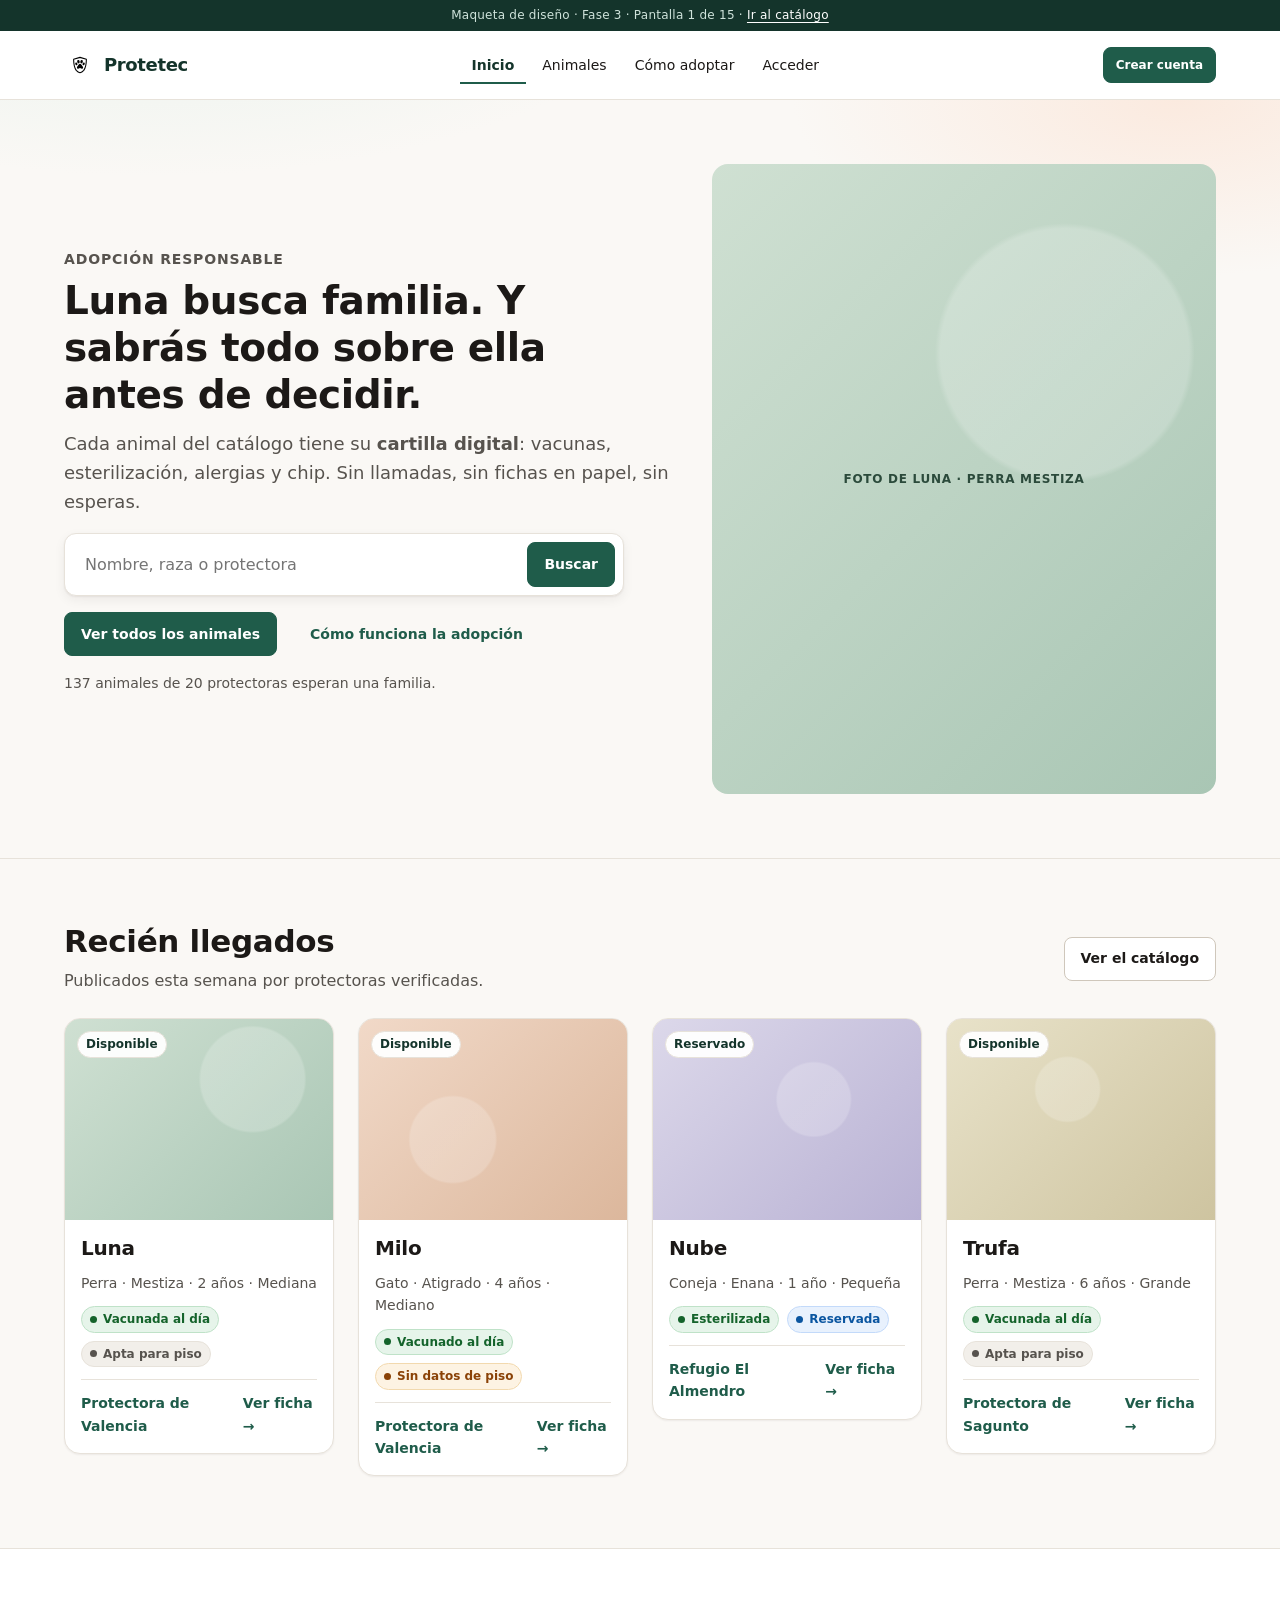
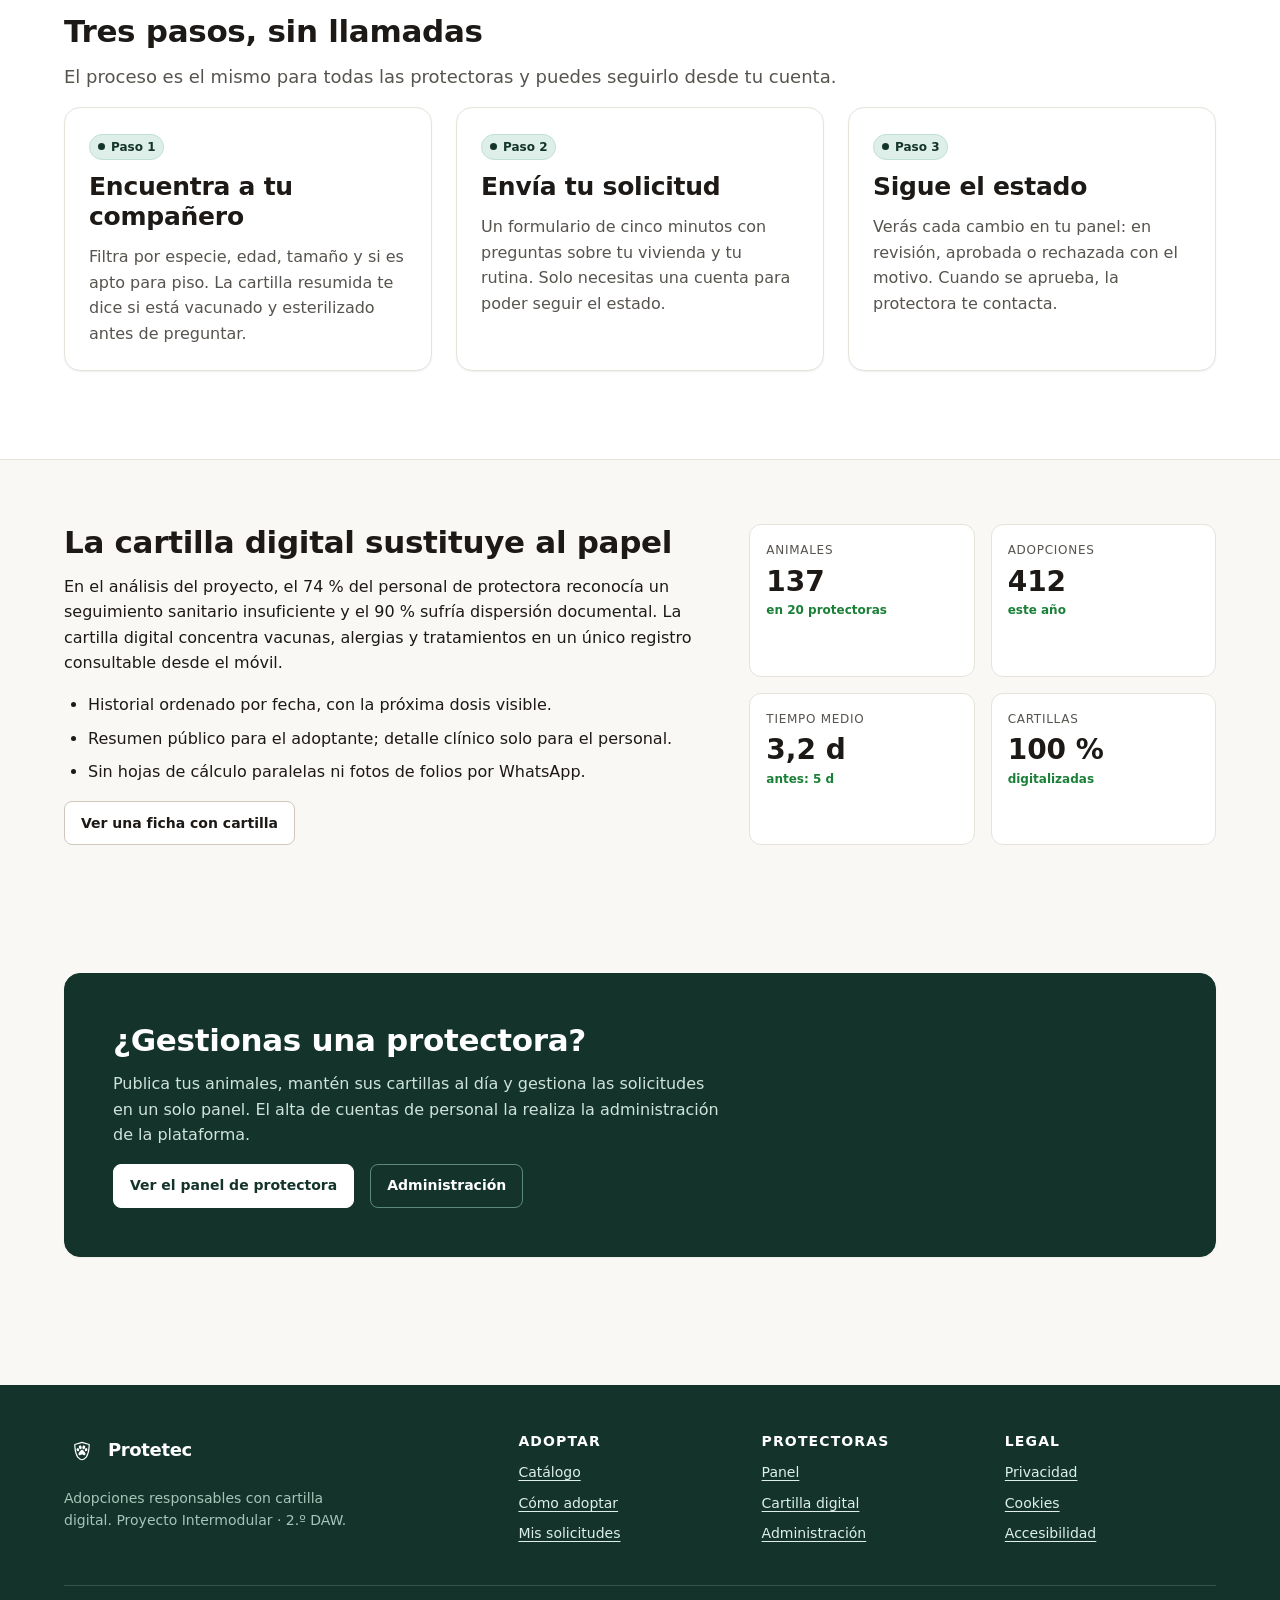
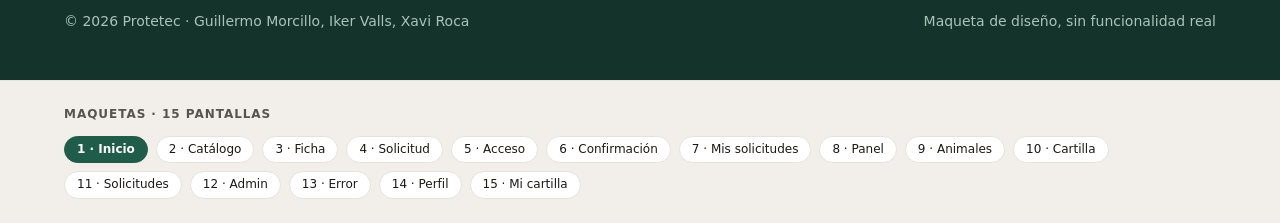
<file: docs/fase-3-diseno/mockups/index.html>
<!DOCTYPE html>
<html lang="es">
<head>
  <meta charset="utf-8">
  <meta name="viewport" content="width=device-width, initial-scale=1">
  <title>Protetec · Adopta con toda la información</title>
  <meta name="description" content="Catálogo de animales en adopción con cartilla digital. Encuentra a tu compañero y sigue el estado de tu solicitud sin llamadas.">
  <link rel="stylesheet" href="assets/estilos.css">
  <link rel="icon" href="assets/logo-protetec-negro.svg" type="image/svg+xml">
</head>
<body>
  <a class="skip-link" href="#contenido">Saltar al contenido</a>
  <div class="mock-banner">Maqueta de diseño · Fase 3 · Pantalla 1 de 15 · <a href="catalogo.html">Ir al catálogo</a></div>

  <header class="site-header">
    <div class="container site-header__inner">
      <a class="brand" href="index.html"><img class="brand__mark" src="assets/logo-protetec-negro.svg" alt="" width="32" height="32">Protetec</a>
      <nav class="nav" aria-label="Navegación principal">
        <a href="index.html" aria-current="page">Inicio</a>
        <a href="catalogo.html">Animales</a>
        <a href="#como-funciona">Cómo adoptar</a>
        <a href="acceso.html">Acceder</a>
      </nav>
      <div class="header-actions">
        <a class="btn btn--primary btn--sm" href="acceso.html">Crear cuenta</a>
        <button class="nav-toggle" data-nav-toggle aria-expanded="false" aria-controls="menu-movil">Menú</button>
      </div>
    </div>
    <div class="container">
      <nav id="menu-movil" class="mobile-nav" data-mobile-nav data-open="false" aria-label="Navegación móvil">
        <a href="index.html" aria-current="page">Inicio</a>
        <a href="catalogo.html">Animales</a>
        <a href="#como-funciona">Cómo adoptar</a>
        <a href="acceso.html">Acceder</a>
      </nav>
    </div>
  </header>

  <main id="contenido">
    <!-- Portada -->
    <section class="hero">
      <div class="container hero__grid">
        <div>
          <p class="small muted" style="margin-bottom:8px;font-weight:600;letter-spacing:.06em;text-transform:uppercase">Adopción responsable</p>
          <h1 class="hero__title">Luna busca familia. Y sabrás todo sobre ella antes de decidir.</h1>
          <p class="lead">Cada animal del catálogo tiene su <strong>cartilla digital</strong>: vacunas, esterilización, alergias y chip. Sin llamadas, sin fichas en papel, sin esperas.</p>
          <form class="searchbar" role="search" aria-label="Buscar animales" action="catalogo.html" method="get">
            <label class="visually-hidden" for="q">Buscar por nombre, raza o protectora</label>
            <input class="input" id="q" name="q" type="search" placeholder="Nombre, raza o protectora">
            <button class="btn btn--primary" type="submit">Buscar</button>
          </form>
          <div class="row mt-4">
            <a class="btn btn--primary" href="catalogo.html">Ver todos los animales</a>
            <a class="btn btn--ghost" href="#como-funciona">Cómo funciona la adopción</a>
          </div>
          <p class="small muted mt-4">137 animales de 20 protectoras esperan una familia.</p>
        </div>
        <div>
          <div class="photo photo--a photo--hero" role="img" aria-label="Luna, perra mestiza de pelo claro, sentada en el jardín de la protectora">
            Foto de Luna · perra mestiza
          </div>
        </div>
      </div>
    </section>

    <!-- Destacados -->
    <section class="section container">
      <div class="row row--between mb-5">
        <div>
          <h2 class="mb-0">Recién llegados</h2>
          <p class="muted mb-0 mt-2">Publicados esta semana por protectoras verificadas.</p>
        </div>
        <a class="btn" href="catalogo.html">Ver el catálogo</a>
      </div>

      <ul class="card-grid" style="list-style:none;padding:0;margin:0">
        <li>
          <a class="animal-card" href="ficha.html">
            <div class="animal-card__media">
              <div class="photo photo--a photo--card" role="img" aria-label="Luna, perra mestiza de pelo claro, sentada en el jardín"></div>
              <span class="animal-card__badge">Disponible</span>
            </div>
            <div class="animal-card__body">
              <h3 class="animal-card__title">Luna</h3>
              <p class="animal-card__meta mb-0">Perra · Mestiza · 2 años · Mediana</p>
              <div class="row" style="gap:8px">
                <span class="badge badge--ok">Vacunada al día</span>
                <span class="badge badge--neutral">Apta para piso</span>
              </div>
              <div class="animal-card__footer">
                <span>Protectora de Valencia</span>
                <span aria-hidden="true">Ver ficha →</span>
              </div>
            </div>
          </a>
        </li>
        <li>
          <a class="animal-card" href="ficha.html">
            <div class="animal-card__media">
              <div class="photo photo--b photo--card" role="img" aria-label="Milo, gato atigrado naranja, tumbado en un cojín"></div>
              <span class="animal-card__badge">Disponible</span>
            </div>
            <div class="animal-card__body">
              <h3 class="animal-card__title">Milo</h3>
              <p class="animal-card__meta mb-0">Gato · Atigrado · 4 años · Mediano</p>
              <div class="row" style="gap:8px">
                <span class="badge badge--ok">Vacunado al día</span>
                <span class="badge badge--warn">Sin datos de piso</span>
              </div>
              <div class="animal-card__footer">
                <span>Protectora de Valencia</span>
                <span aria-hidden="true">Ver ficha →</span>
              </div>
            </div>
          </a>
        </li>
        <li>
          <a class="animal-card" href="ficha.html">
            <div class="animal-card__media">
              <div class="photo photo--c photo--card" role="img" aria-label="Nube, coneja blanca de orejas largas, en el interior de la protectora"></div>
              <span class="animal-card__badge">Reservado</span>
            </div>
            <div class="animal-card__body">
              <h3 class="animal-card__title">Nube</h3>
              <p class="animal-card__meta mb-0">Coneja · Enana · 1 año · Pequeña</p>
              <div class="row" style="gap:8px">
                <span class="badge badge--ok">Esterilizada</span>
                <span class="badge badge--info">Reservada</span>
              </div>
              <div class="animal-card__footer">
                <span>Refugio El Almendro</span>
                <span aria-hidden="true">Ver ficha →</span>
              </div>
            </div>
          </a>
        </li>
        <li>
          <a class="animal-card" href="ficha.html">
            <div class="animal-card__media">
              <div class="photo photo--d photo--card" role="img" aria-label="Trufa, perra de raza indefinida de color canela, corriendo en el campo"></div>
              <span class="animal-card__badge">Disponible</span>
            </div>
            <div class="animal-card__body">
              <h3 class="animal-card__title">Trufa</h3>
              <p class="animal-card__meta mb-0">Perra · Mestiza · 6 años · Grande</p>
              <div class="row" style="gap:8px">
                <span class="badge badge--ok">Vacunada al día</span>
                <span class="badge badge--neutral">Apta para piso</span>
              </div>
              <div class="animal-card__footer">
                <span>Protectora de Sagunto</span>
                <span aria-hidden="true">Ver ficha →</span>
              </div>
            </div>
          </a>
        </li>
      </ul>
    </section>

    <!-- Cómo funciona -->
    <section class="section" id="como-funciona" style="background:var(--surface);border-block:1px solid var(--border)">
      <div class="container">
        <h2>Tres pasos, sin llamadas</h2>
        <p class="lead">El proceso es el mismo para todas las protectoras y puedes seguirlo desde tu cuenta.</p>
        <ol class="card-grid--3 card-grid" style="list-style:none;padding:0;counter-reset:paso">
          <li class="card"><div class="card__body">
            <p class="badge badge--brand" style="margin-bottom:12px">Paso 1</p>
            <h3>Encuentra a tu compañero</h3>
            <p class="muted mb-0">Filtra por especie, edad, tamaño y si es apto para piso. La cartilla resumida te dice si está vacunado y esterilizado antes de preguntar.</p>
          </div></li>
          <li class="card"><div class="card__body">
            <p class="badge badge--brand" style="margin-bottom:12px">Paso 2</p>
            <h3>Envía tu solicitud</h3>
            <p class="muted mb-0">Un formulario de cinco minutos con preguntas sobre tu vivienda y tu rutina. Solo necesitas una cuenta para poder seguir el estado.</p>
          </div></li>
          <li class="card"><div class="card__body">
            <p class="badge badge--brand" style="margin-bottom:12px">Paso 3</p>
            <h3>Sigue el estado</h3>
            <p class="muted mb-0">Verás cada cambio en tu panel: en revisión, aprobada o rechazada con el motivo. Cuando se aprueba, la protectora te contacta.</p>
          </div></li>
        </ol>
      </div>
    </section>

    <!-- Cifras -->
    <section class="section container">
      <div class="split split--2">
        <div>
          <h2>La cartilla digital sustituye al papel</h2>
          <p>En el análisis del proyecto, el 74 % del personal de protectora reconocía un seguimiento sanitario insuficiente y el 90 % sufría dispersión documental. La cartilla digital concentra vacunas, alergias y tratamientos en un único registro consultable desde el móvil.</p>
          <ul>
            <li>Historial ordenado por fecha, con la próxima dosis visible.</li>
            <li>Resumen público para el adoptante; detalle clínico solo para el personal.</li>
            <li>Sin hojas de cálculo paralelas ni fotos de folios por WhatsApp.</li>
          </ul>
          <a class="btn" href="ficha.html">Ver una ficha con cartilla</a>
        </div>
        <div class="stat-grid" style="grid-template-columns:1fr 1fr">
          <div class="stat"><p class="stat__label">Animales</p><p class="stat__value">137</p><p class="stat__delta">en 20 protectoras</p></div>
          <div class="stat"><p class="stat__label">Adopciones</p><p class="stat__value">412</p><p class="stat__delta">este año</p></div>
          <div class="stat"><p class="stat__label">Tiempo medio</p><p class="stat__value">3,2 d</p><p class="stat__delta">antes: 5 d</p></div>
          <div class="stat"><p class="stat__label">Cartillas</p><p class="stat__value">100 %</p><p class="stat__delta">digitalizadas</p></div>
        </div>
      </div>
    </section>

    <section class="section container">
      <div class="card" style="background:var(--primary-900);border-color:var(--primary-900);color:#fff">
        <div class="card__body" style="padding:var(--s-7)">
          <h2 style="color:#fff">¿Gestionas una protectora?</h2>
          <p style="color:#cfe3db;max-width:60ch">Publica tus animales, mantén sus cartillas al día y gestiona las solicitudes en un solo panel. El alta de cuentas de personal la realiza la administración de la plataforma.</p>
          <div class="row">
            <a class="btn" href="panel.html" style="background:#fff;border-color:#fff;color:var(--primary-900)">Ver el panel de protectora</a>
            <a class="btn" href="admin.html" style="background:transparent;border-color:#5c8a7a;color:#fff">Administración</a>
          </div>
        </div>
      </div>
    </section>
  </main>

  <footer class="site-footer">
    <div class="container">
      <div class="footer-grid">
        <div>
          <a class="brand" href="index.html" style="color:#fff"><img class="brand__mark" src="assets/logo-protetec-blanco.svg" alt="" width="32" height="32">Protetec</a>
          <p class="mt-3" style="color:#a8c4b9;max-width:32ch">Adopciones responsables con cartilla digital. Proyecto Intermodular · 2.º DAW.</p>
        </div>
        <div>
          <h4>Adoptar</h4>
          <ul>
            <li><a href="catalogo.html">Catálogo</a></li>
            <li><a href="#como-funciona">Cómo adoptar</a></li>
            <li><a href="mis-solicitudes.html">Mis solicitudes</a></li>
          </ul>
        </div>
        <div>
          <h4>Protectoras</h4>
          <ul>
            <li><a href="panel.html">Panel</a></li>
            <li><a href="cartilla.html">Cartilla digital</a></li>
            <li><a href="admin.html">Administración</a></li>
          </ul>
        </div>
        <div>
          <h4>Legal</h4>
          <ul>
            <li><a href="error.html">Privacidad</a></li>
            <li><a href="error.html">Cookies</a></li>
            <li><a href="error.html">Accesibilidad</a></li>
          </ul>
        </div>
      </div>
      <div class="footer-note">
        <span>© 2026 Protetec · Guillermo Morcillo, Iker Valls, Xavi Roca</span>
        <span>Maqueta de diseño, sin funcionalidad real</span>
      </div>
    </div>
  </footer>

  <nav class="mock-index" aria-label="Índice de maquetas de la fase 3">
    <div class="container">
      <p class="mock-index__title">Maquetas · 15 pantallas</p>
      <div class="chip-row" style="margin:0">
        <a class="chip" href="index.html" aria-current="page">1 · Inicio</a>
        <a class="chip" href="catalogo.html">2 · Catálogo</a>
        <a class="chip" href="ficha.html">3 · Ficha</a>
        <a class="chip" href="solicitud.html">4 · Solicitud</a>
        <a class="chip" href="acceso.html">5 · Acceso</a>
        <a class="chip" href="confirmacion.html">6 · Confirmación</a>
        <a class="chip" href="mis-solicitudes.html">7 · Mis solicitudes</a>
        <a class="chip" href="panel.html">8 · Panel</a>
        <a class="chip" href="panel-animales.html">9 · Animales</a>
        <a class="chip" href="cartilla.html">10 · Cartilla</a>
        <a class="chip" href="panel-solicitudes.html">11 · Solicitudes</a>
        <a class="chip" href="admin.html">12 · Admin</a>
        <a class="chip" href="error.html">13 · Error</a>
        <a class="chip" href="perfil.html">14 · Perfil</a>
        <a class="chip" href="mi-cartilla.html">15 · Mi cartilla</a>
      </div>
    </div>
  </nav>

  <script src="assets/app.js"></script>
</body>
</html>
</file>
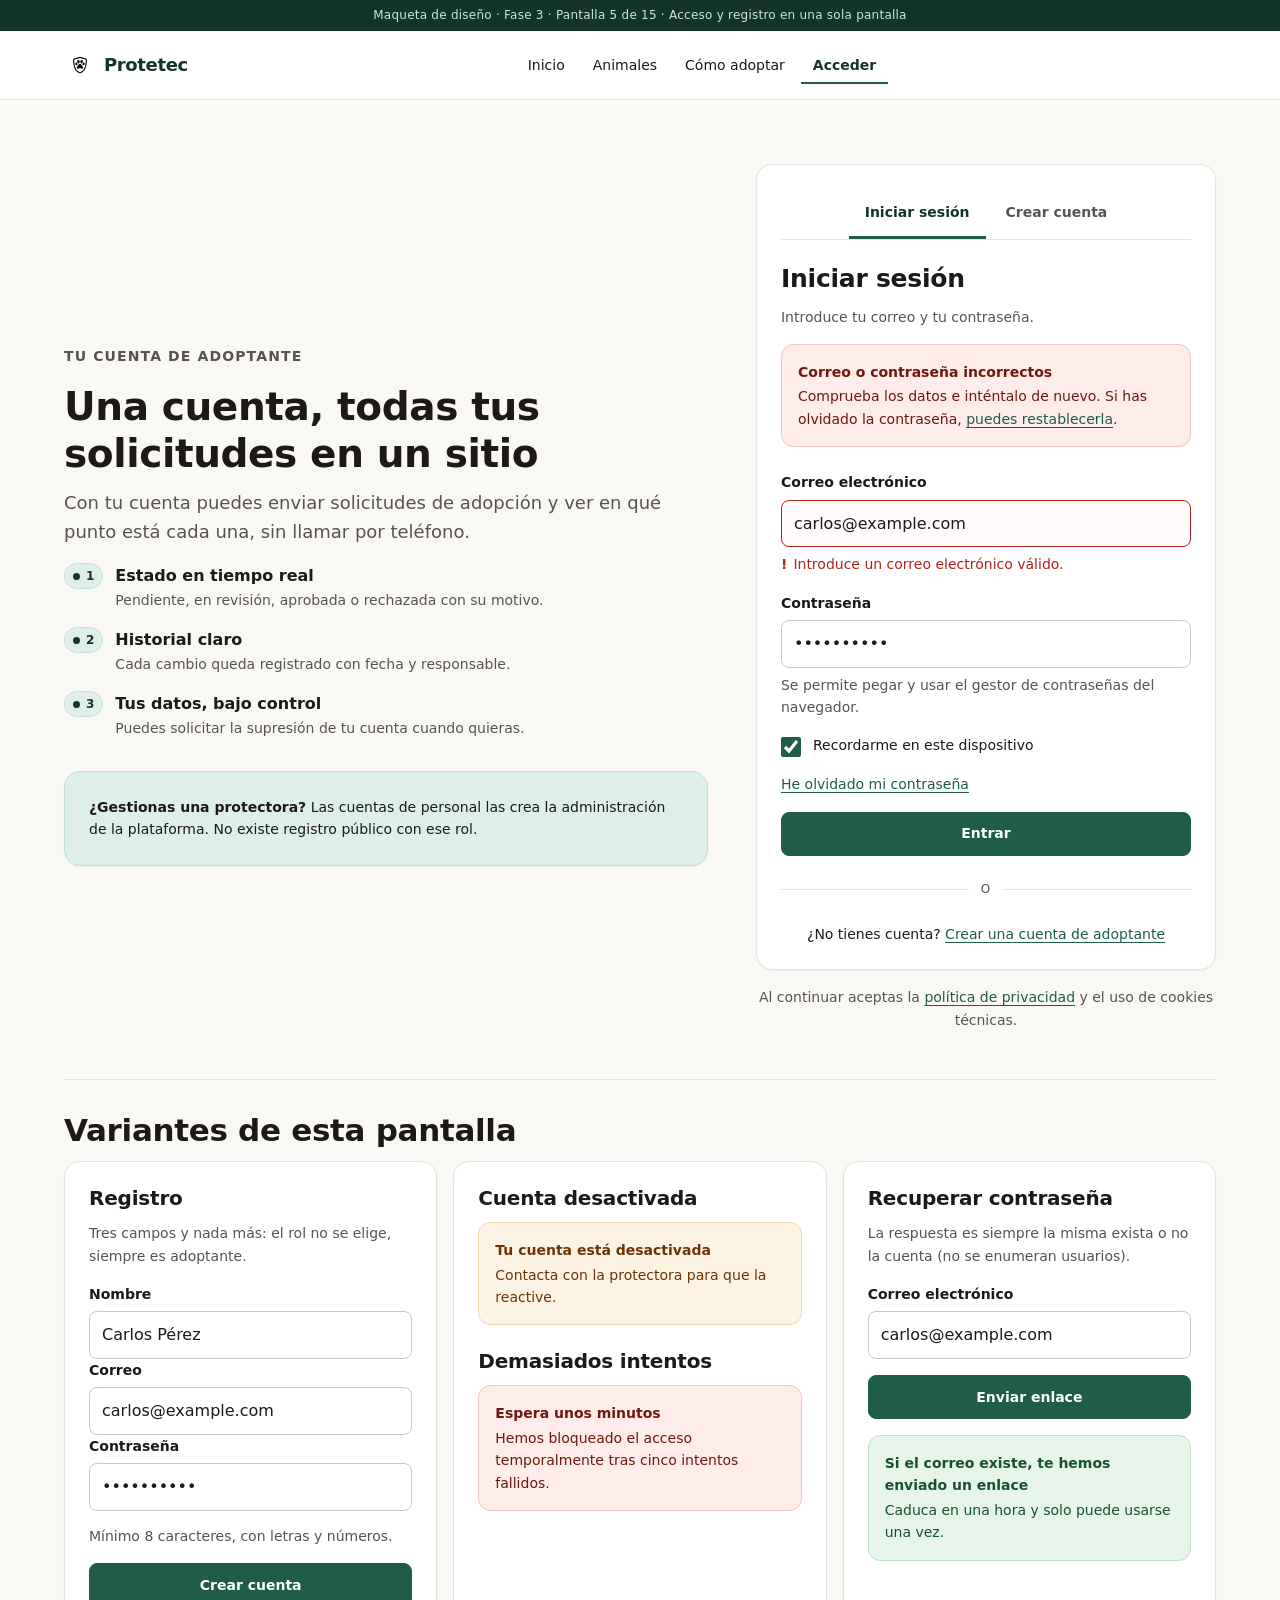
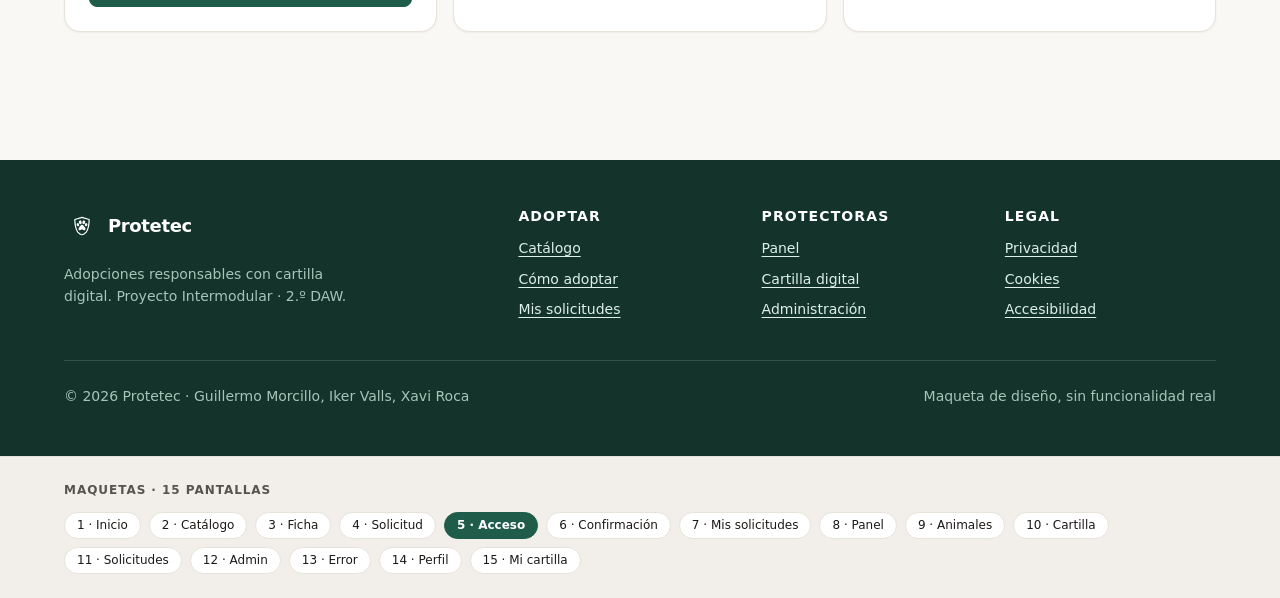
<file: docs/fase-3-diseno/mockups/acceso.html>
<!DOCTYPE html>
<html lang="es">
<head>
  <meta charset="utf-8">
  <meta name="viewport" content="width=device-width, initial-scale=1">
  <title>Acceder · Protetec</title>
  <meta name="description" content="Inicia sesión o crea tu cuenta de adoptante en Protetec.">
  <link rel="stylesheet" href="assets/estilos.css">
  <link rel="icon" href="assets/logo-protetec-negro.svg" type="image/svg+xml">
</head>
<body>
  <a class="skip-link" href="#contenido">Saltar al contenido</a>
  <div class="mock-banner">Maqueta de diseño · Fase 3 · Pantalla 5 de 15 · Acceso y registro en una sola pantalla</div>

  <header class="site-header">
    <div class="container site-header__inner">
      <a class="brand" href="index.html"><img class="brand__mark" src="assets/logo-protetec-negro.svg" alt="" width="32" height="32">Protetec</a>
      <nav class="nav" aria-label="Navegación principal">
        <a href="index.html">Inicio</a>
        <a href="catalogo.html">Animales</a>
        <a href="index.html#como-funciona">Cómo adoptar</a>
        <a href="acceso.html" aria-current="page">Acceder</a>
      </nav>
      <div class="header-actions">
        <button class="nav-toggle" data-nav-toggle aria-expanded="false" aria-controls="menu-movil">Menú</button>
      </div>
    </div>
    <div class="container">
      <nav id="menu-movil" class="mobile-nav" data-mobile-nav data-open="false" aria-label="Navegación móvil">
        <a href="index.html">Inicio</a>
        <a href="catalogo.html">Animales</a>
        <a href="index.html#como-funciona">Cómo adoptar</a>
        <a href="acceso.html" aria-current="page">Acceder</a>
      </nav>
    </div>
  </header>

  <main id="contenido" class="section">
    <div class="container">
      <div class="split split--2" style="align-items:center;gap:var(--s-7)">
        <!-- Panel informativo -->
        <div>
          <p class="small muted" style="text-transform:uppercase;letter-spacing:.08em;font-weight:700">Tu cuenta de adoptante</p>
          <h1>Una cuenta, todas tus solicitudes en un sitio</h1>
          <p class="lead">Con tu cuenta puedes enviar solicitudes de adopción y ver en qué punto está cada una, sin llamar por teléfono.</p>

          <ul style="list-style:none;padding:0;margin:0 0 var(--s-6)">
            <li class="row" style="gap:var(--s-3);align-items:flex-start;margin-bottom:var(--s-4)">
              <span class="badge badge--brand" aria-hidden="true">1</span>
              <div><strong>Estado en tiempo real</strong><p class="small muted mb-0">Pendiente, en revisión, aprobada o rechazada con su motivo.</p></div>
            </li>
            <li class="row" style="gap:var(--s-3);align-items:flex-start;margin-bottom:var(--s-4)">
              <span class="badge badge--brand" aria-hidden="true">2</span>
              <div><strong>Historial claro</strong><p class="small muted mb-0">Cada cambio queda registrado con fecha y responsable.</p></div>
            </li>
            <li class="row" style="gap:var(--s-3);align-items:flex-start">
              <span class="badge badge--brand" aria-hidden="true">3</span>
              <div><strong>Tus datos, bajo control</strong><p class="small muted mb-0">Puedes solicitar la supresión de tu cuenta cuando quieras.</p></div>
            </li>
          </ul>

          <div class="card" style="background:var(--primary-100);border-color:#bfe0d5">
            <div class="card__body">
              <p class="small mb-0"><strong>¿Gestionas una protectora?</strong> Las cuentas de personal las crea la administración de la plataforma. No existe registro público con ese rol.</p>
            </div>
          </div>
        </div>

        <!-- Formulario -->
        <div>
          <div class="card">
            <div class="card__body">
              <div class="tabs" role="tablist" aria-label="Acceso o registro" style="justify-content:center">
                <a href="#acceder" role="tab" aria-current="page">Iniciar sesión</a>
                <a href="#registro" role="tab">Crear cuenta</a>
              </div>

              <h2 style="font-size:var(--fs-h3)">Iniciar sesión</h2>
              <p class="small muted">Introduce tu correo y tu contraseña.</p>

              <div class="alert alert--error" role="alert">
                <div>
                  <strong>Correo o contraseña incorrectos</strong>
                  Comprueba los datos e inténtalo de nuevo. Si has olvidado la contraseña, <a href="#recuperar">puedes restablecerla</a>.
                </div>
              </div>

              <form data-demo-form novalidate>
                <div class="field">
                  <label class="label" for="email">Correo electrónico</label>
                  <input class="input" id="email" name="email" type="email" inputmode="email" autocomplete="email"
                         value="carlos@example.com" aria-invalid="true" aria-describedby="email-error">
                  <p class="error-msg" id="email-error">Introduce un correo electrónico válido.</p>
                </div>

                <div class="field">
                  <label class="label" for="password">Contraseña</label>
                  <input class="input" id="password" name="password" type="password" autocomplete="current-password" value="adopta2026">
                  <p class="hint">Se permite pegar y usar el gestor de contraseñas del navegador.</p>
                </div>

                <div class="row row--between mb-4">
                  <label class="check"><input type="checkbox" checked> <span>Recordarme en este dispositivo</span></label>
                  <a class="small" href="#recuperar">He olvidado mi contraseña</a>
                </div>

                <button class="btn btn--primary btn--block" type="submit" data-submit>Entrar</button>

                <div class="alert alert--success mt-4" data-form-status hidden tabindex="-1">
                  <div><strong>Simulación de acceso correcto</strong>En la aplicación real se abriría “Mis solicitudes”. <a href="mis-solicitudes.html">Ver esa pantalla</a>.</div>
                </div>
              </form>

              <div class="divider-label">o</div>

              <p class="small text-center mb-0">¿No tienes cuenta? <a href="#registro">Crear una cuenta de adoptante</a></p>
            </div>
          </div>

          <p class="small muted text-center mt-4">Al continuar aceptas la <a href="error.html">política de privacidad</a> y el uso de cookies técnicas.</p>
        </div>
      </div>

      <!-- Estados y variantes -->
      <hr>
      <h2>Variantes de esta pantalla</h2>
      <div class="demo-grid">
        <div class="card"><div class="card__body">
          <h3 style="font-size:var(--fs-h4)">Registro</h3>
          <p class="small muted mb-3">Tres campos y nada más: el rol no se elige, siempre es adoptante.</p>
          <label class="label" for="r-nombre">Nombre</label>
          <input class="input mb-3" id="r-nombre" value="Carlos Pérez">
          <label class="label" for="r-email">Correo</label>
          <input class="input mb-3" id="r-email" type="email" value="carlos@example.com">
          <label class="label" for="r-pass">Contraseña</label>
          <input class="input mb-2" id="r-pass" type="password" value="Adopta2026" aria-describedby="r-pass-hint">
          <p class="hint" id="r-pass-hint">Mínimo 8 caracteres, con letras y números.</p>
          <button class="btn btn--primary btn--block mt-4" type="button">Crear cuenta</button>
        </div></div>

        <div class="card"><div class="card__body">
          <h3 style="font-size:var(--fs-h4)">Cuenta desactivada</h3>
          <div class="alert alert--warn"><div><strong>Tu cuenta está desactivada</strong>Contacta con la protectora para que la reactive.</div></div>
          <h3 style="font-size:var(--fs-h4)" class="mt-4">Demasiados intentos</h3>
          <div class="alert alert--error mb-0"><div><strong>Espera unos minutos</strong>Hemos bloqueado el acceso temporalmente tras cinco intentos fallidos.</div></div>
        </div></div>

        <div class="card"><div class="card__body">
          <h3 style="font-size:var(--fs-h4)">Recuperar contraseña</h3>
          <p class="small muted mb-3">La respuesta es siempre la misma exista o no la cuenta (no se enumeran usuarios).</p>
          <label class="label" for="rec-email">Correo electrónico</label>
          <input class="input mb-4" id="rec-email" type="email" value="carlos@example.com">
          <button class="btn btn--primary btn--block" type="button">Enviar enlace</button>
          <div class="alert alert--success mt-4 mb-0"><div><strong>Si el correo existe, te hemos enviado un enlace</strong>Caduca en una hora y solo puede usarse una vez.</div></div>
        </div></div>
      </div>
    </div>
  </main>

  <footer class="site-footer">
    <div class="container">
      <div class="footer-grid">
        <div>
          <a class="brand" href="index.html" style="color:#fff"><img class="brand__mark" src="assets/logo-protetec-blanco.svg" alt="" width="32" height="32">Protetec</a>
          <p class="mt-3" style="color:#a8c4b9;max-width:32ch">Adopciones responsables con cartilla digital. Proyecto Intermodular · 2.º DAW.</p>
        </div>
        <div><h4>Adoptar</h4><ul><li><a href="catalogo.html">Catálogo</a></li><li><a href="index.html#como-funciona">Cómo adoptar</a></li><li><a href="mis-solicitudes.html">Mis solicitudes</a></li></ul></div>
        <div><h4>Protectoras</h4><ul><li><a href="panel.html">Panel</a></li><li><a href="cartilla.html">Cartilla digital</a></li><li><a href="admin.html">Administración</a></li></ul></div>
        <div><h4>Legal</h4><ul><li><a href="error.html">Privacidad</a></li><li><a href="error.html">Cookies</a></li><li><a href="error.html">Accesibilidad</a></li></ul></div>
      </div>
      <div class="footer-note">
        <span>© 2026 Protetec · Guillermo Morcillo, Iker Valls, Xavi Roca</span>
        <span>Maqueta de diseño, sin funcionalidad real</span>
      </div>
    </div>
  </footer>

  <nav class="mock-index" aria-label="Índice de maquetas de la fase 3">
    <div class="container">
      <p class="mock-index__title">Maquetas · 15 pantallas</p>
      <div class="chip-row" style="margin:0">
        <a class="chip" href="index.html">1 · Inicio</a>
        <a class="chip" href="catalogo.html">2 · Catálogo</a>
        <a class="chip" href="ficha.html">3 · Ficha</a>
        <a class="chip" href="solicitud.html">4 · Solicitud</a>
        <a class="chip" href="acceso.html" aria-current="page">5 · Acceso</a>
        <a class="chip" href="confirmacion.html">6 · Confirmación</a>
        <a class="chip" href="mis-solicitudes.html">7 · Mis solicitudes</a>
        <a class="chip" href="panel.html">8 · Panel</a>
        <a class="chip" href="panel-animales.html">9 · Animales</a>
        <a class="chip" href="cartilla.html">10 · Cartilla</a>
        <a class="chip" href="panel-solicitudes.html">11 · Solicitudes</a>
        <a class="chip" href="admin.html">12 · Admin</a>
        <a class="chip" href="error.html">13 · Error</a>
        <a class="chip" href="perfil.html">14 · Perfil</a>
        <a class="chip" href="mi-cartilla.html">15 · Mi cartilla</a>
      </div>
    </div>
  </nav>

  <script src="assets/app.js"></script>
</body>
</html>
</file>
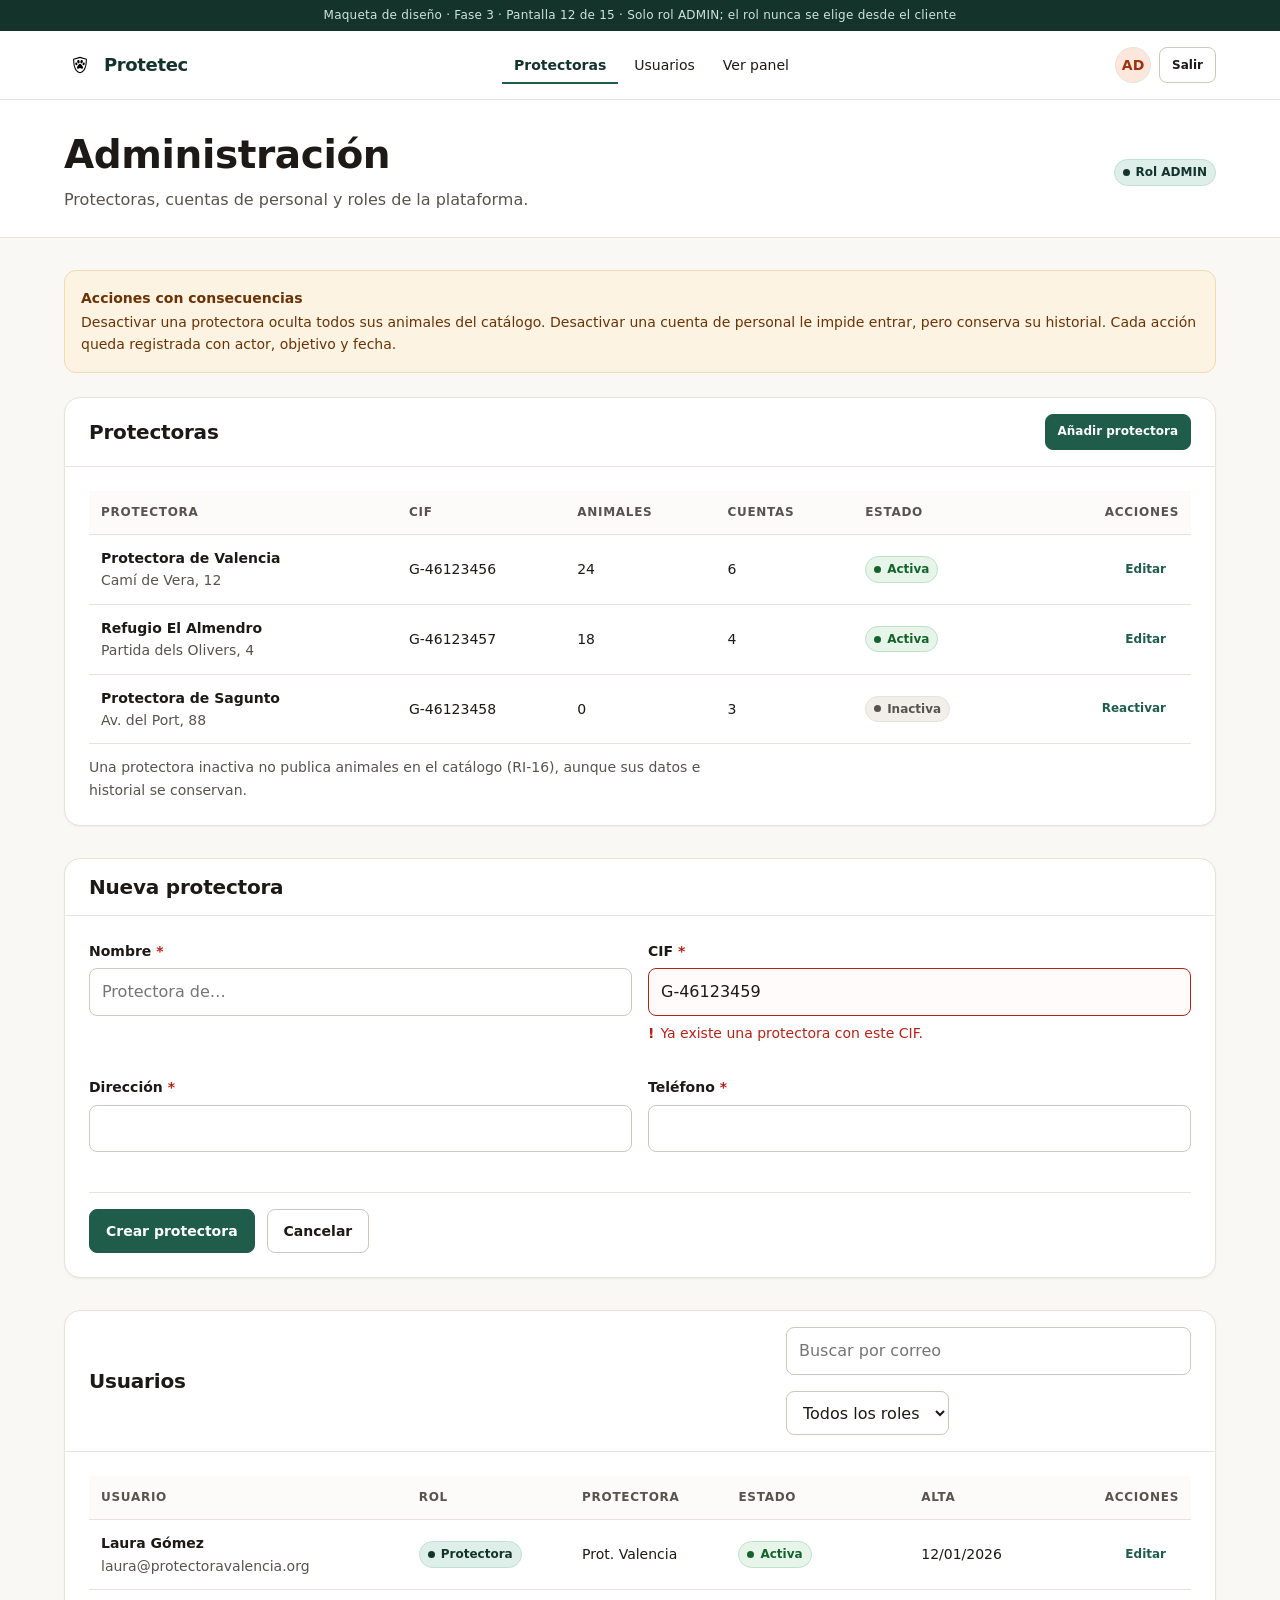
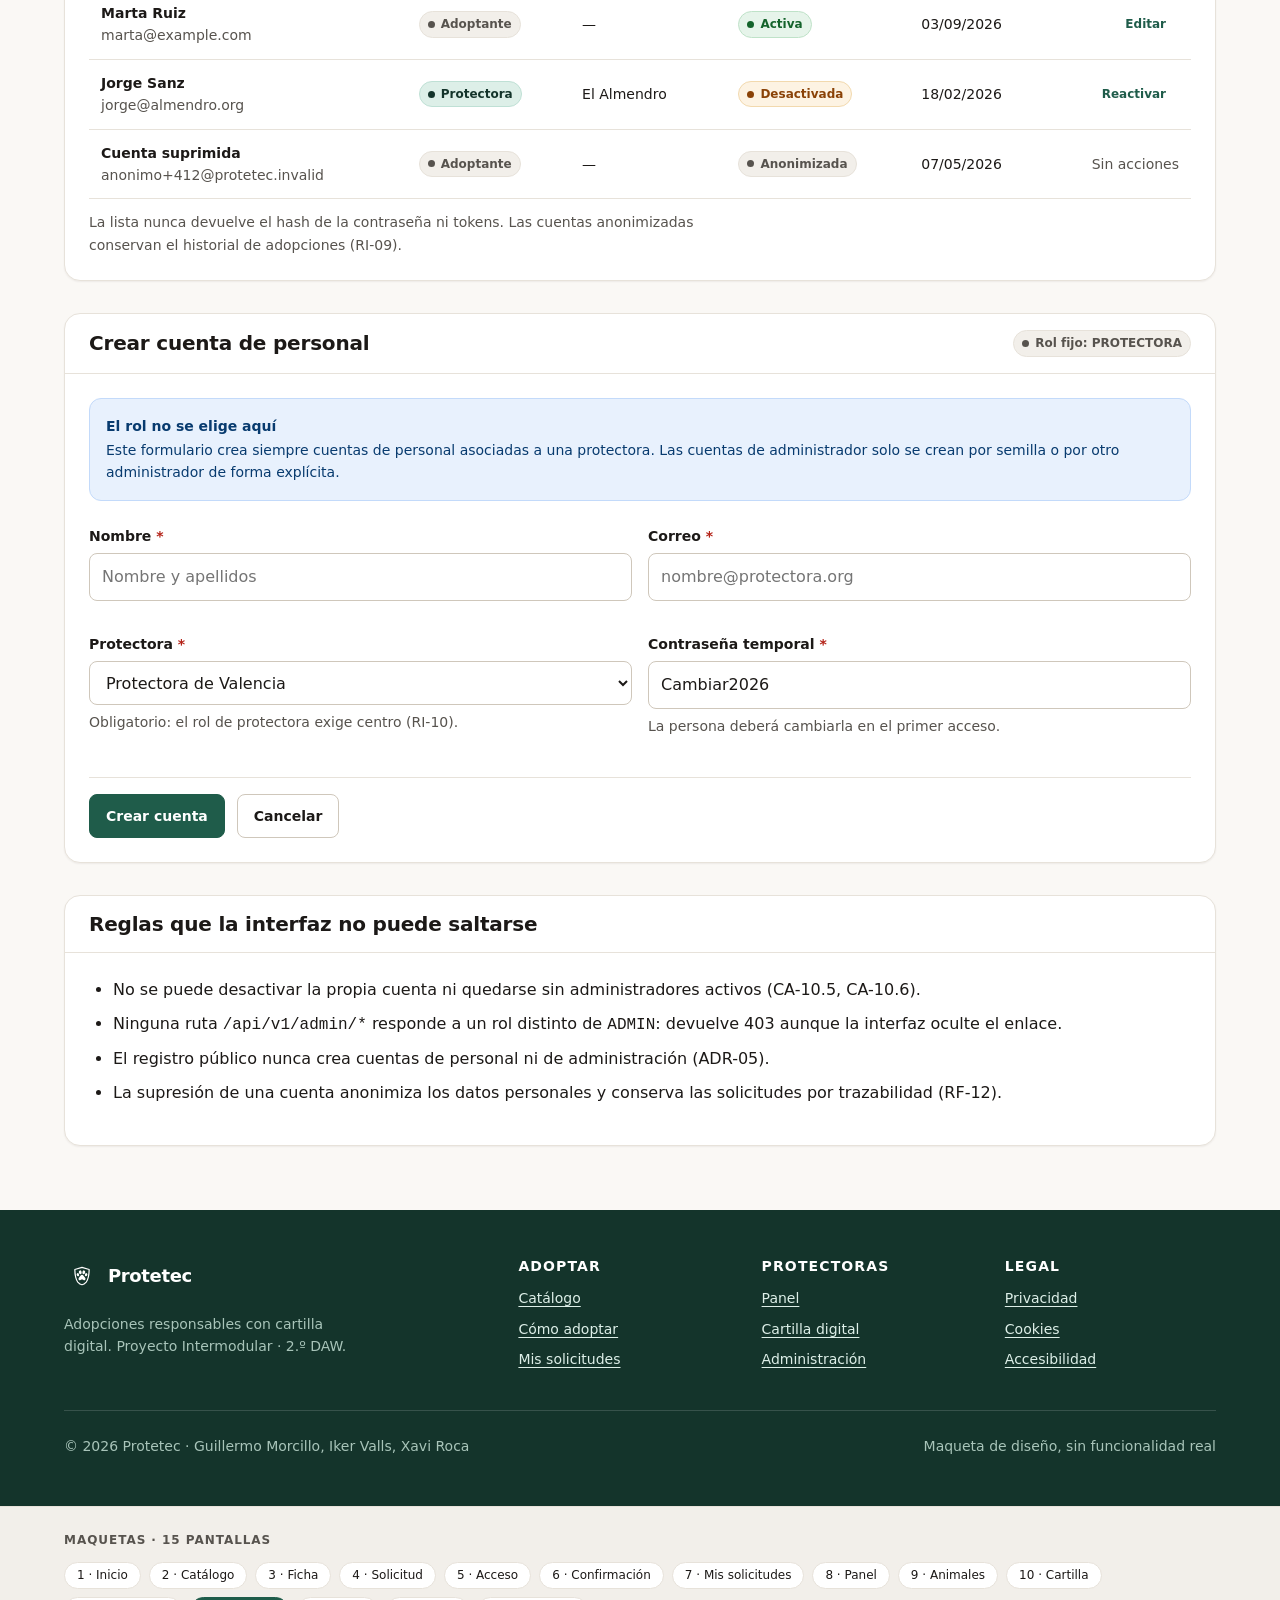
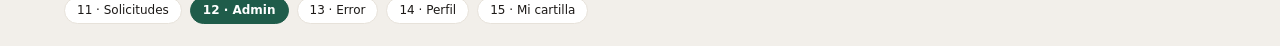
<file: docs/fase-3-diseno/mockups/admin.html>
<!DOCTYPE html>
<html lang="es">
<head>
  <meta charset="utf-8">
  <meta name="viewport" content="width=device-width, initial-scale=1">
  <title>Administración · Protetec</title>
  <meta name="description" content="Administración de protectoras y cuentas de la plataforma.">
  <link rel="stylesheet" href="assets/estilos.css">
  <link rel="icon" href="assets/logo-protetec-negro.svg" type="image/svg+xml">
</head>
<body>
  <a class="skip-link" href="#contenido">Saltar al contenido</a>
  <div class="mock-banner">Maqueta de diseño · Fase 3 · Pantalla 12 de 15 · Solo rol ADMIN; el rol nunca se elige desde el cliente</div>

  <header class="site-header">
    <div class="container site-header__inner">
      <a class="brand" href="index.html"><img class="brand__mark" src="assets/logo-protetec-negro.svg" alt="" width="32" height="32">Protetec</a>
      <nav class="nav" aria-label="Navegación de administración">
        <a href="admin.html" aria-current="page">Protectoras</a>
        <a href="admin.html#usuarios">Usuarios</a>
        <a href="panel.html">Ver panel</a>
      </nav>
      <div class="header-actions">
        <span class="avatar" aria-hidden="true" style="background:var(--accent-100);color:var(--accent-700)">AD</span>
        <a class="btn btn--sm" href="acceso.html">Salir</a>
        <button class="nav-toggle" data-nav-toggle aria-expanded="false" aria-controls="menu-movil">Menú</button>
      </div>
    </div>
    <div class="container">
      <nav id="menu-movil" class="mobile-nav" data-mobile-nav data-open="false" aria-label="Navegación móvil de administración">
        <a href="admin.html" aria-current="page">Protectoras</a>
        <a href="admin.html#usuarios">Usuarios</a>
        <a href="panel.html">Ver panel</a>
        <a href="acceso.html">Salir</a>
      </nav>
    </div>
  </header>

  <main id="contenido">
    <div class="page-head">
      <div class="container">
        <div class="row row--between">
          <div>
            <h1>Administración</h1>
            <p>Protectoras, cuentas de personal y roles de la plataforma.</p>
          </div>
          <span class="badge badge--brand">Rol ADMIN</span>
        </div>
      </div>
    </div>

    <div class="container">
      <div class="alert alert--warn">
        <div>
          <strong>Acciones con consecuencias</strong>
          Desactivar una protectora oculta todos sus animales del catálogo. Desactivar una cuenta de personal le impide entrar, pero conserva su historial. Cada acción queda registrada con actor, objetivo y fecha.
        </div>
      </div>

      <!-- Protectoras -->
      <section class="card mb-6" aria-labelledby="titulo-protectoras">
        <div class="card__header">
          <h2 id="titulo-protectoras">Protectoras</h2>
          <button class="btn btn--sm btn--primary" type="button">Añadir protectora</button>
        </div>
        <div class="card__body">
          <div class="table-wrap">
            <table class="table table--stack">
              <caption class="visually-hidden">Protectoras registradas en la plataforma</caption>
              <thead>
                <tr><th scope="col">Protectora</th><th scope="col">CIF</th><th scope="col">Animales</th><th scope="col">Cuentas</th><th scope="col">Estado</th><th scope="col" class="actions">Acciones</th></tr>
              </thead>
              <tbody>
                <tr>
                  <td data-label="Protectora"><span style="font-weight:600">Protectora de Valencia</span><br><span class="small muted">Camí de Vera, 12</span></td>
                  <td data-label="CIF">G-46123456</td>
                  <td data-label="Animales" class="num">24</td>
                  <td data-label="Cuentas" class="num">6</td>
                  <td data-label="Estado"><span class="badge badge--ok">Activa</span></td>
                  <td data-label="Acciones" class="actions"><button class="btn btn--sm btn--ghost" type="button">Editar</button></td>
                </tr>
                <tr>
                  <td data-label="Protectora"><span style="font-weight:600">Refugio El Almendro</span><br><span class="small muted">Partida dels Olivers, 4</span></td>
                  <td data-label="CIF">G-46123457</td>
                  <td data-label="Animales" class="num">18</td>
                  <td data-label="Cuentas" class="num">4</td>
                  <td data-label="Estado"><span class="badge badge--ok">Activa</span></td>
                  <td data-label="Acciones" class="actions"><button class="btn btn--sm btn--ghost" type="button">Editar</button></td>
                </tr>
                <tr>
                  <td data-label="Protectora"><span style="font-weight:600">Protectora de Sagunto</span><br><span class="small muted">Av. del Port, 88</span></td>
                  <td data-label="CIF">G-46123458</td>
                  <td data-label="Animales" class="num">0</td>
                  <td data-label="Cuentas" class="num">3</td>
                  <td data-label="Estado"><span class="badge badge--neutral">Inactiva</span></td>
                  <td data-label="Acciones" class="actions"><button class="btn btn--sm btn--ghost" type="button">Reactivar</button></td>
                </tr>
              </tbody>
            </table>
          </div>
          <p class="small muted mt-3 mb-0">Una protectora inactiva no publica animales en el catálogo (RI-16), aunque sus datos e historial se conservan.</p>
        </div>
      </section>

      <!-- Alta de protectora -->
      <section class="card mb-6" aria-labelledby="titulo-nueva-protectora">
        <div class="card__header"><h2 id="titulo-nueva-protectora">Nueva protectora</h2></div>
        <div class="card__body">
          <form data-demo-form novalidate>
            <div class="form-grid form-grid--2">
              <div class="field">
                <label class="label" for="p-nombre">Nombre <span class="req" aria-hidden="true">*</span></label>
                <input class="input" id="p-nombre" placeholder="Protectora de…">
              </div>
              <div class="field">
                <label class="label" for="p-cif">CIF <span class="req" aria-hidden="true">*</span></label>
                <input class="input" id="p-cif" value="G-46123459" aria-invalid="true" aria-describedby="cif-error">
                <p class="error-msg" id="cif-error">Ya existe una protectora con este CIF.</p>
              </div>
              <div class="field">
                <label class="label" for="p-dir">Dirección <span class="req" aria-hidden="true">*</span></label>
                <input class="input" id="p-dir">
              </div>
              <div class="field">
                <label class="label" for="p-tel">Teléfono <span class="req" aria-hidden="true">*</span></label>
                <input class="input" id="p-tel" type="tel" inputmode="tel">
              </div>
            </div>
            <div class="form-actions">
              <button class="btn btn--primary" type="submit" data-submit>Crear protectora</button>
              <button class="btn" type="button">Cancelar</button>
            </div>
            <div class="alert alert--success mt-5" data-form-status hidden tabindex="-1">
              <div><strong>Simulación: protectora creada</strong>Podrás asignarle cuentas de personal a continuación.</div>
            </div>
          </form>
        </div>
      </section>

      <!-- Usuarios -->
      <section class="card mb-6" id="usuarios" aria-labelledby="titulo-usuarios">
        <div class="card__header">
          <h2 id="titulo-usuarios">Usuarios</h2>
          <div class="row">
            <input class="input" type="search" placeholder="Buscar por correo" aria-label="Buscar usuario por correo" style="min-width:220px">
            <select class="select" aria-label="Filtrar por rol" style="width:auto">
              <option>Todos los roles</option>
              <option>Administrador</option>
              <option>Protectora</option>
              <option>Adoptante</option>
            </select>
          </div>
        </div>
        <div class="card__body">
          <div class="table-wrap">
            <table class="table table--stack">
              <caption class="visually-hidden">Cuentas de usuario de la plataforma</caption>
              <thead>
                <tr><th scope="col">Usuario</th><th scope="col">Rol</th><th scope="col">Protectora</th><th scope="col">Estado</th><th scope="col">Alta</th><th scope="col" class="actions">Acciones</th></tr>
              </thead>
              <tbody>
                <tr>
                  <td data-label="Usuario"><span style="font-weight:600">Laura Gómez</span><br><span class="small muted">laura@protectoravalencia.org</span></td>
                  <td data-label="Rol"><span class="badge badge--brand">Protectora</span></td>
                  <td data-label="Protectora">Prot. Valencia</td>
                  <td data-label="Estado"><span class="badge badge--ok">Activa</span></td>
                  <td data-label="Alta" class="num">12/01/2026</td>
                  <td data-label="Acciones" class="actions"><button class="btn btn--sm btn--ghost" type="button">Editar</button></td>
                </tr>
                <tr>
                  <td data-label="Usuario"><span style="font-weight:600">Marta Ruiz</span><br><span class="small muted">marta@example.com</span></td>
                  <td data-label="Rol"><span class="badge badge--neutral">Adoptante</span></td>
                  <td data-label="Protectora">—</td>
                  <td data-label="Estado"><span class="badge badge--ok">Activa</span></td>
                  <td data-label="Alta" class="num">03/09/2026</td>
                  <td data-label="Acciones" class="actions"><button class="btn btn--sm btn--ghost" type="button">Editar</button></td>
                </tr>
                <tr>
                  <td data-label="Usuario"><span style="font-weight:600">Jorge Sanz</span><br><span class="small muted">jorge@almendro.org</span></td>
                  <td data-label="Rol"><span class="badge badge--brand">Protectora</span></td>
                  <td data-label="Protectora">El Almendro</td>
                  <td data-label="Estado"><span class="badge badge--warn">Desactivada</span></td>
                  <td data-label="Alta" class="num">18/02/2026</td>
                  <td data-label="Acciones" class="actions"><button class="btn btn--sm btn--ghost" type="button">Reactivar</button></td>
                </tr>
                <tr>
                  <td data-label="Usuario"><span style="font-weight:600">Cuenta suprimida</span><br><span class="small muted">anonimo+412@protetec.invalid</span></td>
                  <td data-label="Rol"><span class="badge badge--neutral">Adoptante</span></td>
                  <td data-label="Protectora">—</td>
                  <td data-label="Estado"><span class="badge badge--neutral">Anonimizada</span></td>
                  <td data-label="Alta" class="num">07/05/2026</td>
                  <td data-label="Acciones" class="actions"><span class="small muted">Sin acciones</span></td>
                </tr>
              </tbody>
            </table>
          </div>
          <p class="small muted mt-3 mb-0">La lista nunca devuelve el hash de la contraseña ni tokens. Las cuentas anonimizadas conservan el historial de adopciones (RI-09).</p>
        </div>
      </section>

      <!-- Alta de personal -->
      <section class="card mb-6" aria-labelledby="titulo-nuevo-usuario">
        <div class="card__header">
          <h2 id="titulo-nuevo-usuario">Crear cuenta de personal</h2>
          <span class="badge badge--neutral">Rol fijo: PROTECTORA</span>
        </div>
        <div class="card__body">
          <div class="alert alert--info">
            <div>
              <strong>El rol no se elige aquí</strong>
              Este formulario crea siempre cuentas de personal asociadas a una protectora. Las cuentas de administrador solo se crean por semilla o por otro administrador de forma explícita.
            </div>
          </div>
          <form data-demo-form novalidate>
            <div class="form-grid form-grid--2">
              <div class="field">
                <label class="label" for="u-nombre">Nombre <span class="req" aria-hidden="true">*</span></label>
                <input class="input" id="u-nombre" placeholder="Nombre y apellidos">
              </div>
              <div class="field">
                <label class="label" for="u-email">Correo <span class="req" aria-hidden="true">*</span></label>
                <input class="input" id="u-email" type="email" inputmode="email" placeholder="nombre@protectora.org">
              </div>
              <div class="field">
                <label class="label" for="u-prot">Protectora <span class="req" aria-hidden="true">*</span></label>
                <select class="select" id="u-prot" aria-describedby="u-prot-hint">
                  <option value="">Selecciona</option>
                  <option selected>Protectora de Valencia</option>
                  <option>Refugio El Almendro</option>
                </select>
                <p class="hint" id="u-prot-hint">Obligatorio: el rol de protectora exige centro (RI-10).</p>
              </div>
              <div class="field">
                <label class="label" for="u-pass">Contraseña temporal <span class="req" aria-hidden="true">*</span></label>
                <input class="input" id="u-pass" value="Cambiar2026">
                <p class="hint">La persona deberá cambiarla en el primer acceso.</p>
              </div>
            </div>
            <div class="form-actions">
              <button class="btn btn--primary" type="submit" data-submit>Crear cuenta</button>
              <button class="btn" type="button">Cancelar</button>
            </div>
            <div class="alert alert--success mt-5" data-form-status hidden tabindex="-1">
              <div><strong>Simulación: cuenta creada</strong>Se habría enviado la contraseña temporal por el cauce acordado con la protectora.</div>
            </div>
          </form>
        </div>
      </section>

      <!-- Reglas de la administración -->
      <section class="card" aria-labelledby="reglas-admin">
        <div class="card__header"><h2 id="reglas-admin">Reglas que la interfaz no puede saltarse</h2></div>
        <div class="card__body">
          <ul>
            <li>No se puede desactivar la propia cuenta ni quedarse sin administradores activos (CA-10.5, CA-10.6).</li>
            <li>Ninguna ruta <code>/api/v1/admin/*</code> responde a un rol distinto de <code>ADMIN</code>: devuelve 403 aunque la interfaz oculte el enlace.</li>
            <li>El registro público nunca crea cuentas de personal ni de administración (ADR-05).</li>
            <li>La supresión de una cuenta anonimiza los datos personales y conserva las solicitudes por trazabilidad (RF-12).</li>
          </ul>
        </div>
      </section>
    </div>
  </main>

  <footer class="site-footer">
    <div class="container">
      <div class="footer-grid">
        <div>
          <a class="brand" href="index.html" style="color:#fff"><img class="brand__mark" src="assets/logo-protetec-blanco.svg" alt="" width="32" height="32">Protetec</a>
          <p class="mt-3" style="color:#a8c4b9;max-width:32ch">Adopciones responsables con cartilla digital. Proyecto Intermodular · 2.º DAW.</p>
        </div>
        <div><h4>Adoptar</h4><ul><li><a href="catalogo.html">Catálogo</a></li><li><a href="index.html#como-funciona">Cómo adoptar</a></li><li><a href="mis-solicitudes.html">Mis solicitudes</a></li></ul></div>
        <div><h4>Protectoras</h4><ul><li><a href="panel.html">Panel</a></li><li><a href="cartilla.html">Cartilla digital</a></li><li><a href="admin.html">Administración</a></li></ul></div>
        <div><h4>Legal</h4><ul><li><a href="error.html">Privacidad</a></li><li><a href="error.html">Cookies</a></li><li><a href="error.html">Accesibilidad</a></li></ul></div>
      </div>
      <div class="footer-note">
        <span>© 2026 Protetec · Guillermo Morcillo, Iker Valls, Xavi Roca</span>
        <span>Maqueta de diseño, sin funcionalidad real</span>
      </div>
    </div>
  </footer>

  <nav class="mock-index" aria-label="Índice de maquetas de la fase 3">
    <div class="container">
      <p class="mock-index__title">Maquetas · 15 pantallas</p>
      <div class="chip-row" style="margin:0">
        <a class="chip" href="index.html">1 · Inicio</a>
        <a class="chip" href="catalogo.html">2 · Catálogo</a>
        <a class="chip" href="ficha.html">3 · Ficha</a>
        <a class="chip" href="solicitud.html">4 · Solicitud</a>
        <a class="chip" href="acceso.html">5 · Acceso</a>
        <a class="chip" href="confirmacion.html">6 · Confirmación</a>
        <a class="chip" href="mis-solicitudes.html">7 · Mis solicitudes</a>
        <a class="chip" href="panel.html">8 · Panel</a>
        <a class="chip" href="panel-animales.html">9 · Animales</a>
        <a class="chip" href="cartilla.html">10 · Cartilla</a>
        <a class="chip" href="panel-solicitudes.html">11 · Solicitudes</a>
        <a class="chip" href="admin.html" aria-current="page">12 · Admin</a>
        <a class="chip" href="error.html">13 · Error</a>
        <a class="chip" href="perfil.html">14 · Perfil</a>
        <a class="chip" href="mi-cartilla.html">15 · Mi cartilla</a>
      </div>
    </div>
  </nav>

  <script src="assets/app.js"></script>
</body>
</html>
</file>
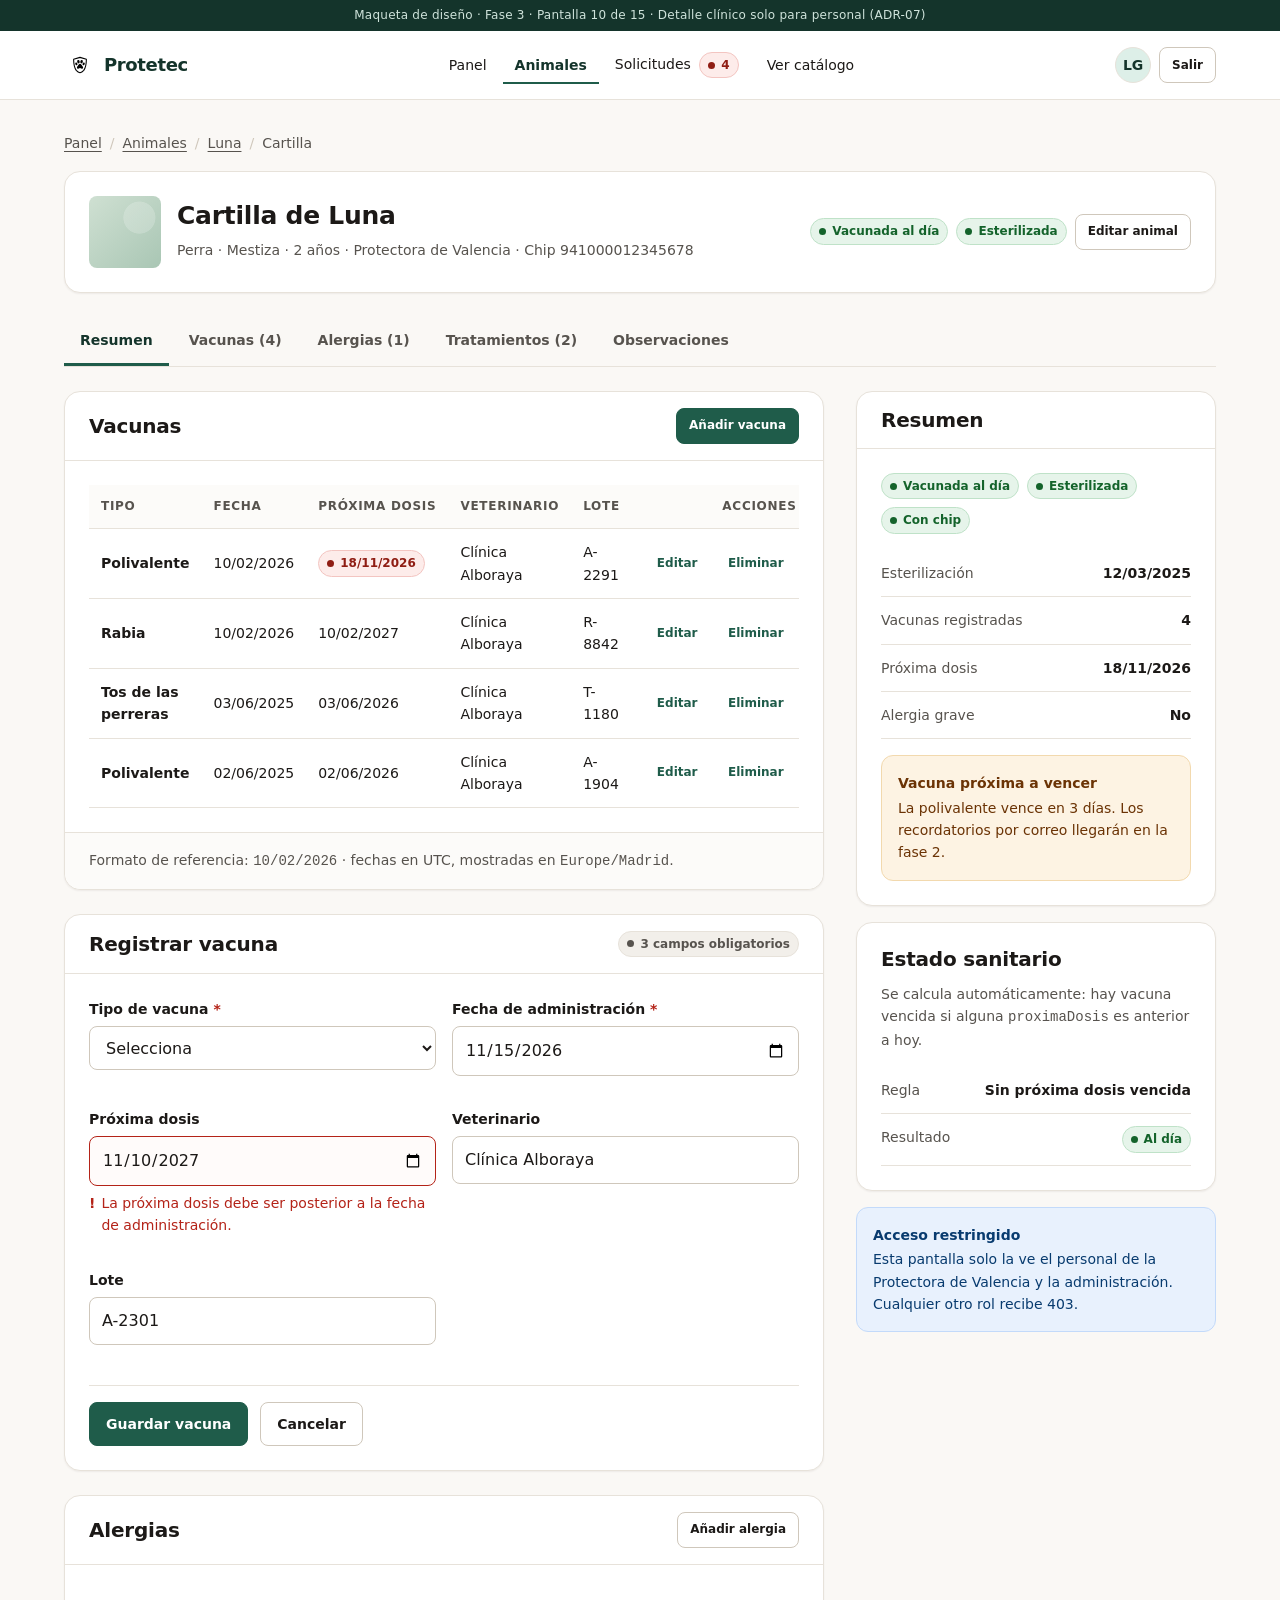
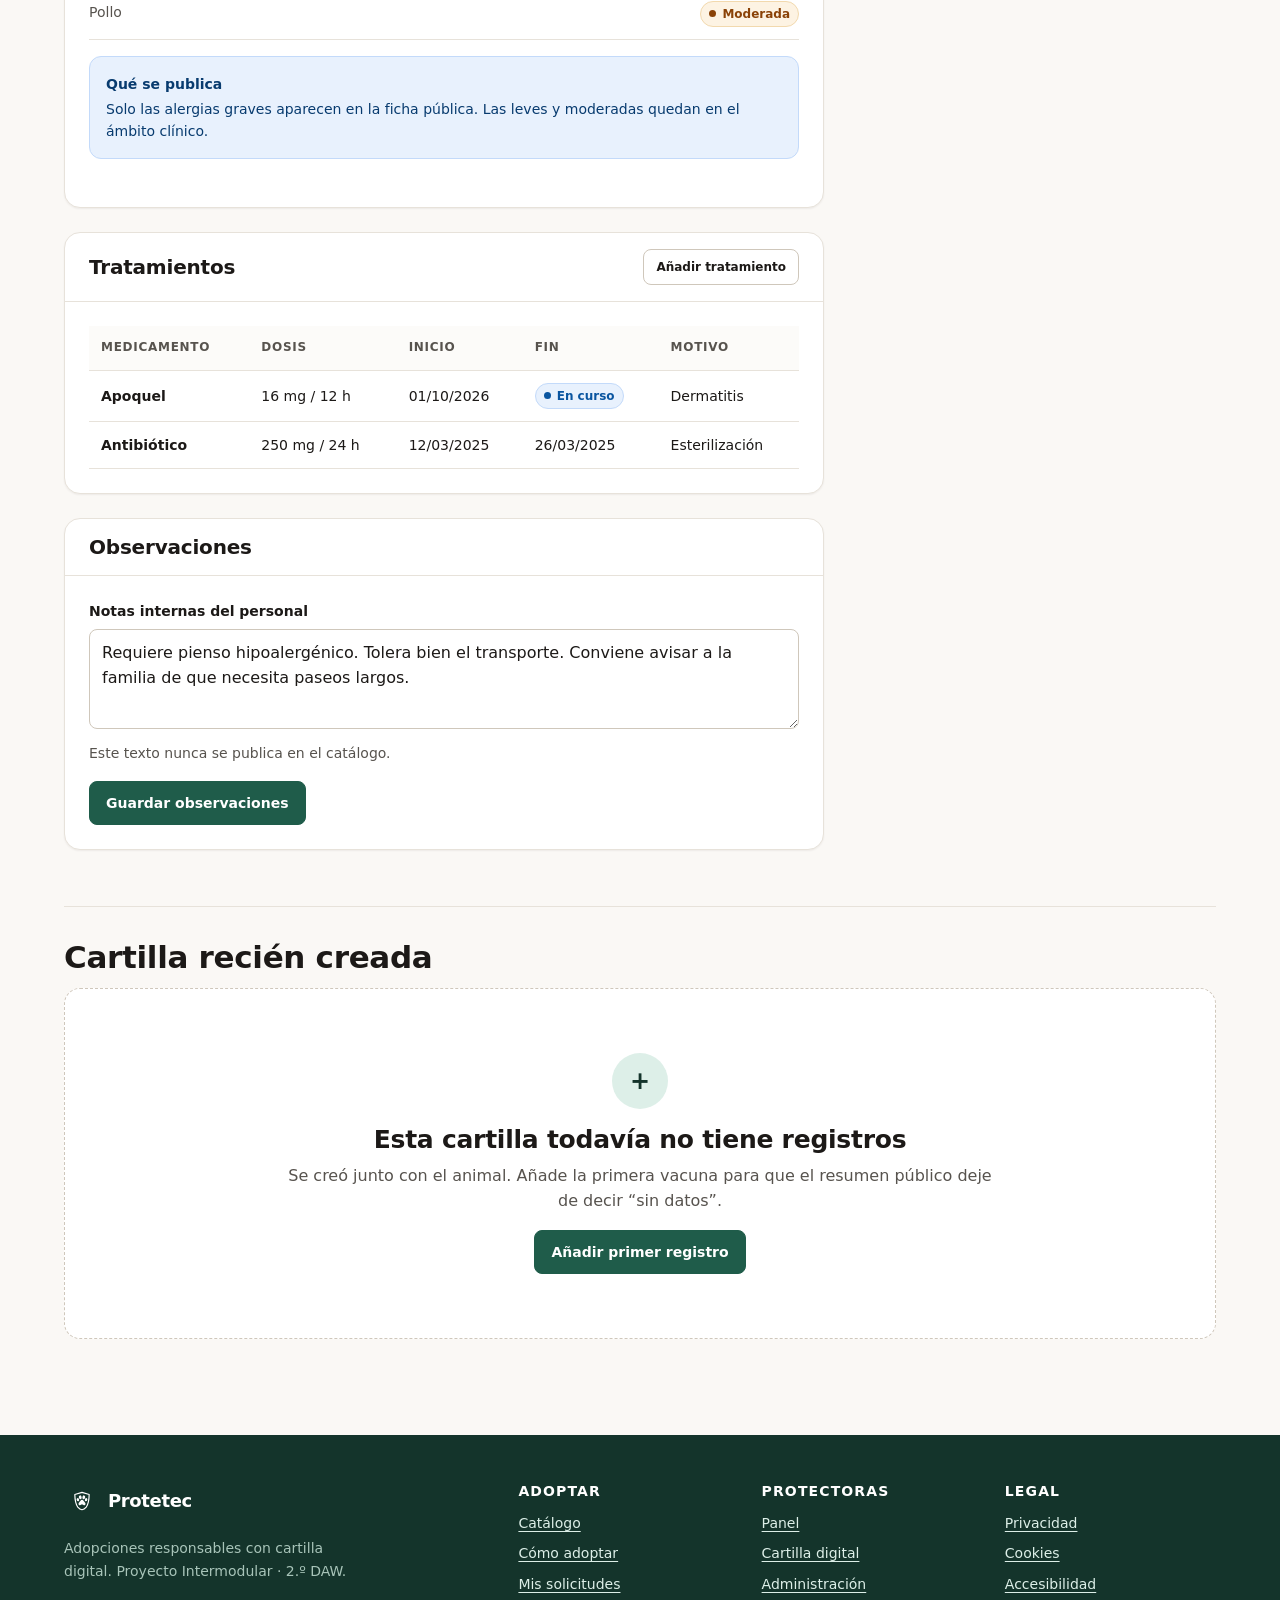
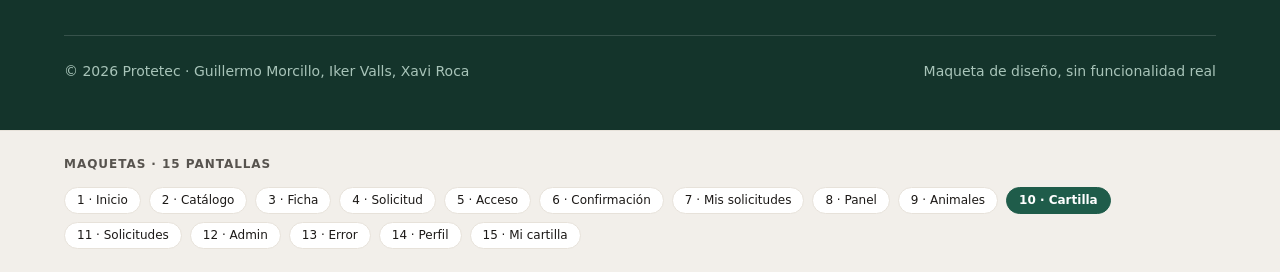
<file: docs/fase-3-diseno/mockups/cartilla.html>
<!DOCTYPE html>
<html lang="es">
<head>
  <meta charset="utf-8">
  <meta name="viewport" content="width=device-width, initial-scale=1">
  <title>Cartilla digital de Luna · Protetec</title>
  <meta name="description" content="Cartilla digital: vacunas, alergias y tratamientos.">
  <link rel="stylesheet" href="assets/estilos.css">
  <link rel="icon" href="assets/logo-protetec-negro.svg" type="image/svg+xml">
</head>
<body>
  <a class="skip-link" href="#contenido">Saltar al contenido</a>
  <div class="mock-banner">Maqueta de diseño · Fase 3 · Pantalla 10 de 15 · Detalle clínico solo para personal (ADR-07)</div>

  <header class="site-header">
    <div class="container site-header__inner">
      <a class="brand" href="index.html"><img class="brand__mark" src="assets/logo-protetec-negro.svg" alt="" width="32" height="32">Protetec</a>
      <nav class="nav" aria-label="Navegación del panel">
        <a href="panel.html">Panel</a>
        <a href="panel-animales.html" aria-current="page">Animales</a>
        <a href="panel-solicitudes.html">Solicitudes <span class="badge badge--danger" style="margin-left:4px">4</span></a>
        <a href="catalogo.html">Ver catálogo</a>
      </nav>
      <div class="header-actions">
        <span class="avatar" aria-hidden="true">LG</span>
        <a class="btn btn--sm" href="acceso.html">Salir</a>
        <button class="nav-toggle" data-nav-toggle aria-expanded="false" aria-controls="menu-movil">Menú</button>
      </div>
    </div>
    <div class="container">
      <nav id="menu-movil" class="mobile-nav" data-mobile-nav data-open="false" aria-label="Navegación móvil del panel">
        <a href="panel.html">Panel</a>
        <a href="panel-animales.html" aria-current="page">Animales</a>
        <a href="panel-solicitudes.html">Solicitudes (4)</a>
        <a href="catalogo.html">Ver catálogo</a>
        <a href="acceso.html">Salir</a>
      </nav>
    </div>
  </header>

  <main id="contenido" class="container section--tight section">
    <ol class="breadcrumb">
      <li><a href="panel.html">Panel</a></li>
      <li><a href="panel-animales.html">Animales</a></li>
      <li><a href="panel-animales.html">Luna</a></li>
      <li><span aria-current="page">Cartilla</span></li>
    </ol>

    <!-- Cabecera del animal -->
    <div class="card mb-5">
      <div class="card__body row" style="align-items:center;gap:var(--s-4)">
        <div class="photo photo--a photo--thumb" style="width:72px;height:72px" role="img" aria-label="Luna, perra mestiza de pelo claro"></div>
        <div style="flex:1;min-width:200px">
          <h1 class="mb-2" style="font-size:var(--fs-h3)">Cartilla de Luna</h1>
          <p class="small muted mb-0">Perra · Mestiza · 2 años · Protectora de Valencia · Chip 941000012345678</p>
        </div>
        <div class="row" style="gap:8px">
          <span class="badge badge--ok">Vacunada al día</span>
          <span class="badge badge--ok">Esterilizada</span>
          <a class="btn btn--sm" href="panel-animales.html">Editar animal</a>
        </div>
      </div>
    </div>

    <div class="tabs" role="tablist" aria-label="Secciones de la cartilla">
      <a href="#resumen" role="tab" aria-current="page">Resumen</a>
      <a href="#vacunas" role="tab">Vacunas (4)</a>
      <a href="#alergias" role="tab">Alergias (1)</a>
      <a href="#tratamientos" role="tab">Tratamientos (2)</a>
      <a href="#observaciones" role="tab">Observaciones</a>
    </div>

    <div class="split split--side">
      <div>
        <!-- Vacunas -->
        <section class="card mb-5" id="vacunas" aria-labelledby="titulo-vacunas">
          <div class="card__header">
            <h2 id="titulo-vacunas">Vacunas</h2>
            <button class="btn btn--sm btn--primary" type="button">Añadir vacuna</button>
          </div>
          <div class="card__body">
            <div class="table-wrap">
              <table class="table table--stack">
                <caption class="visually-hidden">Vacunas registradas, de más reciente a más antigua</caption>
                <thead>
                  <tr><th scope="col">Tipo</th><th scope="col">Fecha</th><th scope="col">Próxima dosis</th><th scope="col">Veterinario</th><th scope="col">Lote</th><th scope="col" class="actions">Acciones</th></tr>
                </thead>
                <tbody>
                  <tr>
                    <td data-label="Tipo"><span style="font-weight:600">Polivalente</span></td>
                    <td data-label="Fecha" class="num">10/02/2026</td>
                    <td data-label="Próxima dosis" class="num"><span class="badge badge--danger">18/11/2026</span></td>
                    <td data-label="Veterinario">Clínica Alboraya</td>
                    <td data-label="Lote">A-2291</td>
                    <td data-label="Acciones" class="actions">
                      <button class="btn btn--sm btn--ghost" type="button">Editar</button>
                      <button class="btn btn--sm btn--ghost" type="button" data-modal-open>Eliminar</button>
                    </td>
                  </tr>
                  <tr>
                    <td data-label="Tipo"><span style="font-weight:600">Rabia</span></td>
                    <td data-label="Fecha" class="num">10/02/2026</td>
                    <td data-label="Próxima dosis" class="num">10/02/2027</td>
                    <td data-label="Veterinario">Clínica Alboraya</td>
                    <td data-label="Lote">R-8842</td>
                    <td data-label="Acciones" class="actions">
                      <button class="btn btn--sm btn--ghost" type="button">Editar</button>
                      <button class="btn btn--sm btn--ghost" type="button" data-modal-open>Eliminar</button>
                    </td>
                  </tr>
                  <tr>
                    <td data-label="Tipo"><span style="font-weight:600">Tos de las perreras</span></td>
                    <td data-label="Fecha" class="num">03/06/2025</td>
                    <td data-label="Próxima dosis" class="num">03/06/2026</td>
                    <td data-label="Veterinario">Clínica Alboraya</td>
                    <td data-label="Lote">T-1180</td>
                    <td data-label="Acciones" class="actions">
                      <button class="btn btn--sm btn--ghost" type="button">Editar</button>
                      <button class="btn btn--sm btn--ghost" type="button" data-modal-open>Eliminar</button>
                    </td>
                  </tr>
                  <tr>
                    <td data-label="Tipo"><span style="font-weight:600">Polivalente</span></td>
                    <td data-label="Fecha" class="num">02/06/2025</td>
                    <td data-label="Próxima dosis" class="num">02/06/2026</td>
                    <td data-label="Veterinario">Clínica Alboraya</td>
                    <td data-label="Lote">A-1904</td>
                    <td data-label="Acciones" class="actions">
                      <button class="btn btn--sm btn--ghost" type="button">Editar</button>
                      <button class="btn btn--sm btn--ghost" type="button" data-modal-open>Eliminar</button>
                    </td>
                  </tr>
                </tbody>
              </table>
            </div>
          </div>
          <div class="card__footer">
            <p class="small muted mb-0">Formato de referencia: <code>10/02/2026</code> · fechas en UTC, mostradas en <code>Europe/Madrid</code>.</p>
          </div>
        </section>

        <!-- Formulario de vacuna -->
        <section class="card mb-5" aria-labelledby="titulo-nueva-vacuna">
          <div class="card__header">
            <h2 id="titulo-nueva-vacuna">Registrar vacuna</h2>
            <span class="badge badge--neutral">3 campos obligatorios</span>
          </div>
          <div class="card__body">
            <form data-demo-form novalidate>
              <div class="form-grid form-grid--2">
                <div class="field">
                  <label class="label" for="v-tipo">Tipo de vacuna <span class="req" aria-hidden="true">*</span></label>
                  <select class="select" id="v-tipo">
                    <option value="">Selecciona</option>
                    <option>Polivalente</option>
                    <option>Rabia</option>
                    <option>Tos de las perreras</option>
                    <option>Leishmania</option>
                  </select>
                </div>
                <div class="field">
                  <label class="label" for="v-fecha">Fecha de administración <span class="req" aria-hidden="true">*</span></label>
                  <input class="input" id="v-fecha" type="date" value="2026-11-15">
                </div>
                <div class="field">
                  <label class="label" for="v-proxima">Próxima dosis</label>
                  <input class="input" id="v-proxima" type="date" value="2027-11-10" aria-invalid="true" aria-describedby="proxima-error">
                  <p class="error-msg" id="proxima-error">La próxima dosis debe ser posterior a la fecha de administración.</p>
                </div>
                <div class="field">
                  <label class="label" for="v-vet">Veterinario</label>
                  <input class="input" id="v-vet" value="Clínica Alboraya">
                </div>
                <div class="field">
                  <label class="label" for="v-lote">Lote</label>
                  <input class="input" id="v-lote" value="A-2301">
                </div>
              </div>
              <div class="form-actions">
                <button class="btn btn--primary" type="submit" data-submit>Guardar vacuna</button>
                <button class="btn" type="button">Cancelar</button>
              </div>
              <div class="alert alert--success mt-5" data-form-status hidden tabindex="-1">
                <div><strong>Simulación: vacuna registrada</strong>Próxima dosis: 10/11/2027. El resumen público se actualizaría solo.</div>
              </div>
            </form>
          </div>
        </section>

        <!-- Alergias -->
        <section class="card mb-5" id="alergias" aria-labelledby="titulo-alergias">
          <div class="card__header">
            <h2 id="titulo-alergias">Alergias</h2>
            <button class="btn btn--sm" type="button">Añadir alergia</button>
          </div>
          <div class="card__body">
            <dl class="detail-list">
              <div><dt>Pollo</dt><dd><span class="badge badge--warn">Moderada</span></dd></div>
            </dl>
            <div class="alert alert--info mt-4">
              <div><strong>Qué se publica</strong>Solo las alergias graves aparecen en la ficha pública. Las leves y moderadas quedan en el ámbito clínico.</div>
            </div>
          </div>
        </section>

        <!-- Tratamientos -->
        <section class="card mb-5" id="tratamientos" aria-labelledby="titulo-tratamientos">
          <div class="card__header">
            <h2 id="titulo-tratamientos">Tratamientos</h2>
            <button class="btn btn--sm" type="button">Añadir tratamiento</button>
          </div>
          <div class="card__body">
            <div class="table-wrap">
              <table class="table table--stack">
                <thead><tr><th scope="col">Medicamento</th><th scope="col">Dosis</th><th scope="col">Inicio</th><th scope="col">Fin</th><th scope="col">Motivo</th></tr></thead>
                <tbody>
                  <tr>
                    <td data-label="Medicamento"><span style="font-weight:600">Apoquel</span></td>
                    <td data-label="Dosis">16 mg / 12 h</td>
                    <td data-label="Inicio" class="num">01/10/2026</td>
                    <td data-label="Fin" class="num"><span class="badge badge--info">En curso</span></td>
                    <td data-label="Motivo">Dermatitis</td>
                  </tr>
                  <tr>
                    <td data-label="Medicamento"><span style="font-weight:600">Antibiótico</span></td>
                    <td data-label="Dosis">250 mg / 24 h</td>
                    <td data-label="Inicio" class="num">12/03/2025</td>
                    <td data-label="Fin" class="num">26/03/2025</td>
                    <td data-label="Motivo">Esterilización</td>
                  </tr>
                </tbody>
              </table>
            </div>
          </div>
        </section>

        <!-- Observaciones -->
        <section class="card mb-5" id="observaciones" aria-labelledby="titulo-observaciones">
          <div class="card__header"><h2 id="titulo-observaciones">Observaciones</h2></div>
          <div class="card__body">
            <div class="field">
              <label class="label" for="obs">Notas internas del personal</label>
              <textarea class="textarea" id="obs" aria-describedby="obs-hint" style="min-height:100px">Requiere pienso hipoalergénico. Tolera bien el transporte. Conviene avisar a la familia de que necesita paseos largos.</textarea>
              <p class="hint" id="obs-hint">Este texto nunca se publica en el catálogo.</p>
            </div>
            <button class="btn btn--primary" type="button">Guardar observaciones</button>
          </div>
        </section>
      </div>

      <!-- Lateral -->
      <aside aria-labelledby="titulo-resumen-cartilla">
        <div class="card" id="resumen">
          <div class="card__header"><h2 id="titulo-resumen-cartilla" style="font-size:var(--fs-h4)">Resumen</h2></div>
          <div class="card__body">
            <div class="row" style="gap:8px">
              <span class="badge badge--ok">Vacunada al día</span>
              <span class="badge badge--ok">Esterilizada</span>
              <span class="badge badge--ok">Con chip</span>
            </div>
            <dl class="detail-list mt-4">
              <div><dt>Esterilización</dt><dd>12/03/2025</dd></div>
              <div><dt>Vacunas registradas</dt><dd>4</dd></div>
              <div><dt>Próxima dosis</dt><dd>18/11/2026</dd></div>
              <div><dt>Alergia grave</dt><dd>No</dd></div>
            </dl>
            <div class="alert alert--warn mt-4 mb-0">
              <div><strong>Vacuna próxima a vencer</strong>La polivalente vence en 3 días. Los recordatorios por correo llegarán en la fase 2.</div>
            </div>
          </div>
        </div>

        <div class="card mt-4">
          <div class="card__body">
            <h3 style="font-size:var(--fs-h4)">Estado sanitario</h3>
            <p class="small muted">Se calcula automáticamente: hay vacuna vencida si alguna <code>proximaDosis</code> es anterior a hoy.</p>
            <dl class="detail-list">
              <div><dt>Regla</dt><dd>Sin próxima dosis vencida</dd></div>
              <div><dt>Resultado</dt><dd><span class="badge badge--ok">Al día</span></dd></div>
            </dl>
          </div>
        </div>

        <div class="alert alert--info mt-4">
          <div><strong>Acceso restringido</strong>Esta pantalla solo la ve el personal de la Protectora de Valencia y la administración. Cualquier otro rol recibe 403.</div>
        </div>
      </aside>
    </div>

    <!-- Estado vacío de cartilla -->
    <hr>
    <h2>Cartilla recién creada</h2>
    <div class="empty">
      <div class="empty__icon" aria-hidden="true">+</div>
      <h3>Esta cartilla todavía no tiene registros</h3>
      <p>Se creó junto con el animal. Añade la primera vacuna para que el resumen público deje de decir “sin datos”.</p>
      <button class="btn btn--primary" type="button">Añadir primer registro</button>
    </div>
  </main>

  <!-- Modal de confirmación de borrado -->
  <div data-modal hidden style="position:fixed;inset:0;background:rgba(28,25,23,.5);display:grid;place-items:center;padding:16px;z-index:100">
    <div class="modal-demo" role="dialog" aria-modal="true" aria-labelledby="modal-titulo" aria-describedby="modal-desc">
      <h3 id="modal-titulo">¿Eliminar esta vacuna?</h3>
      <p id="modal-desc" class="small muted">Se borrará el registro de <strong>Polivalente · 10/02/2026</strong>. La acción queda registrada en el log y no se puede deshacer.</p>
      <div class="row row--end mt-5">
        <button class="btn" type="button" data-modal-close>Cancelar</button>
        <button class="btn btn--danger" type="button" data-modal-close>Eliminar vacuna</button>
      </div>
    </div>
  </div>

  <footer class="site-footer">
    <div class="container">
      <div class="footer-grid">
        <div>
          <a class="brand" href="index.html" style="color:#fff"><img class="brand__mark" src="assets/logo-protetec-blanco.svg" alt="" width="32" height="32">Protetec</a>
          <p class="mt-3" style="color:#a8c4b9;max-width:32ch">Adopciones responsables con cartilla digital. Proyecto Intermodular · 2.º DAW.</p>
        </div>
        <div><h4>Adoptar</h4><ul><li><a href="catalogo.html">Catálogo</a></li><li><a href="index.html#como-funciona">Cómo adoptar</a></li><li><a href="mis-solicitudes.html">Mis solicitudes</a></li></ul></div>
        <div><h4>Protectoras</h4><ul><li><a href="panel.html">Panel</a></li><li><a href="cartilla.html">Cartilla digital</a></li><li><a href="admin.html">Administración</a></li></ul></div>
        <div><h4>Legal</h4><ul><li><a href="error.html">Privacidad</a></li><li><a href="error.html">Cookies</a></li><li><a href="error.html">Accesibilidad</a></li></ul></div>
      </div>
      <div class="footer-note">
        <span>© 2026 Protetec · Guillermo Morcillo, Iker Valls, Xavi Roca</span>
        <span>Maqueta de diseño, sin funcionalidad real</span>
      </div>
    </div>
  </footer>

  <nav class="mock-index" aria-label="Índice de maquetas de la fase 3">
    <div class="container">
      <p class="mock-index__title">Maquetas · 15 pantallas</p>
      <div class="chip-row" style="margin:0">
        <a class="chip" href="index.html">1 · Inicio</a>
        <a class="chip" href="catalogo.html">2 · Catálogo</a>
        <a class="chip" href="ficha.html">3 · Ficha</a>
        <a class="chip" href="solicitud.html">4 · Solicitud</a>
        <a class="chip" href="acceso.html">5 · Acceso</a>
        <a class="chip" href="confirmacion.html">6 · Confirmación</a>
        <a class="chip" href="mis-solicitudes.html">7 · Mis solicitudes</a>
        <a class="chip" href="panel.html">8 · Panel</a>
        <a class="chip" href="panel-animales.html">9 · Animales</a>
        <a class="chip" href="cartilla.html" aria-current="page">10 · Cartilla</a>
        <a class="chip" href="panel-solicitudes.html">11 · Solicitudes</a>
        <a class="chip" href="admin.html">12 · Admin</a>
        <a class="chip" href="error.html">13 · Error</a>
        <a class="chip" href="perfil.html">14 · Perfil</a>
        <a class="chip" href="mi-cartilla.html">15 · Mi cartilla</a>
      </div>
    </div>
  </nav>

  <script src="assets/app.js"></script>
</body>
</html>
</file>
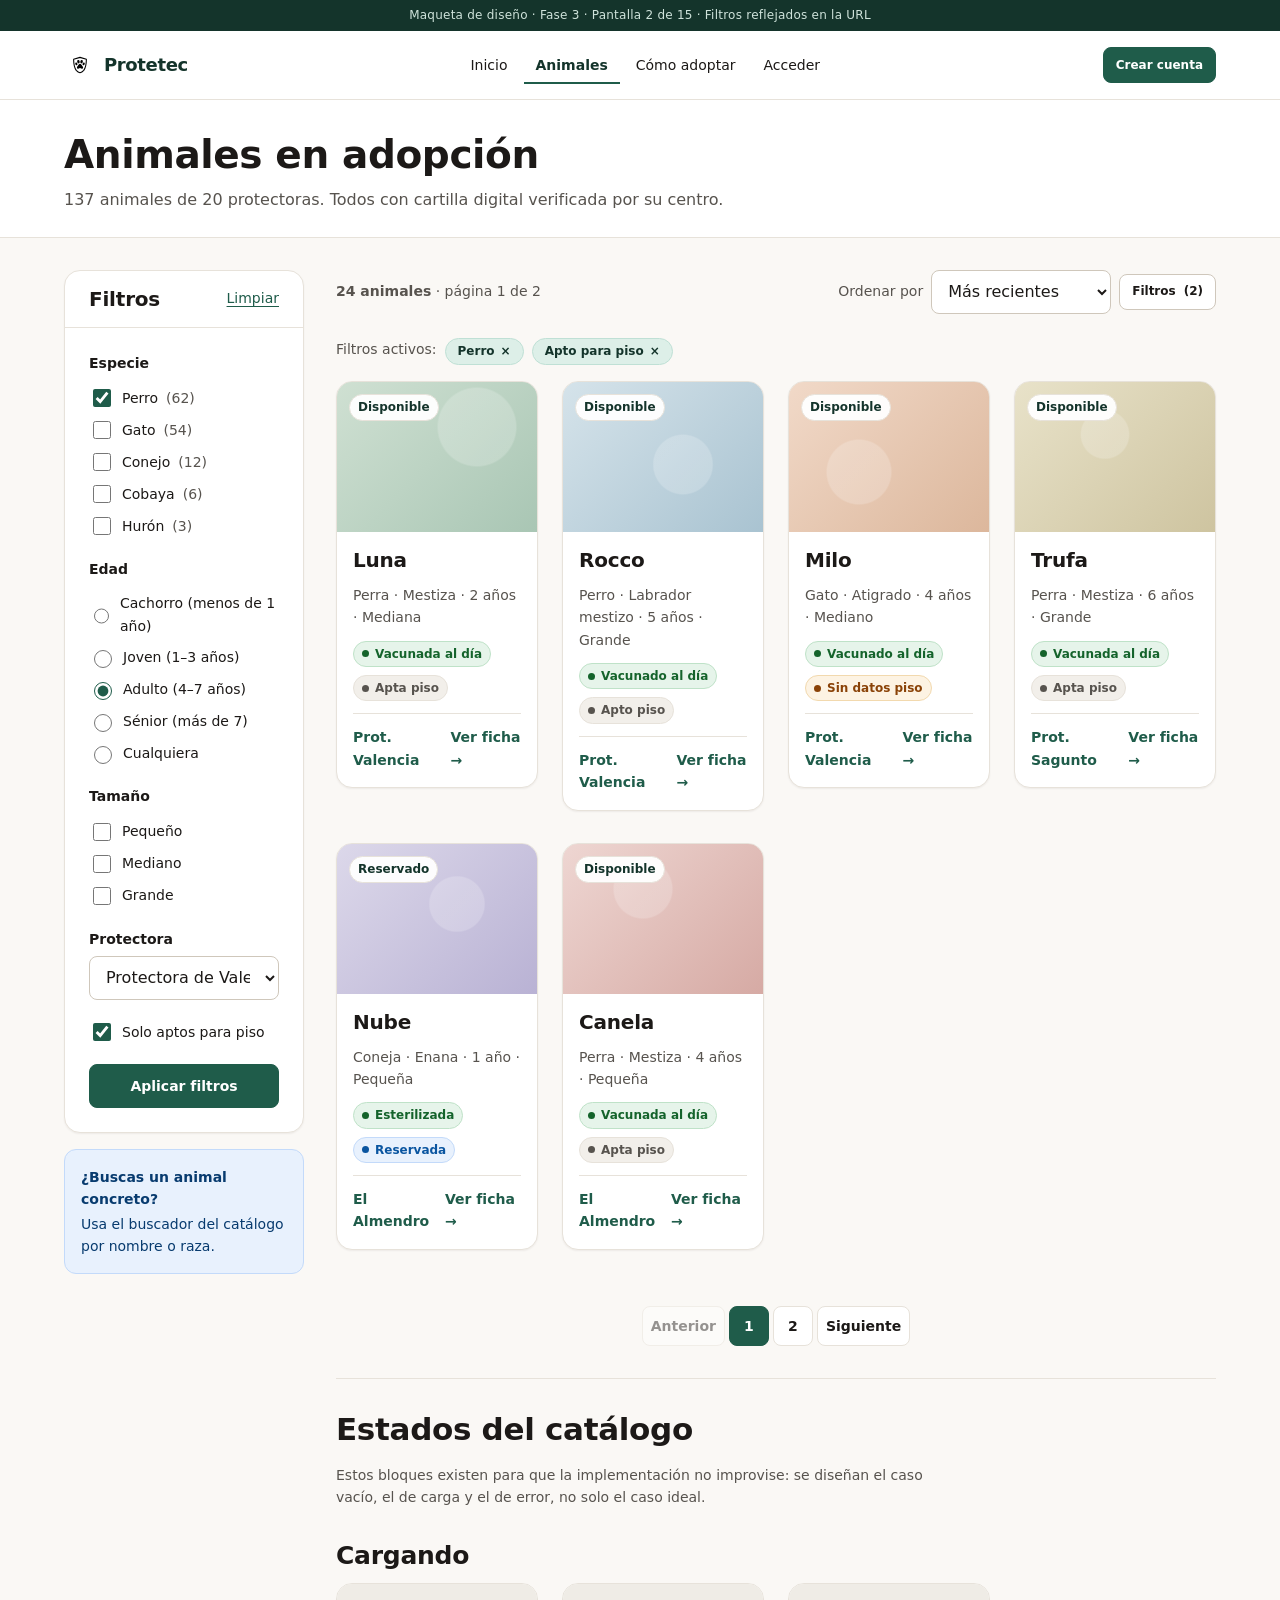
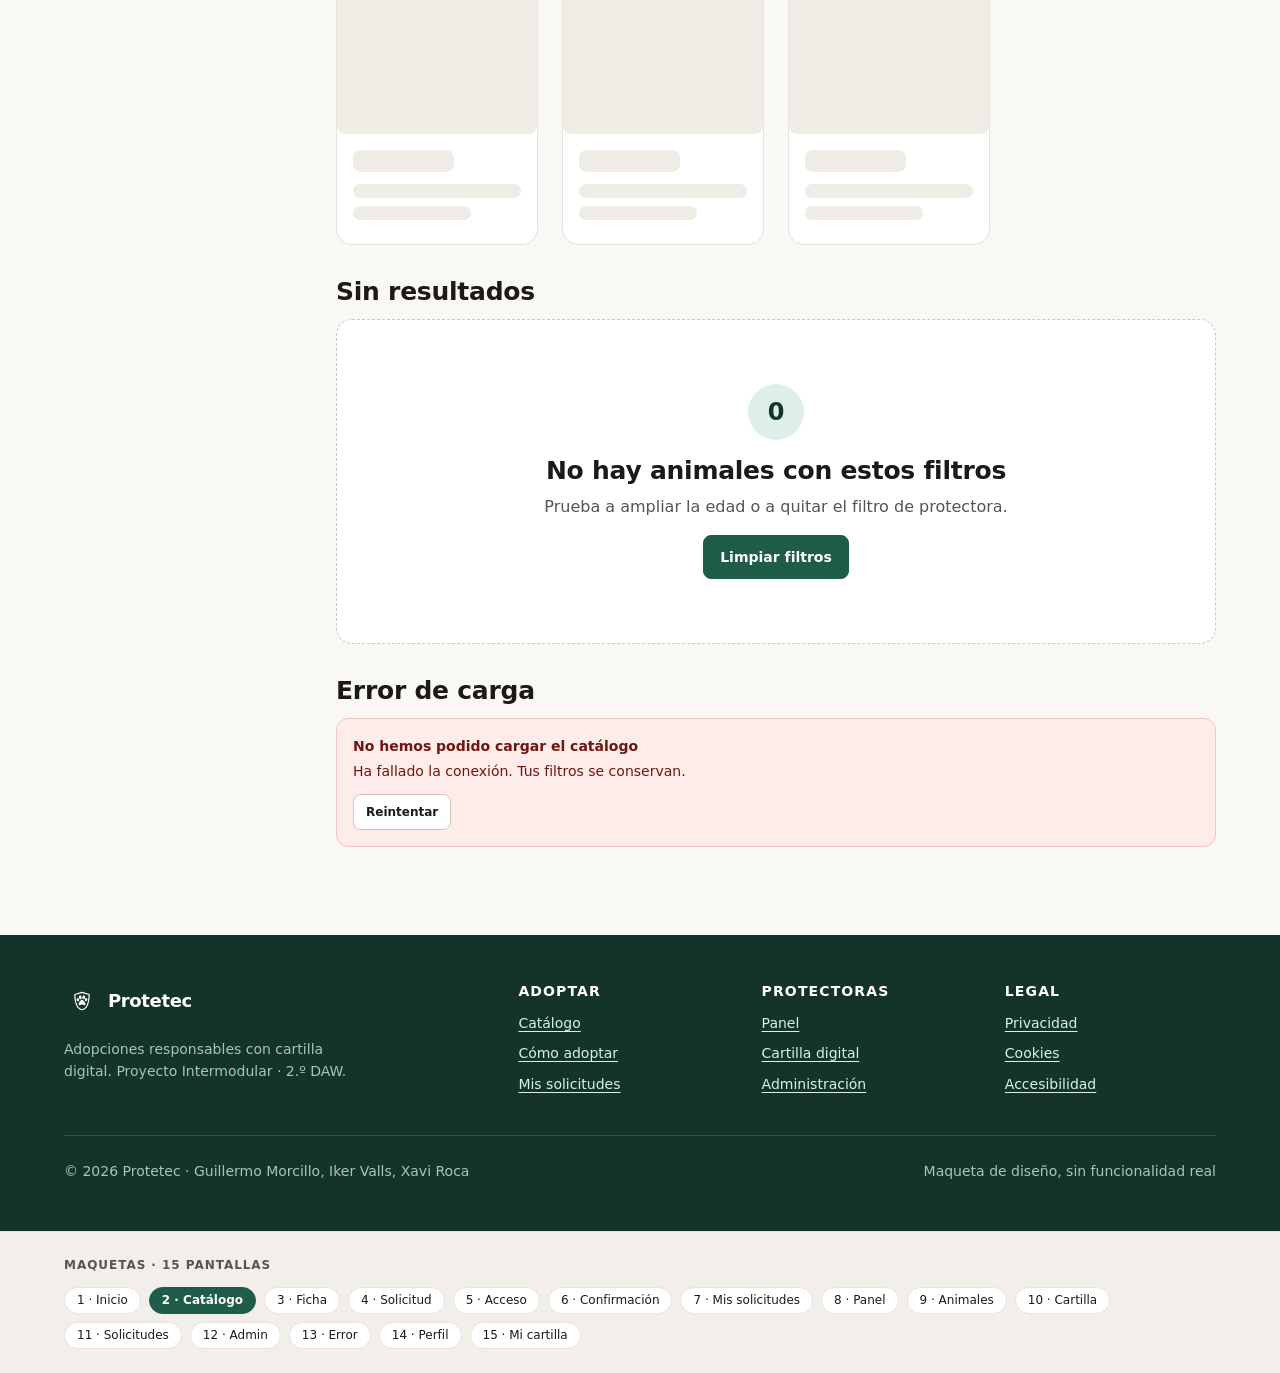
<file: docs/fase-3-diseno/mockups/catalogo.html>
<!DOCTYPE html>
<html lang="es">
<head>
  <meta charset="utf-8">
  <meta name="viewport" content="width=device-width, initial-scale=1">
  <title>Animales en adopción · Protetec</title>
  <meta name="description" content="Explora los animales en adopción y filtra por especie, edad, tamaño y protectora. Todos con cartilla digital.">
  <link rel="stylesheet" href="assets/estilos.css">
  <link rel="icon" href="assets/logo-protetec-negro.svg" type="image/svg+xml">
</head>
<body>
  <a class="skip-link" href="#contenido">Saltar al contenido</a>
  <div class="mock-banner">Maqueta de diseño · Fase 3 · Pantalla 2 de 15 · Filtros reflejados en la URL</div>

  <header class="site-header">
    <div class="container site-header__inner">
      <a class="brand" href="index.html"><img class="brand__mark" src="assets/logo-protetec-negro.svg" alt="" width="32" height="32">Protetec</a>
      <nav class="nav" aria-label="Navegación principal">
        <a href="index.html">Inicio</a>
        <a href="catalogo.html" aria-current="page">Animales</a>
        <a href="index.html#como-funciona">Cómo adoptar</a>
        <a href="acceso.html">Acceder</a>
      </nav>
      <div class="header-actions">
        <a class="btn btn--primary btn--sm" href="acceso.html">Crear cuenta</a>
        <button class="nav-toggle" data-nav-toggle aria-expanded="false" aria-controls="menu-movil">Menú</button>
      </div>
    </div>
    <div class="container">
      <nav id="menu-movil" class="mobile-nav" data-mobile-nav data-open="false" aria-label="Navegación móvil">
        <a href="index.html">Inicio</a>
        <a href="catalogo.html" aria-current="page">Animales</a>
        <a href="index.html#como-funciona">Cómo adoptar</a>
        <a href="acceso.html">Acceder</a>
      </nav>
    </div>
  </header>

  <main id="contenido">
    <div class="page-head">
      <div class="container">
        <h1>Animales en adopción</h1>
        <p>137 animales de 20 protectoras. Todos con cartilla digital verificada por su centro.</p>
      </div>
    </div>

    <div class="container">
      <div class="split split--panel">
        <!-- Filtros -->
        <aside aria-labelledby="titulo-filtros">
          <div class="card">
            <div class="card__header">
              <h2 id="titulo-filtros" style="font-size:var(--fs-h4)">Filtros</h2>
              <a class="small" href="catalogo.html">Limpiar</a>
            </div>
            <div class="card__body filters">
              <fieldset class="filter-group">
                <legend>Especie</legend>
                <label class="filter-option"><input type="checkbox" checked> Perro <span class="muted small">(62)</span></label>
                <label class="filter-option"><input type="checkbox"> Gato <span class="muted small">(54)</span></label>
                <label class="filter-option"><input type="checkbox"> Conejo <span class="muted small">(12)</span></label>
                <label class="filter-option"><input type="checkbox"> Cobaya <span class="muted small">(6)</span></label>
                <label class="filter-option"><input type="checkbox"> Hurón <span class="muted small">(3)</span></label>
              </fieldset>

              <fieldset class="filter-group">
                <legend>Edad</legend>
                <label class="filter-option"><input type="radio" name="edad"> Cachorro (menos de 1 año)</label>
                <label class="filter-option"><input type="radio" name="edad"> Joven (1–3 años)</label>
                <label class="filter-option"><input type="radio" name="edad" checked> Adulto (4–7 años)</label>
                <label class="filter-option"><input type="radio" name="edad"> Sénior (más de 7)</label>
                <label class="filter-option"><input type="radio" name="edad"> Cualquiera</label>
              </fieldset>

              <fieldset class="filter-group">
                <legend>Tamaño</legend>
                <label class="filter-option"><input type="checkbox"> Pequeño</label>
                <label class="filter-option"><input type="checkbox"> Mediano</label>
                <label class="filter-option"><input type="checkbox"> Grande</label>
              </fieldset>

              <div>
                <label class="label" for="protectora">Protectora</label>
                <select class="select" id="protectora">
                  <option>Todas las protectoras</option>
                  <option selected>Protectora de Valencia</option>
                  <option>Refugio El Almendro</option>
                  <option>Protectora de Sagunto</option>
                </select>
              </div>

              <label class="filter-option"><input type="checkbox" checked> Solo aptos para piso</label>

              <button class="btn btn--primary btn--block" type="button">Aplicar filtros</button>
            </div>
          </div>

          <div class="alert alert--info mt-4">
            <div><strong>¿Buscas un animal concreto?</strong> Usa el buscador del catálogo por nombre o raza.</div>
          </div>
        </aside>

        <!-- Resultados -->
        <section aria-labelledby="titulo-resultados">
          <h2 id="titulo-resultados" class="visually-hidden">Resultados</h2>

          <div class="toolbar">
            <p class="mb-0 small muted"><strong>24 animales</strong> · página 1 de 2</p>
            <div class="row" style="gap:8px">
              <label class="small muted" for="orden">Ordenar por</label>
              <select class="select" id="orden" style="width:auto;min-width:180px">
                <option selected>Más recientes</option>
                <option>Más antiguos</option>
                <option>Nombre (A–Z)</option>
              </select>
              <button class="btn btn--sm" type="button" aria-expanded="false">Filtros <span aria-hidden="true">(2)</span></button>
            </div>
          </div>

          <div class="chip-row">
            <span class="small muted">Filtros activos:</span>
            <a class="chip" href="catalogo.html">Perro <span aria-hidden="true">×</span><span class="visually-hidden">Quitar filtro especie</span></a>
            <a class="chip" href="catalogo.html">Apto para piso <span aria-hidden="true">×</span><span class="visually-hidden">Quitar filtro apto para piso</span></a>
          </div>

          <ul class="card-grid" style="list-style:none;padding:0;margin:0">
            <li>
              <a class="animal-card" href="ficha.html">
                <div class="animal-card__media">
                  <div class="photo photo--a photo--card" role="img" aria-label="Luna, perra mestiza de pelo claro, sentada en el jardín"></div>
                  <span class="animal-card__badge">Disponible</span>
                </div>
                <div class="animal-card__body">
                  <h3 class="animal-card__title">Luna</h3>
                  <p class="animal-card__meta mb-0">Perra · Mestiza · 2 años · Mediana</p>
                  <div class="row" style="gap:8px"><span class="badge badge--ok">Vacunada al día</span><span class="badge badge--neutral">Apta piso</span></div>
                  <div class="animal-card__footer"><span>Prot. Valencia</span><span aria-hidden="true">Ver ficha →</span></div>
                </div>
              </a>
            </li>
            <li>
              <a class="animal-card" href="ficha.html">
                <div class="animal-card__media">
                  <div class="photo photo--e photo--card" role="img" aria-label="Rocco, perro grande de pelaje negro, sentado en el patio"></div>
                  <span class="animal-card__badge">Disponible</span>
                </div>
                <div class="animal-card__body">
                  <h3 class="animal-card__title">Rocco</h3>
                  <p class="animal-card__meta mb-0">Perro · Labrador mestizo · 5 años · Grande</p>
                  <div class="row" style="gap:8px"><span class="badge badge--ok">Vacunado al día</span><span class="badge badge--neutral">Apto piso</span></div>
                  <div class="animal-card__footer"><span>Prot. Valencia</span><span aria-hidden="true">Ver ficha →</span></div>
                </div>
              </a>
            </li>
            <li>
              <a class="animal-card" href="ficha.html">
                <div class="animal-card__media">
                  <div class="photo photo--b photo--card" role="img" aria-label="Milo, gato atigrado naranja, tumbado en un cojín"></div>
                  <span class="animal-card__badge">Disponible</span>
                </div>
                <div class="animal-card__body">
                  <h3 class="animal-card__title">Milo</h3>
                  <p class="animal-card__meta mb-0">Gato · Atigrado · 4 años · Mediano</p>
                  <div class="row" style="gap:8px"><span class="badge badge--ok">Vacunado al día</span><span class="badge badge--warn">Sin datos piso</span></div>
                  <div class="animal-card__footer"><span>Prot. Valencia</span><span aria-hidden="true">Ver ficha →</span></div>
                </div>
              </a>
            </li>
            <li>
              <a class="animal-card" href="ficha.html">
                <div class="animal-card__media">
                  <div class="photo photo--d photo--card" role="img" aria-label="Trufa, perra de color canela, corriendo en el campo"></div>
                  <span class="animal-card__badge">Disponible</span>
                </div>
                <div class="animal-card__body">
                  <h3 class="animal-card__title">Trufa</h3>
                  <p class="animal-card__meta mb-0">Perra · Mestiza · 6 años · Grande</p>
                  <div class="row" style="gap:8px"><span class="badge badge--ok">Vacunada al día</span><span class="badge badge--neutral">Apta piso</span></div>
                  <div class="animal-card__footer"><span>Prot. Sagunto</span><span aria-hidden="true">Ver ficha →</span></div>
                </div>
              </a>
            </li>
            <li>
              <a class="animal-card" href="ficha.html">
                <div class="animal-card__media">
                  <div class="photo photo--c photo--card" role="img" aria-label="Nube, coneja blanca de orejas largas, en el interior de la protectora"></div>
                  <span class="animal-card__badge">Reservado</span>
                </div>
                <div class="animal-card__body">
                  <h3 class="animal-card__title">Nube</h3>
                  <p class="animal-card__meta mb-0">Coneja · Enana · 1 año · Pequeña</p>
                  <div class="row" style="gap:8px"><span class="badge badge--ok">Esterilizada</span><span class="badge badge--info">Reservada</span></div>
                  <div class="animal-card__footer"><span>El Almendro</span><span aria-hidden="true">Ver ficha →</span></div>
                </div>
              </a>
            </li>
            <li>
              <a class="animal-card" href="ficha.html">
                <div class="animal-card__media">
                  <div class="photo photo--f photo--card" role="img" aria-label="Canela, perra pequeña de color marrón, en brazos de una voluntaria"></div>
                  <span class="animal-card__badge">Disponible</span>
                </div>
                <div class="animal-card__body">
                  <h3 class="animal-card__title">Canela</h3>
                  <p class="animal-card__meta mb-0">Perra · Mestiza · 4 años · Pequeña</p>
                  <div class="row" style="gap:8px"><span class="badge badge--ok">Vacunada al día</span><span class="badge badge--neutral">Apta piso</span></div>
                  <div class="animal-card__footer"><span>El Almendro</span><span aria-hidden="true">Ver ficha →</span></div>
                </div>
              </a>
            </li>
          </ul>

          <nav class="pagination" aria-label="Paginación del catálogo">
            <span class="is-disabled" aria-disabled="true">Anterior</span>
            <a href="catalogo.html" aria-current="page">1</a>
            <a href="catalogo.html">2</a>
            <a href="catalogo.html">Siguiente</a>
          </nav>

          <!-- Estados del componente: documentación viva -->
          <hr>
          <h2 class="mb-4">Estados del catálogo</h2>
          <p class="small muted">Estos bloques existen para que la implementación no improvise: se diseñan el caso vacío, el de carga y el de error, no solo el caso ideal.</p>

          <h3 class="mt-6">Cargando</h3>
          <div class="card-grid" aria-hidden="true">
            <div class="skeleton-card"><div class="skeleton skeleton--media"></div><div class="skeleton-card__body"><div class="skeleton skeleton--title"></div><div class="skeleton skeleton--text"></div><div class="skeleton skeleton--text" style="width:70%"></div></div></div>
            <div class="skeleton-card"><div class="skeleton skeleton--media"></div><div class="skeleton-card__body"><div class="skeleton skeleton--title"></div><div class="skeleton skeleton--text"></div><div class="skeleton skeleton--text" style="width:70%"></div></div></div>
            <div class="skeleton-card"><div class="skeleton skeleton--media"></div><div class="skeleton-card__body"><div class="skeleton skeleton--title"></div><div class="skeleton skeleton--text"></div><div class="skeleton skeleton--text" style="width:70%"></div></div></div>
          </div>
          <p class="visually-hidden" aria-live="polite">Cargando animales</p>

          <h3 class="mt-6">Sin resultados</h3>
          <div class="empty">
            <div class="empty__icon" aria-hidden="true">0</div>
            <h3>No hay animales con estos filtros</h3>
            <p>Prueba a ampliar la edad o a quitar el filtro de protectora.</p>
            <a class="btn btn--primary" href="catalogo.html">Limpiar filtros</a>
          </div>

          <h3 class="mt-6">Error de carga</h3>
          <div class="alert alert--error">
            <div>
              <strong>No hemos podido cargar el catálogo</strong>
              Ha fallado la conexión. Tus filtros se conservan.
              <div class="mt-3"><button class="btn btn--sm" type="button">Reintentar</button></div>
            </div>
          </div>
        </section>
      </div>
    </div>
  </main>

  <footer class="site-footer">
    <div class="container">
      <div class="footer-grid">
        <div>
          <a class="brand" href="index.html" style="color:#fff"><img class="brand__mark" src="assets/logo-protetec-blanco.svg" alt="" width="32" height="32">Protetec</a>
          <p class="mt-3" style="color:#a8c4b9;max-width:32ch">Adopciones responsables con cartilla digital. Proyecto Intermodular · 2.º DAW.</p>
        </div>
        <div><h4>Adoptar</h4><ul><li><a href="catalogo.html">Catálogo</a></li><li><a href="index.html#como-funciona">Cómo adoptar</a></li><li><a href="mis-solicitudes.html">Mis solicitudes</a></li></ul></div>
        <div><h4>Protectoras</h4><ul><li><a href="panel.html">Panel</a></li><li><a href="cartilla.html">Cartilla digital</a></li><li><a href="admin.html">Administración</a></li></ul></div>
        <div><h4>Legal</h4><ul><li><a href="error.html">Privacidad</a></li><li><a href="error.html">Cookies</a></li><li><a href="error.html">Accesibilidad</a></li></ul></div>
      </div>
      <div class="footer-note">
        <span>© 2026 Protetec · Guillermo Morcillo, Iker Valls, Xavi Roca</span>
        <span>Maqueta de diseño, sin funcionalidad real</span>
      </div>
    </div>
  </footer>

  <nav class="mock-index" aria-label="Índice de maquetas de la fase 3">
    <div class="container">
      <p class="mock-index__title">Maquetas · 15 pantallas</p>
      <div class="chip-row" style="margin:0">
        <a class="chip" href="index.html">1 · Inicio</a>
        <a class="chip" href="catalogo.html" aria-current="page">2 · Catálogo</a>
        <a class="chip" href="ficha.html">3 · Ficha</a>
        <a class="chip" href="solicitud.html">4 · Solicitud</a>
        <a class="chip" href="acceso.html">5 · Acceso</a>
        <a class="chip" href="confirmacion.html">6 · Confirmación</a>
        <a class="chip" href="mis-solicitudes.html">7 · Mis solicitudes</a>
        <a class="chip" href="panel.html">8 · Panel</a>
        <a class="chip" href="panel-animales.html">9 · Animales</a>
        <a class="chip" href="cartilla.html">10 · Cartilla</a>
        <a class="chip" href="panel-solicitudes.html">11 · Solicitudes</a>
        <a class="chip" href="admin.html">12 · Admin</a>
        <a class="chip" href="error.html">13 · Error</a>
        <a class="chip" href="perfil.html">14 · Perfil</a>
        <a class="chip" href="mi-cartilla.html">15 · Mi cartilla</a>
      </div>
    </div>
  </nav>

  <script src="assets/app.js"></script>
</body>
</html>
</file>
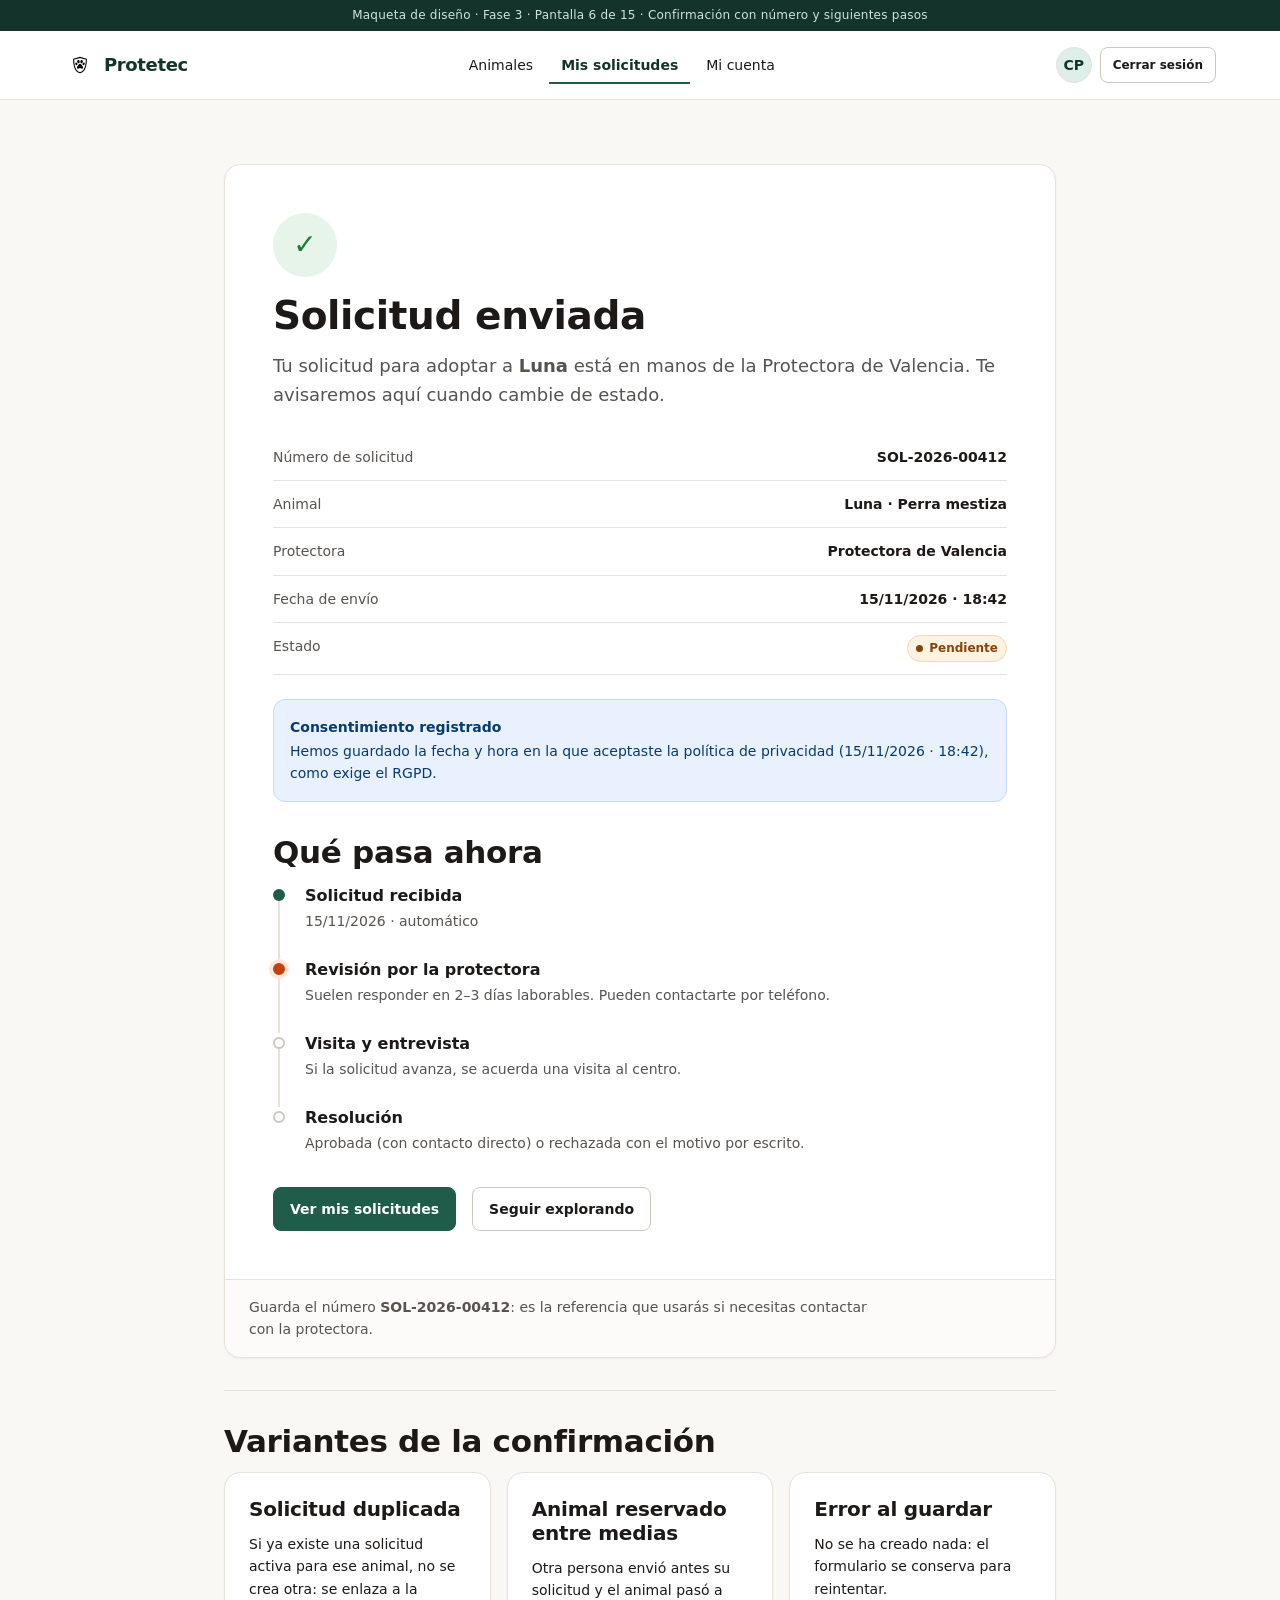
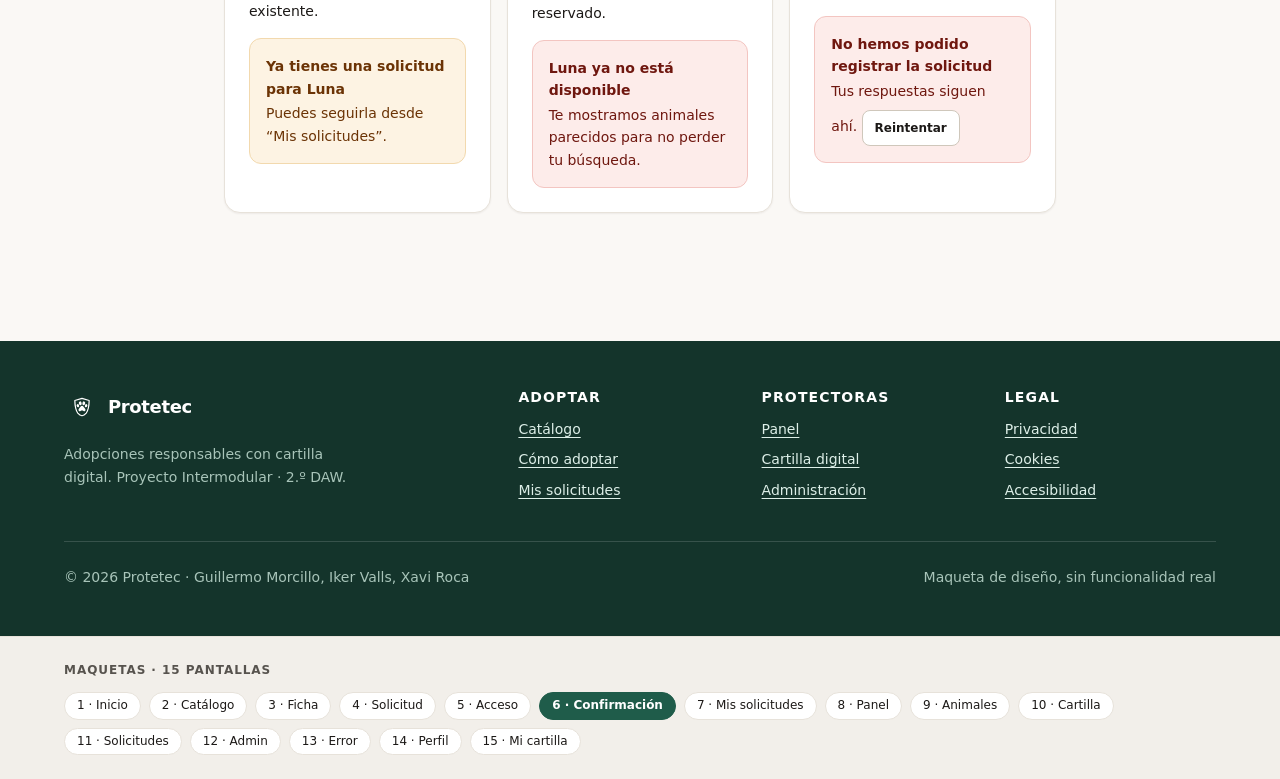
<file: docs/fase-3-diseno/mockups/confirmacion.html>
<!DOCTYPE html>
<html lang="es">
<head>
  <meta charset="utf-8">
  <meta name="viewport" content="width=device-width, initial-scale=1">
  <title>Solicitud enviada · Protetec</title>
  <meta name="description" content="Confirmación de la solicitud de adopción.">
  <link rel="stylesheet" href="assets/estilos.css">
  <link rel="icon" href="assets/logo-protetec-negro.svg" type="image/svg+xml">
</head>
<body>
  <a class="skip-link" href="#contenido">Saltar al contenido</a>
  <div class="mock-banner">Maqueta de diseño · Fase 3 · Pantalla 6 de 15 · Confirmación con número y siguientes pasos</div>

  <header class="site-header">
    <div class="container site-header__inner">
      <a class="brand" href="index.html"><img class="brand__mark" src="assets/logo-protetec-negro.svg" alt="" width="32" height="32">Protetec</a>
      <nav class="nav" aria-label="Navegación principal">
        <a href="catalogo.html">Animales</a>
        <a href="mis-solicitudes.html" aria-current="page">Mis solicitudes</a>
        <a href="perfil.html">Mi cuenta</a>
      </nav>
      <div class="header-actions">
        <span class="avatar" aria-hidden="true">CP</span>
        <a class="btn btn--sm" href="acceso.html">Cerrar sesión</a>
        <button class="nav-toggle" data-nav-toggle aria-expanded="false" aria-controls="menu-movil">Menú</button>
      </div>
    </div>
    <div class="container">
      <nav id="menu-movil" class="mobile-nav" data-mobile-nav data-open="false" aria-label="Navegación móvil">
        <a href="catalogo.html">Animales</a>
        <a href="mis-solicitudes.html" aria-current="page">Mis solicitudes</a>
        <a href="perfil.html">Mi cuenta</a>
        <a href="acceso.html">Cerrar sesión</a>
      </nav>
    </div>
  </header>

  <main id="contenido" class="section">
    <div class="container container--narrow">
      <div class="card">
        <div class="card__body" style="padding:var(--s-7)">
          <div style="width:64px;height:64px;border-radius:50%;background:var(--success-bg);color:var(--success);display:grid;place-items:center;font-size:1.75rem;font-weight:700;margin-bottom:var(--s-4)" aria-hidden="true">✓</div>
          <h1>Solicitud enviada</h1>
          <p class="lead">Tu solicitud para adoptar a <strong>Luna</strong> está en manos de la Protectora de Valencia. Te avisaremos aquí cuando cambie de estado.</p>

          <dl class="detail-list mt-5">
            <div><dt>Número de solicitud</dt><dd>SOL-2026-00412</dd></div>
            <div><dt>Animal</dt><dd>Luna · Perra mestiza</dd></div>
            <div><dt>Protectora</dt><dd>Protectora de Valencia</dd></div>
            <div><dt>Fecha de envío</dt><dd>15/11/2026 · 18:42</dd></div>
            <div><dt>Estado</dt><dd><span class="badge badge--warn">Pendiente</span></dd></div>
          </dl>

          <div class="alert alert--info mt-5">
            <div>
              <strong>Consentimiento registrado</strong>
              Hemos guardado la fecha y hora en la que aceptaste la política de privacidad (15/11/2026 · 18:42), como exige el RGPD.
            </div>
          </div>

          <h2 class="mt-6">Qué pasa ahora</h2>
          <ol class="timeline">
            <li data-state="done">
              <p class="timeline__title">Solicitud recibida</p>
              <p class="timeline__meta">15/11/2026 · automático</p>
            </li>
            <li data-state="current">
              <p class="timeline__title">Revisión por la protectora</p>
              <p class="timeline__meta">Suelen responder en 2–3 días laborables. Pueden contactarte por teléfono.</p>
            </li>
            <li>
              <p class="timeline__title">Visita y entrevista</p>
              <p class="timeline__meta">Si la solicitud avanza, se acuerda una visita al centro.</p>
            </li>
            <li>
              <p class="timeline__title">Resolución</p>
              <p class="timeline__meta">Aprobada (con contacto directo) o rechazada con el motivo por escrito.</p>
            </li>
          </ol>

          <div class="row mt-6">
            <a class="btn btn--primary" href="mis-solicitudes.html">Ver mis solicitudes</a>
            <a class="btn" href="catalogo.html">Seguir explorando</a>
          </div>
        </div>
        <div class="card__footer">
          <p class="small muted mb-0">Guarda el número <strong>SOL-2026-00412</strong>: es la referencia que usarás si necesitas contactar con la protectora.</p>
        </div>
      </div>

      <hr>
      <h2>Variantes de la confirmación</h2>
      <div class="demo-grid">
        <div class="card"><div class="card__body">
          <h3 style="font-size:var(--fs-h4)">Solicitud duplicada</h3>
          <p class="small mb-3">Si ya existe una solicitud activa para ese animal, no se crea otra: se enlaza a la existente.</p>
          <div class="alert alert--warn mb-0"><div><strong>Ya tienes una solicitud para Luna</strong>Puedes seguirla desde “Mis solicitudes”.</div></div>
        </div></div>
        <div class="card"><div class="card__body">
          <h3 style="font-size:var(--fs-h4)">Animal reservado entre medias</h3>
          <p class="small mb-3">Otra persona envió antes su solicitud y el animal pasó a reservado.</p>
          <div class="alert alert--error mb-0"><div><strong>Luna ya no está disponible</strong>Te mostramos animales parecidos para no perder tu búsqueda.</div></div>
        </div></div>
        <div class="card"><div class="card__body">
          <h3 style="font-size:var(--fs-h4)">Error al guardar</h3>
          <p class="small mb-3">No se ha creado nada: el formulario se conserva para reintentar.</p>
          <div class="alert alert--error mb-0"><div><strong>No hemos podido registrar la solicitud</strong>Tus respuestas siguen ahí. <button class="btn btn--sm mt-2" type="button">Reintentar</button></div></div>
        </div></div>
      </div>
    </div>
  </main>

  <footer class="site-footer">
    <div class="container">
      <div class="footer-grid">
        <div>
          <a class="brand" href="index.html" style="color:#fff"><img class="brand__mark" src="assets/logo-protetec-blanco.svg" alt="" width="32" height="32">Protetec</a>
          <p class="mt-3" style="color:#a8c4b9;max-width:32ch">Adopciones responsables con cartilla digital. Proyecto Intermodular · 2.º DAW.</p>
        </div>
        <div><h4>Adoptar</h4><ul><li><a href="catalogo.html">Catálogo</a></li><li><a href="index.html#como-funciona">Cómo adoptar</a></li><li><a href="mis-solicitudes.html">Mis solicitudes</a></li></ul></div>
        <div><h4>Protectoras</h4><ul><li><a href="panel.html">Panel</a></li><li><a href="cartilla.html">Cartilla digital</a></li><li><a href="admin.html">Administración</a></li></ul></div>
        <div><h4>Legal</h4><ul><li><a href="error.html">Privacidad</a></li><li><a href="error.html">Cookies</a></li><li><a href="error.html">Accesibilidad</a></li></ul></div>
      </div>
      <div class="footer-note">
        <span>© 2026 Protetec · Guillermo Morcillo, Iker Valls, Xavi Roca</span>
        <span>Maqueta de diseño, sin funcionalidad real</span>
      </div>
    </div>
  </footer>

  <nav class="mock-index" aria-label="Índice de maquetas de la fase 3">
    <div class="container">
      <p class="mock-index__title">Maquetas · 15 pantallas</p>
      <div class="chip-row" style="margin:0">
        <a class="chip" href="index.html">1 · Inicio</a>
        <a class="chip" href="catalogo.html">2 · Catálogo</a>
        <a class="chip" href="ficha.html">3 · Ficha</a>
        <a class="chip" href="solicitud.html">4 · Solicitud</a>
        <a class="chip" href="acceso.html">5 · Acceso</a>
        <a class="chip" href="confirmacion.html" aria-current="page">6 · Confirmación</a>
        <a class="chip" href="mis-solicitudes.html">7 · Mis solicitudes</a>
        <a class="chip" href="panel.html">8 · Panel</a>
        <a class="chip" href="panel-animales.html">9 · Animales</a>
        <a class="chip" href="cartilla.html">10 · Cartilla</a>
        <a class="chip" href="panel-solicitudes.html">11 · Solicitudes</a>
        <a class="chip" href="admin.html">12 · Admin</a>
        <a class="chip" href="error.html">13 · Error</a>
        <a class="chip" href="perfil.html">14 · Perfil</a>
        <a class="chip" href="mi-cartilla.html">15 · Mi cartilla</a>
      </div>
    </div>
  </nav>

  <script src="assets/app.js"></script>
</body>
</html>
</file>
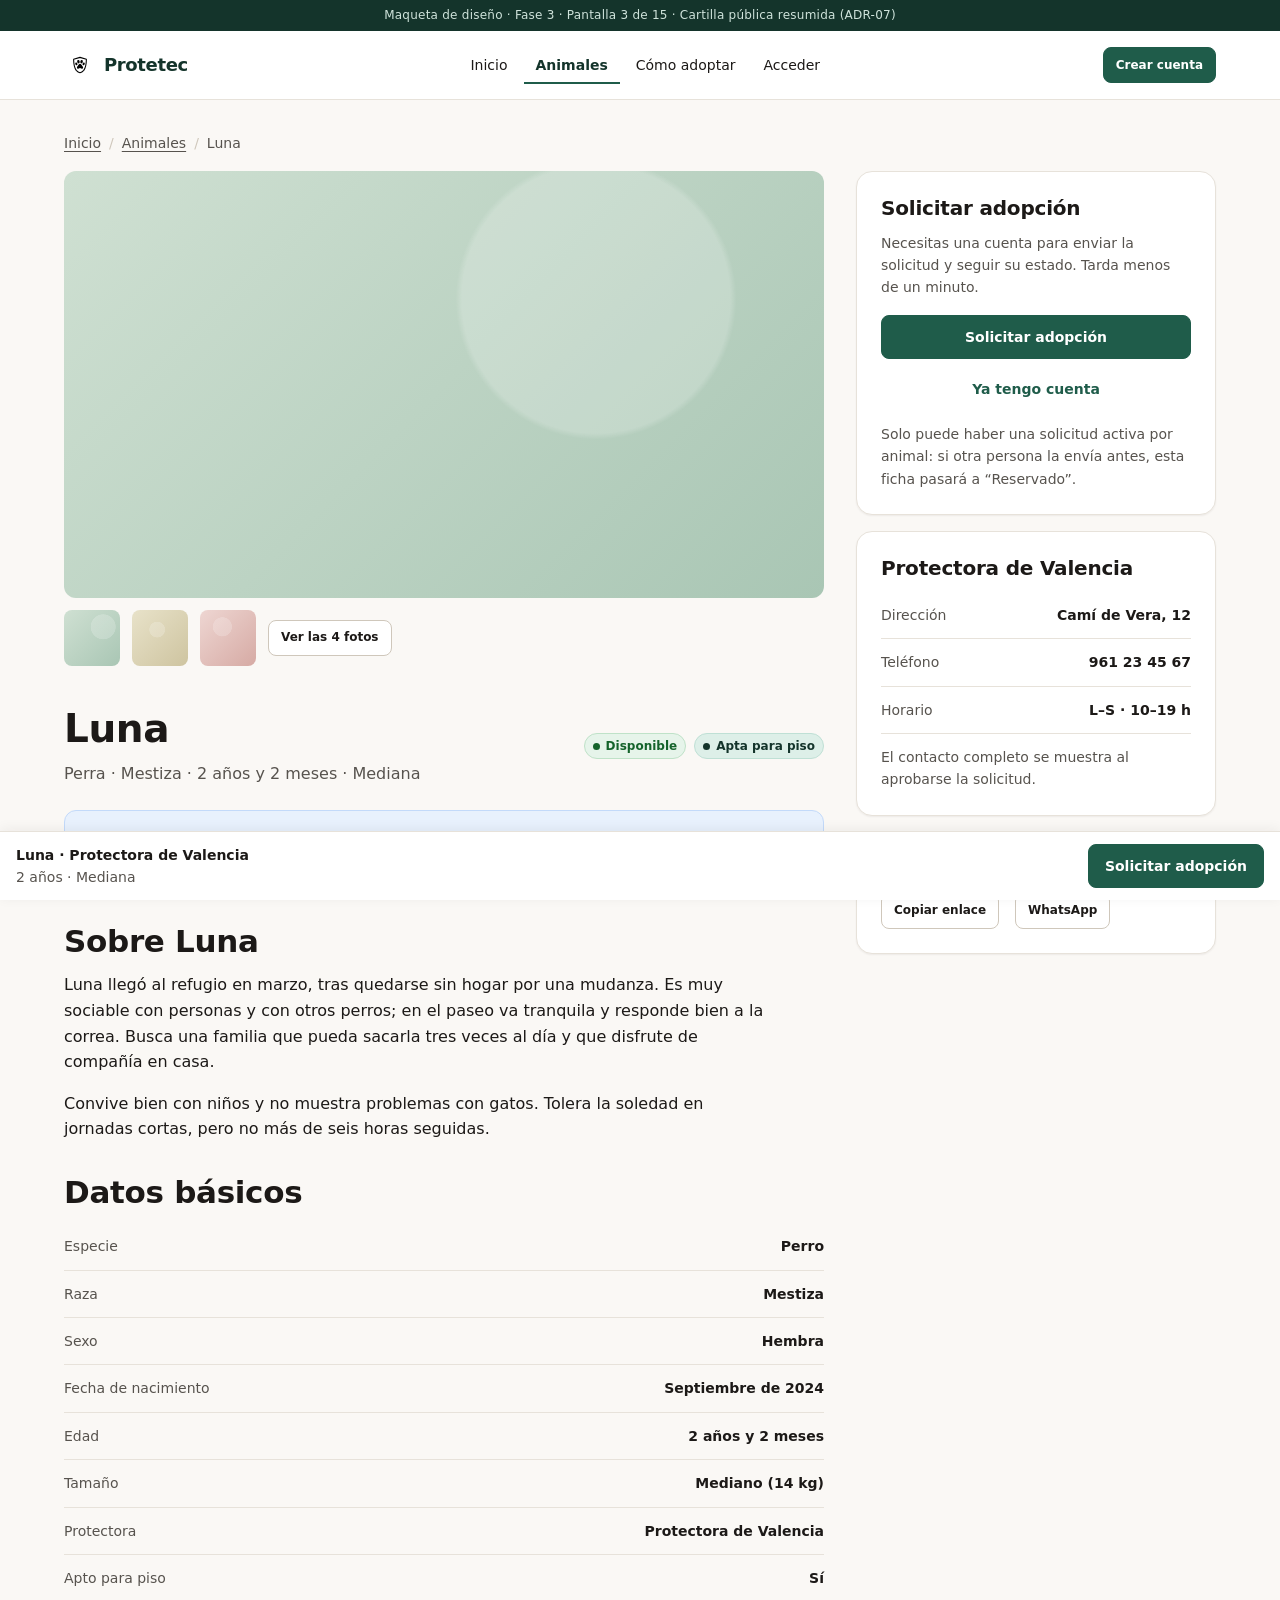
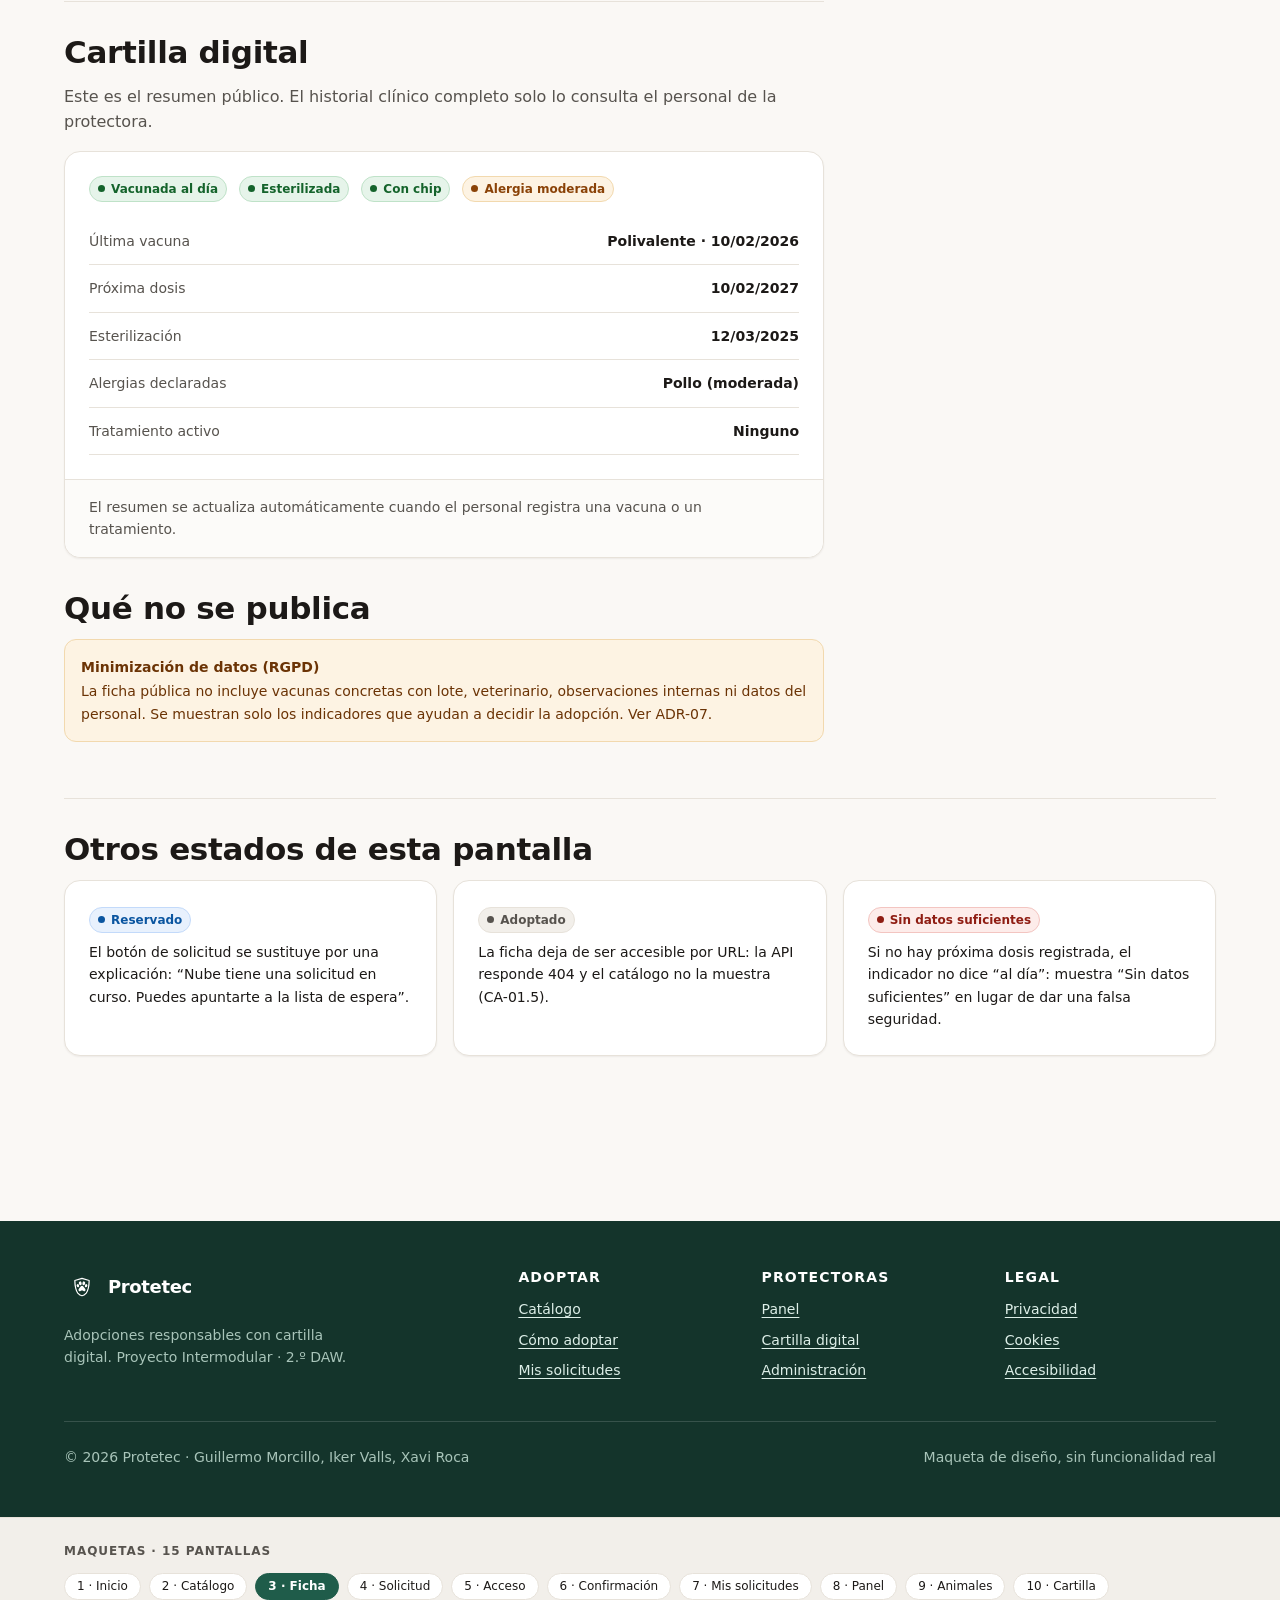
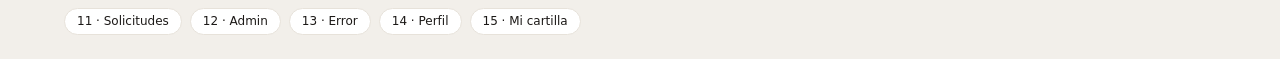
<file: docs/fase-3-diseno/mockups/ficha.html>
<!DOCTYPE html>
<html lang="es">
<head>
  <meta charset="utf-8">
  <meta name="viewport" content="width=device-width, initial-scale=1">
  <title>Luna · Perra mestiza en adopción · Protetec</title>
  <meta name="description" content="Luna, perra mestiza de 2 años. Vacunada al día, esterilizada y con chip. Consulta su cartilla digital y solicita la adopción.">
  <meta property="og:title" content="Luna busca familia · Protetec">
  <meta property="og:description" content="Perra mestiza de 2 años, vacunada y esterilizada. Protectora de Valencia.">
  <link rel="stylesheet" href="assets/estilos.css">
  <link rel="icon" href="assets/logo-protetec-negro.svg" type="image/svg+xml">
</head>
<body>
  <a class="skip-link" href="#contenido">Saltar al contenido</a>
  <div class="mock-banner">Maqueta de diseño · Fase 3 · Pantalla 3 de 15 · Cartilla pública resumida (ADR-07)</div>

  <header class="site-header">
    <div class="container site-header__inner">
      <a class="brand" href="index.html"><img class="brand__mark" src="assets/logo-protetec-negro.svg" alt="" width="32" height="32">Protetec</a>
      <nav class="nav" aria-label="Navegación principal">
        <a href="index.html">Inicio</a>
        <a href="catalogo.html" aria-current="page">Animales</a>
        <a href="index.html#como-funciona">Cómo adoptar</a>
        <a href="acceso.html">Acceder</a>
      </nav>
      <div class="header-actions">
        <a class="btn btn--primary btn--sm" href="acceso.html">Crear cuenta</a>
        <button class="nav-toggle" data-nav-toggle aria-expanded="false" aria-controls="menu-movil">Menú</button>
      </div>
    </div>
    <div class="container">
      <nav id="menu-movil" class="mobile-nav" data-mobile-nav data-open="false" aria-label="Navegación móvil">
        <a href="index.html">Inicio</a>
        <a href="catalogo.html" aria-current="page">Animales</a>
        <a href="index.html#como-funciona">Cómo adoptar</a>
        <a href="acceso.html">Acceder</a>
      </nav>
    </div>
  </header>

  <main id="contenido" class="container section--tight section">
    <ol class="breadcrumb">
      <li><a href="index.html">Inicio</a></li>
      <li><a href="catalogo.html">Animales</a></li>
      <li><span aria-current="page">Luna</span></li>
    </ol>

    <div class="split split--side">
      <!-- Columna principal -->
      <div>
        <div class="split" style="grid-template-columns:1fr;gap:var(--s-3)">
          <div class="photo photo--a photo--wide" role="img" aria-label="Luna, perra mestiza de pelo claro, sentada en el jardín de la protectora"></div>
          <ul class="row" style="list-style:none;padding:0;margin:0;gap:var(--s-3)">
            <li><div class="photo photo--a photo--thumb" role="img" aria-label="Luna olfateando el césped"></div></li>
            <li><div class="photo photo--d photo--thumb" role="img" aria-label="Luna corriendo con una pelota"></div></li>
            <li><div class="photo photo--f photo--thumb" role="img" aria-label="Luna junto a una voluntaria de la protectora"></div></li>
            <li><button class="btn btn--sm" type="button">Ver las 4 fotos</button></li>
          </ul>
        </div>

        <div class="row row--between mt-6">
          <div>
            <h1 class="mb-2">Luna</h1>
            <p class="muted mb-0">Perra · Mestiza · 2 años y 2 meses · Mediana</p>
          </div>
          <div class="row" style="gap:8px">
            <span class="badge badge--ok">Disponible</span>
            <span class="badge badge--brand">Apta para piso</span>
          </div>
        </div>

        <div class="alert alert--info mt-5">
          <div>
            <strong>Ficha actualizada el 12 de noviembre de 2026</strong>
            Los datos clínicos los mantiene al día la Protectora de Valencia.
          </div>
        </div>

        <h2 class="mt-6">Sobre Luna</h2>
        <p>Luna llegó al refugio en marzo, tras quedarse sin hogar por una mudanza. Es muy sociable con personas y con otros perros; en el paseo va tranquila y responde bien a la correa. Busca una familia que pueda sacarla tres veces al día y que disfrute de compañía en casa.</p>
        <p>Convive bien con niños y no muestra problemas con gatos. Tolera la soledad en jornadas cortas, pero no más de seis horas seguidas.</p>

        <h2 class="mt-6">Datos básicos</h2>
        <dl class="detail-list">
          <div><dt>Especie</dt><dd>Perro</dd></div>
          <div><dt>Raza</dt><dd>Mestiza</dd></div>
          <div><dt>Sexo</dt><dd>Hembra</dd></div>
          <div><dt>Fecha de nacimiento</dt><dd>Septiembre de 2024</dd></div>
          <div><dt>Edad</dt><dd>2 años y 2 meses</dd></div>
          <div><dt>Tamaño</dt><dd>Mediano (14 kg)</dd></div>
          <div><dt>Protectora</dt><dd>Protectora de Valencia</dd></div>
          <div><dt>Apto para piso</dt><dd>Sí</dd></div>
        </dl>

        <h2 class="mt-6">Cartilla digital</h2>
        <p class="muted">Este es el resumen público. El historial clínico completo solo lo consulta el personal de la protectora.</p>

        <div class="card">
          <div class="card__body">
            <div class="row" style="gap:var(--s-3)">
              <span class="badge badge--ok">Vacunada al día</span>
              <span class="badge badge--ok">Esterilizada</span>
              <span class="badge badge--ok">Con chip</span>
              <span class="badge badge--warn">Alergia moderada</span>
            </div>
            <dl class="detail-list mt-4">
              <div><dt>Última vacuna</dt><dd>Polivalente · 10/02/2026</dd></div>
              <div><dt>Próxima dosis</dt><dd>10/02/2027</dd></div>
              <div><dt>Esterilización</dt><dd>12/03/2025</dd></div>
              <div><dt>Alergias declaradas</dt><dd>Pollo (moderada)</dd></div>
              <div><dt>Tratamiento activo</dt><dd>Ninguno</dd></div>
            </dl>
          </div>
          <div class="card__footer">
            <p class="small muted mb-0">El resumen se actualiza automáticamente cuando el personal registra una vacuna o un tratamiento.</p>
          </div>
        </div>

        <h2 class="mt-6">Qué no se publica</h2>
        <div class="alert alert--warn">
          <div>
            <strong>Minimización de datos (RGPD)</strong>
            La ficha pública no incluye vacunas concretas con lote, veterinario, observaciones internas ni datos del personal. Se muestran solo los indicadores que ayudan a decidir la adopción. Ver ADR-07.
          </div>
        </div>
      </div>

      <!-- Columna lateral -->
      <aside aria-labelledby="titulo-solicitar">
        <div class="card">
          <div class="card__body">
            <h2 id="titulo-solicitar" style="font-size:var(--fs-h4)">Solicitar adopción</h2>
            <p class="small muted">Necesitas una cuenta para enviar la solicitud y seguir su estado. Tarda menos de un minuto.</p>
            <a class="btn btn--primary btn--block" href="solicitud.html">Solicitar adopción</a>
            <a class="btn btn--ghost btn--block mt-2" href="acceso.html">Ya tengo cuenta</a>
            <p class="small muted mt-3 mb-0">Solo puede haber una solicitud activa por animal: si otra persona la envía antes, esta ficha pasará a “Reservado”.</p>
          </div>
        </div>

        <div class="card mt-4">
          <div class="card__body">
            <h3 style="font-size:var(--fs-h4)">Protectora de Valencia</h3>
            <dl class="detail-list">
              <div><dt>Dirección</dt><dd>Camí de Vera, 12</dd></div>
              <div><dt>Teléfono</dt><dd>961 23 45 67</dd></div>
              <div><dt>Horario</dt><dd>L–S · 10–19 h</dd></div>
            </dl>
            <p class="small muted mt-3 mb-0">El contacto completo se muestra al aprobarse la solicitud.</p>
          </div>
        </div>

        <div class="card mt-4">
          <div class="card__body">
            <h3 style="font-size:var(--fs-h4)">Compártelo</h3>
            <div class="row">
              <button class="btn btn--sm" type="button">Copiar enlace</button>
              <button class="btn btn--sm" type="button">WhatsApp</button>
            </div>
          </div>
        </div>
      </aside>
    </div>

    <!-- Estados alternativos de la ficha -->
    <hr>
    <h2>Otros estados de esta pantalla</h2>
    <div class="demo-grid">
      <div class="card"><div class="card__body">
        <span class="badge badge--info mb-2">Reservado</span>
        <p class="small mb-0">El botón de solicitud se sustituye por una explicación: “Nube tiene una solicitud en curso. Puedes apuntarte a la lista de espera”.</p>
      </div></div>
      <div class="card"><div class="card__body">
        <span class="badge badge--neutral mb-2">Adoptado</span>
        <p class="small mb-0">La ficha deja de ser accesible por URL: la API responde 404 y el catálogo no la muestra (CA-01.5).</p>
      </div></div>
      <div class="card"><div class="card__body">
        <span class="badge badge--danger mb-2">Sin datos suficientes</span>
        <p class="small mb-0">Si no hay próxima dosis registrada, el indicador no dice “al día”: muestra “Sin datos suficientes” en lugar de dar una falsa seguridad.</p>
      </div></div>
    </div>
  </main>

  <!-- CTA fija en móvil -->
  <div style="position:sticky;bottom:0;background:var(--surface);border-top:1px solid var(--border);padding:12px 16px;display:flex;gap:12px;align-items:center;justify-content:space-between;box-shadow:0 -2px 12px rgba(28,25,23,.06)">
    <div>
      <p class="small mb-0" style="font-weight:600">Luna · Protectora de Valencia</p>
      <p class="small muted mb-0">2 años · Mediana</p>
    </div>
    <a class="btn btn--primary" href="solicitud.html">Solicitar adopción</a>
  </div>

  <footer class="site-footer">
    <div class="container">
      <div class="footer-grid">
        <div>
          <a class="brand" href="index.html" style="color:#fff"><img class="brand__mark" src="assets/logo-protetec-blanco.svg" alt="" width="32" height="32">Protetec</a>
          <p class="mt-3" style="color:#a8c4b9;max-width:32ch">Adopciones responsables con cartilla digital. Proyecto Intermodular · 2.º DAW.</p>
        </div>
        <div><h4>Adoptar</h4><ul><li><a href="catalogo.html">Catálogo</a></li><li><a href="index.html#como-funciona">Cómo adoptar</a></li><li><a href="mis-solicitudes.html">Mis solicitudes</a></li></ul></div>
        <div><h4>Protectoras</h4><ul><li><a href="panel.html">Panel</a></li><li><a href="cartilla.html">Cartilla digital</a></li><li><a href="admin.html">Administración</a></li></ul></div>
        <div><h4>Legal</h4><ul><li><a href="error.html">Privacidad</a></li><li><a href="error.html">Cookies</a></li><li><a href="error.html">Accesibilidad</a></li></ul></div>
      </div>
      <div class="footer-note">
        <span>© 2026 Protetec · Guillermo Morcillo, Iker Valls, Xavi Roca</span>
        <span>Maqueta de diseño, sin funcionalidad real</span>
      </div>
    </div>
  </footer>

  <nav class="mock-index" aria-label="Índice de maquetas de la fase 3">
    <div class="container">
      <p class="mock-index__title">Maquetas · 15 pantallas</p>
      <div class="chip-row" style="margin:0">
        <a class="chip" href="index.html">1 · Inicio</a>
        <a class="chip" href="catalogo.html">2 · Catálogo</a>
        <a class="chip" href="ficha.html" aria-current="page">3 · Ficha</a>
        <a class="chip" href="solicitud.html">4 · Solicitud</a>
        <a class="chip" href="acceso.html">5 · Acceso</a>
        <a class="chip" href="confirmacion.html">6 · Confirmación</a>
        <a class="chip" href="mis-solicitudes.html">7 · Mis solicitudes</a>
        <a class="chip" href="panel.html">8 · Panel</a>
        <a class="chip" href="panel-animales.html">9 · Animales</a>
        <a class="chip" href="cartilla.html">10 · Cartilla</a>
        <a class="chip" href="panel-solicitudes.html">11 · Solicitudes</a>
        <a class="chip" href="admin.html">12 · Admin</a>
        <a class="chip" href="error.html">13 · Error</a>
        <a class="chip" href="perfil.html">14 · Perfil</a>
        <a class="chip" href="mi-cartilla.html">15 · Mi cartilla</a>
      </div>
    </div>
  </nav>

  <script src="assets/app.js"></script>
</body>
</html>
</file>
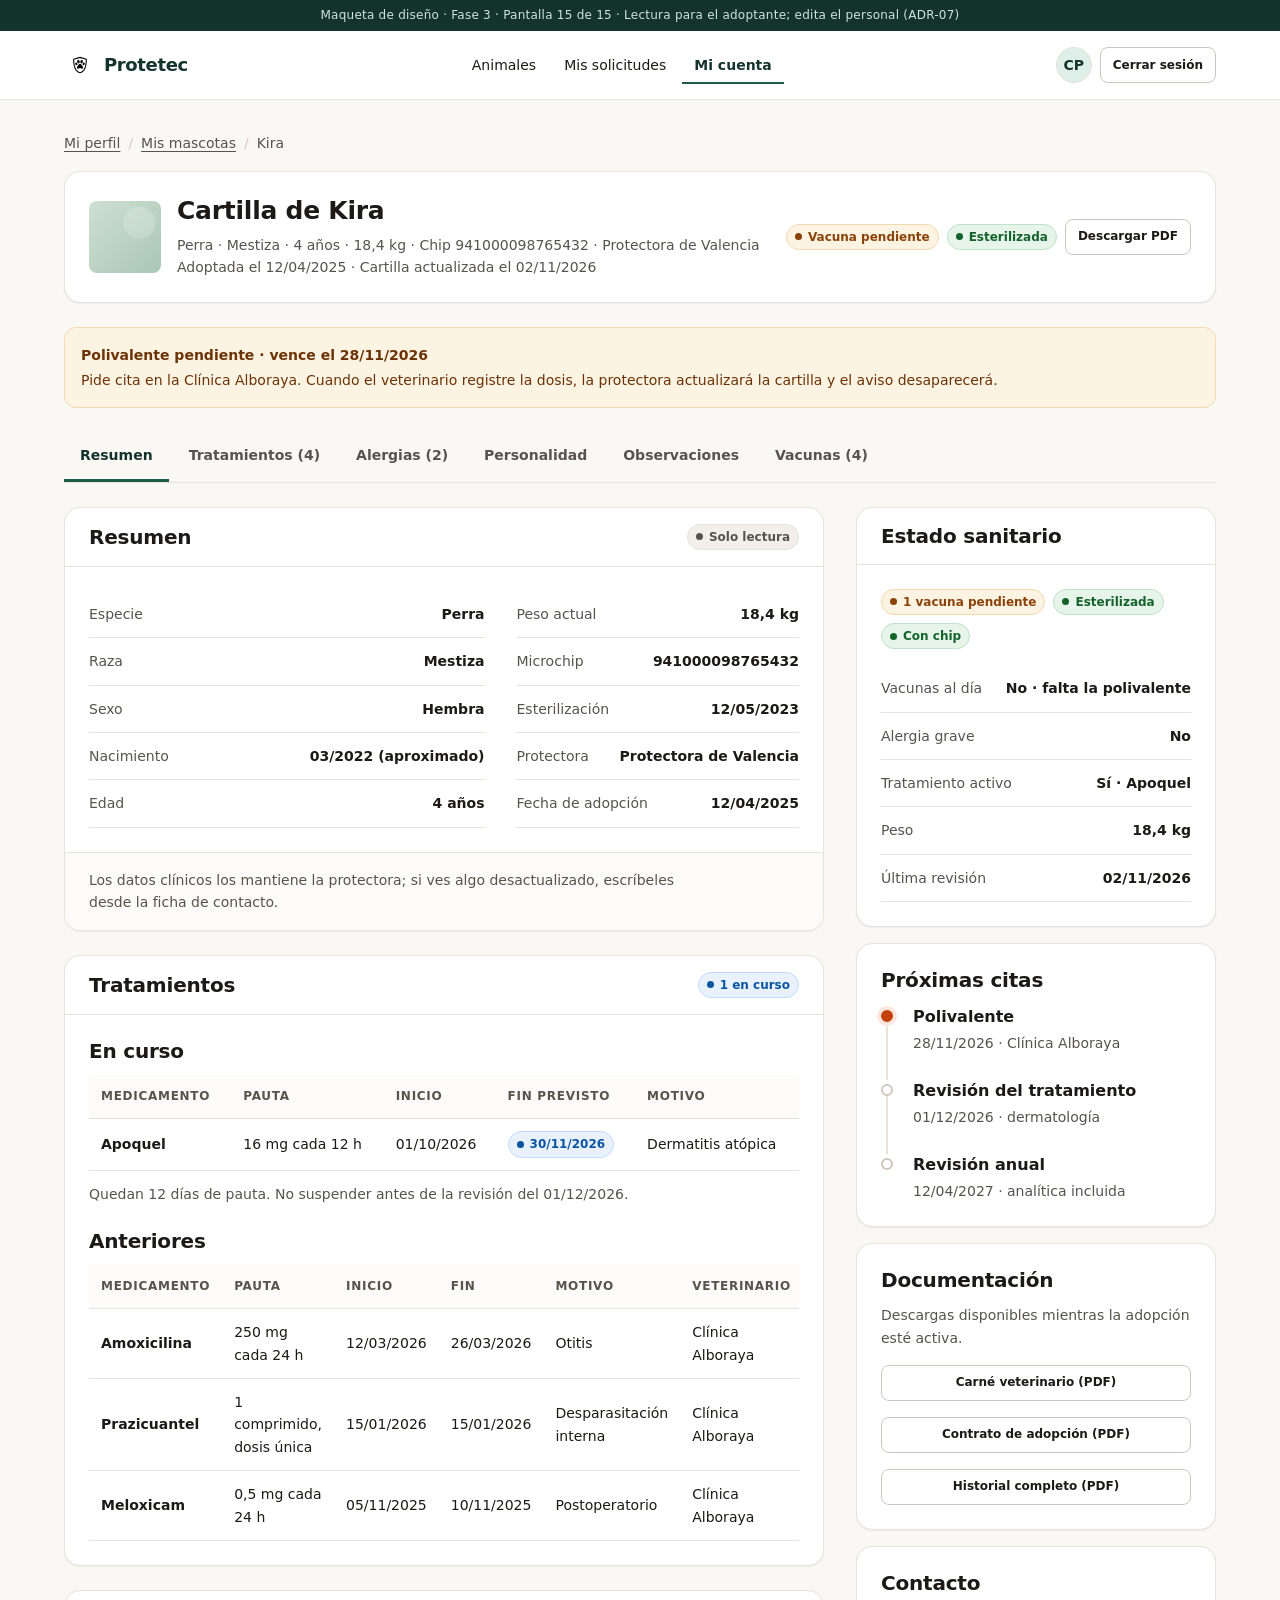
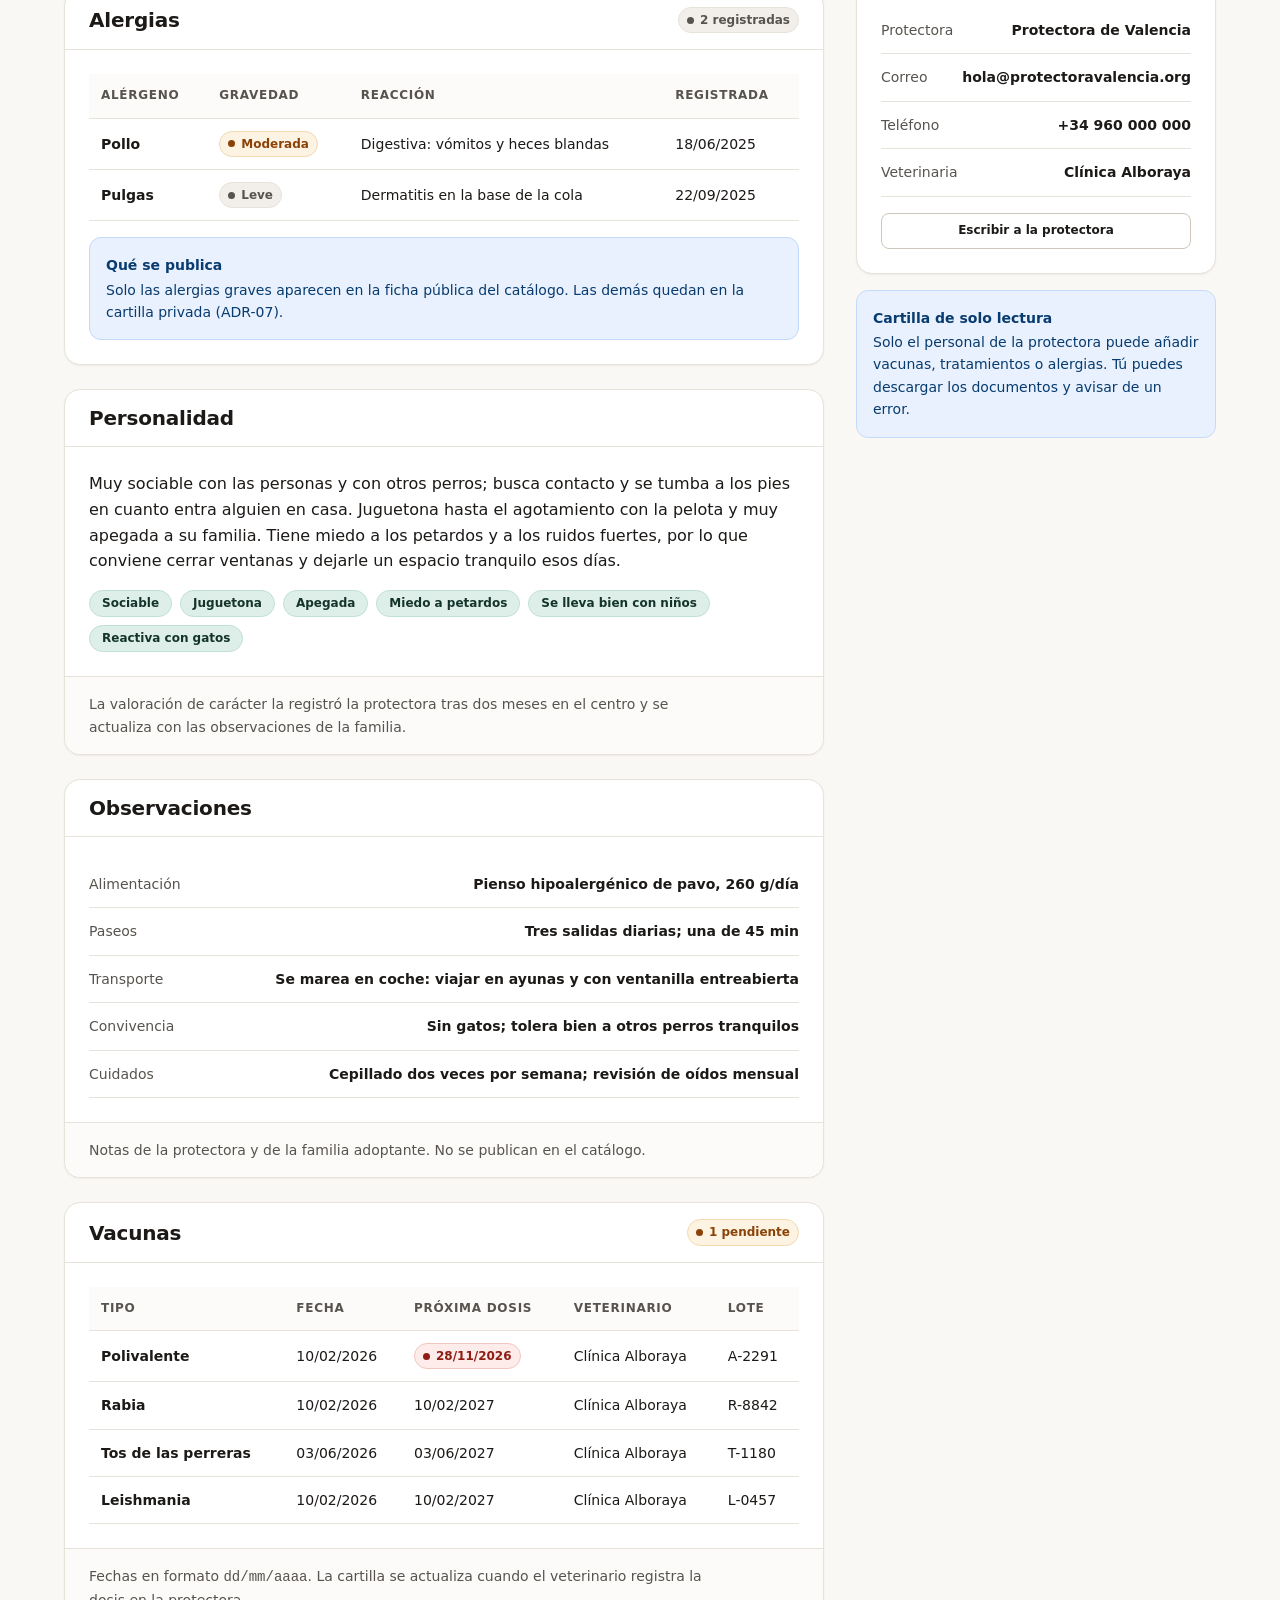
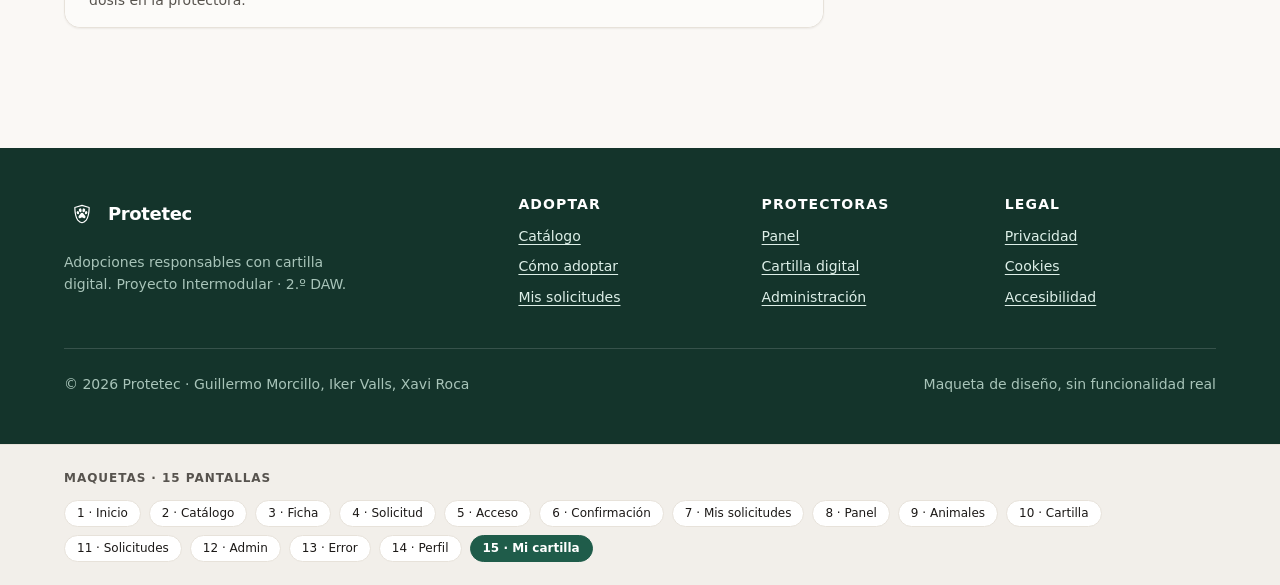
<file: docs/fase-3-diseno/mockups/mi-cartilla.html>
<!DOCTYPE html>
<html lang="es">
<head>
  <meta charset="utf-8">
  <meta name="viewport" content="width=device-width, initial-scale=1">
  <title>Cartilla digital de Kira · Protetec</title>
  <meta name="description" content="Cartilla digital de una mascota adoptada: vacunas, tratamientos, alergias, personalidad y observaciones.">
  <link rel="stylesheet" href="assets/estilos.css">
  <link rel="icon" href="assets/logo-protetec-negro.svg" type="image/svg+xml">
</head>
<body>
  <a class="skip-link" href="#contenido">Saltar al contenido</a>
  <div class="mock-banner">Maqueta de diseño · Fase 3 · Pantalla 15 de 15 · Lectura para el adoptante; edita el personal (ADR-07)</div>

  <header class="site-header">
    <div class="container site-header__inner">
      <a class="brand" href="index.html"><img class="brand__mark" src="assets/logo-protetec-negro.svg" alt="" width="32" height="32">Protetec</a>
      <nav class="nav" aria-label="Navegación principal">
        <a href="catalogo.html">Animales</a>
        <a href="mis-solicitudes.html">Mis solicitudes</a>
        <a href="perfil.html" aria-current="page">Mi cuenta</a>
      </nav>
      <div class="header-actions">
        <span class="avatar" aria-hidden="true">CP</span>
        <a class="btn btn--sm" href="acceso.html">Cerrar sesión</a>
        <button class="nav-toggle" data-nav-toggle aria-expanded="false" aria-controls="menu-movil">Menú</button>
      </div>
    </div>
    <div class="container">
      <nav id="menu-movil" class="mobile-nav" data-mobile-nav data-open="false" aria-label="Navegación móvil">
        <a href="catalogo.html">Animales</a>
        <a href="mis-solicitudes.html">Mis solicitudes</a>
        <a href="perfil.html" aria-current="page">Mi cuenta</a>
        <a href="acceso.html">Cerrar sesión</a>
      </nav>
    </div>
  </header>

  <main id="contenido" class="container section section--tight">
    <ol class="breadcrumb">
      <li><a href="perfil.html">Mi perfil</a></li>
      <li><a href="perfil.html">Mis mascotas</a></li>
      <li><span aria-current="page">Kira</span></li>
    </ol>

    <!-- Cabecera del animal -->
    <div class="card mb-5">
      <div class="card__body row" style="align-items:center;gap:var(--s-4)">
        <div class="photo photo--a photo--thumb" style="width:72px;height:72px" role="img" aria-label="Kira, perra mestiza de pelo claro"></div>
        <div style="flex:1;min-width:220px">
          <h1 class="mb-2" style="font-size:var(--fs-h3)">Cartilla de Kira</h1>
          <p class="small muted mb-0">Perra · Mestiza · 4 años · 18,4 kg · Chip 941000098765432 · Protectora de Valencia</p>
          <p class="small muted mb-0">Adoptada el 12/04/2025 · Cartilla actualizada el 02/11/2026</p>
        </div>
        <div class="row" style="gap:8px">
          <span class="badge badge--warn">Vacuna pendiente</span>
          <span class="badge badge--ok">Esterilizada</span>
          <button class="btn btn--sm" type="button">Descargar PDF</button>
        </div>
      </div>
    </div>

    <div class="alert alert--warn">
      <div>
        <strong>Polivalente pendiente · vence el 28/11/2026</strong>
        Pide cita en la Clínica Alboraya. Cuando el veterinario registre la dosis, la protectora actualizará la cartilla y el aviso desaparecerá.
      </div>
    </div>

    <div class="tabs" role="tablist" aria-label="Secciones de la cartilla">
      <a href="#resumen" role="tab" aria-current="page">Resumen</a>
      <a href="#tratamientos" role="tab">Tratamientos (4)</a>
      <a href="#alergias" role="tab">Alergias (2)</a>
      <a href="#personalidad" role="tab">Personalidad</a>
      <a href="#observaciones" role="tab">Observaciones</a>
      <a href="#vacunas" role="tab">Vacunas (4)</a>
    </div>

    <div class="split split--side">
      <div>
        <!-- Resumen -->
        <section class="card mb-5" id="resumen" aria-labelledby="titulo-resumen">
          <div class="card__header">
            <h2 id="titulo-resumen">Resumen</h2>
            <span class="badge badge--neutral">Solo lectura</span>
          </div>
          <div class="card__body">
            <div class="split split--2">
              <dl class="detail-list">
                <div><dt>Especie</dt><dd>Perra</dd></div>
                <div><dt>Raza</dt><dd>Mestiza</dd></div>
                <div><dt>Sexo</dt><dd>Hembra</dd></div>
                <div><dt>Nacimiento</dt><dd>03/2022 (aproximado)</dd></div>
                <div><dt>Edad</dt><dd>4 años</dd></div>
              </dl>
              <dl class="detail-list">
                <div><dt>Peso actual</dt><dd>18,4 kg</dd></div>
                <div><dt>Microchip</dt><dd>941000098765432</dd></div>
                <div><dt>Esterilización</dt><dd>12/05/2023</dd></div>
                <div><dt>Protectora</dt><dd>Protectora de Valencia</dd></div>
                <div><dt>Fecha de adopción</dt><dd>12/04/2025</dd></div>
              </dl>
            </div>
          </div>
          <div class="card__footer">
            <p class="small muted mb-0">Los datos clínicos los mantiene la protectora; si ves algo desactualizado, escríbeles desde la ficha de contacto.</p>
          </div>
        </section>

        <!-- Tratamientos -->
        <section class="card mb-5" id="tratamientos" aria-labelledby="titulo-tratamientos">
          <div class="card__header">
            <h2 id="titulo-tratamientos">Tratamientos</h2>
            <span class="badge badge--info">1 en curso</span>
          </div>
          <div class="card__body">
            <h3 class="mb-3" style="font-size:var(--fs-h4)">En curso</h3>
            <div class="table-wrap">
              <table class="table table--stack">
                <caption class="visually-hidden">Tratamiento activo</caption>
                <thead>
                  <tr><th scope="col">Medicamento</th><th scope="col">Pauta</th><th scope="col">Inicio</th><th scope="col">Fin previsto</th><th scope="col">Motivo</th></tr>
                </thead>
                <tbody>
                  <tr>
                    <td data-label="Medicamento"><span style="font-weight:600">Apoquel</span></td>
                    <td data-label="Pauta">16 mg cada 12 h</td>
                    <td data-label="Inicio" class="num">01/10/2026</td>
                    <td data-label="Fin previsto" class="num"><span class="badge badge--info">30/11/2026</span></td>
                    <td data-label="Motivo">Dermatitis atópica</td>
                  </tr>
                </tbody>
              </table>
            </div>
            <p class="small muted mt-3 mb-0">Quedan 12 días de pauta. No suspender antes de la revisión del 01/12/2026.</p>

            <h3 class="mt-5 mb-3" style="font-size:var(--fs-h4)">Anteriores</h3>
            <div class="table-wrap">
              <table class="table table--stack">
                <caption class="visually-hidden">Tratamientos terminados, de más reciente a más antiguo</caption>
                <thead>
                  <tr><th scope="col">Medicamento</th><th scope="col">Pauta</th><th scope="col">Inicio</th><th scope="col">Fin</th><th scope="col">Motivo</th><th scope="col">Veterinario</th></tr>
                </thead>
                <tbody>
                  <tr>
                    <td data-label="Medicamento"><span style="font-weight:600">Amoxicilina</span></td>
                    <td data-label="Pauta">250 mg cada 24 h</td>
                    <td data-label="Inicio" class="num">12/03/2026</td>
                    <td data-label="Fin" class="num">26/03/2026</td>
                    <td data-label="Motivo">Otitis</td>
                    <td data-label="Veterinario">Clínica Alboraya</td>
                  </tr>
                  <tr>
                    <td data-label="Medicamento"><span style="font-weight:600">Prazicuantel</span></td>
                    <td data-label="Pauta">1 comprimido, dosis única</td>
                    <td data-label="Inicio" class="num">15/01/2026</td>
                    <td data-label="Fin" class="num">15/01/2026</td>
                    <td data-label="Motivo">Desparasitación interna</td>
                    <td data-label="Veterinario">Clínica Alboraya</td>
                  </tr>
                  <tr>
                    <td data-label="Medicamento"><span style="font-weight:600">Meloxicam</span></td>
                    <td data-label="Pauta">0,5 mg cada 24 h</td>
                    <td data-label="Inicio" class="num">05/11/2025</td>
                    <td data-label="Fin" class="num">10/11/2025</td>
                    <td data-label="Motivo">Postoperatorio</td>
                    <td data-label="Veterinario">Clínica Alboraya</td>
                  </tr>
                </tbody>
              </table>
            </div>
          </div>
        </section>

        <!-- Alergias -->
        <section class="card mb-5" id="alergias" aria-labelledby="titulo-alergias">
          <div class="card__header">
            <h2 id="titulo-alergias">Alergias</h2>
            <span class="badge badge--neutral">2 registradas</span>
          </div>
          <div class="card__body">
            <div class="table-wrap">
              <table class="table table--stack">
                <thead><tr><th scope="col">Alérgeno</th><th scope="col">Gravedad</th><th scope="col">Reacción</th><th scope="col">Registrada</th></tr></thead>
                <tbody>
                  <tr>
                    <td data-label="Alérgeno"><span style="font-weight:600">Pollo</span></td>
                    <td data-label="Gravedad"><span class="badge badge--warn">Moderada</span></td>
                    <td data-label="Reacción">Digestiva: vómitos y heces blandas</td>
                    <td data-label="Registrada" class="num">18/06/2025</td>
                  </tr>
                  <tr>
                    <td data-label="Alérgeno"><span style="font-weight:600">Pulgas</span></td>
                    <td data-label="Gravedad"><span class="badge badge--neutral">Leve</span></td>
                    <td data-label="Reacción">Dermatitis en la base de la cola</td>
                    <td data-label="Registrada" class="num">22/09/2025</td>
                  </tr>
                </tbody>
              </table>
            </div>
            <div class="alert alert--info mt-4 mb-0">
              <div>
                <strong>Qué se publica</strong>
                Solo las alergias graves aparecen en la ficha pública del catálogo. Las demás quedan en la cartilla privada (ADR-07).
              </div>
            </div>
          </div>
        </section>

        <!-- Personalidad -->
        <section class="card mb-5" id="personalidad" aria-labelledby="titulo-personalidad">
          <div class="card__header"><h2 id="titulo-personalidad">Personalidad</h2></div>
          <div class="card__body">
            <p>
              Muy sociable con las personas y con otros perros; busca contacto y se tumba a los pies en cuanto entra alguien en casa.
              Juguetona hasta el agotamiento con la pelota y muy apegada a su familia. Tiene miedo a los petardos y a los ruidos
              fuertes, por lo que conviene cerrar ventanas y dejarle un espacio tranquilo esos días.
            </p>
            <div class="chip-row mt-4" style="margin-bottom:0">
              <span class="chip">Sociable</span>
              <span class="chip">Juguetona</span>
              <span class="chip">Apegada</span>
              <span class="chip">Miedo a petardos</span>
              <span class="chip">Se lleva bien con niños</span>
              <span class="chip">Reactiva con gatos</span>
            </div>
          </div>
          <div class="card__footer">
            <p class="small muted mb-0">La valoración de carácter la registró la protectora tras dos meses en el centro y se actualiza con las observaciones de la familia.</p>
          </div>
        </section>

        <!-- Observaciones -->
        <section class="card mb-5" id="observaciones" aria-labelledby="titulo-observaciones">
          <div class="card__header"><h2 id="titulo-observaciones">Observaciones</h2></div>
          <div class="card__body">
            <dl class="detail-list">
              <div><dt>Alimentación</dt><dd>Pienso hipoalergénico de pavo, 260 g/día</dd></div>
              <div><dt>Paseos</dt><dd>Tres salidas diarias; una de 45 min</dd></div>
              <div><dt>Transporte</dt><dd>Se marea en coche: viajar en ayunas y con ventanilla entreabierta</dd></div>
              <div><dt>Convivencia</dt><dd>Sin gatos; tolera bien a otros perros tranquilos</dd></div>
              <div><dt>Cuidados</dt><dd>Cepillado dos veces por semana; revisión de oídos mensual</dd></div>
            </dl>
          </div>
          <div class="card__footer">
            <p class="small muted mb-0">Notas de la protectora y de la familia adoptante. No se publican en el catálogo.</p>
          </div>
        </section>

        <!-- Vacunas -->
        <section class="card mb-5" id="vacunas" aria-labelledby="titulo-vacunas">
          <div class="card__header">
            <h2 id="titulo-vacunas">Vacunas</h2>
            <span class="badge badge--warn">1 pendiente</span>
          </div>
          <div class="card__body">
            <div class="table-wrap">
              <table class="table table--stack">
                <caption class="visually-hidden">Vacunas registradas, de más reciente a más antigua</caption>
                <thead>
                  <tr><th scope="col">Tipo</th><th scope="col">Fecha</th><th scope="col">Próxima dosis</th><th scope="col">Veterinario</th><th scope="col">Lote</th></tr>
                </thead>
                <tbody>
                  <tr>
                    <td data-label="Tipo"><span style="font-weight:600">Polivalente</span></td>
                    <td data-label="Fecha" class="num">10/02/2026</td>
                    <td data-label="Próxima dosis" class="num"><span class="badge badge--danger">28/11/2026</span></td>
                    <td data-label="Veterinario">Clínica Alboraya</td>
                    <td data-label="Lote">A-2291</td>
                  </tr>
                  <tr>
                    <td data-label="Tipo"><span style="font-weight:600">Rabia</span></td>
                    <td data-label="Fecha" class="num">10/02/2026</td>
                    <td data-label="Próxima dosis" class="num">10/02/2027</td>
                    <td data-label="Veterinario">Clínica Alboraya</td>
                    <td data-label="Lote">R-8842</td>
                  </tr>
                  <tr>
                    <td data-label="Tipo"><span style="font-weight:600">Tos de las perreras</span></td>
                    <td data-label="Fecha" class="num">03/06/2026</td>
                    <td data-label="Próxima dosis" class="num">03/06/2027</td>
                    <td data-label="Veterinario">Clínica Alboraya</td>
                    <td data-label="Lote">T-1180</td>
                  </tr>
                  <tr>
                    <td data-label="Tipo"><span style="font-weight:600">Leishmania</span></td>
                    <td data-label="Fecha" class="num">10/02/2026</td>
                    <td data-label="Próxima dosis" class="num">10/02/2027</td>
                    <td data-label="Veterinario">Clínica Alboraya</td>
                    <td data-label="Lote">L-0457</td>
                  </tr>
                </tbody>
              </table>
            </div>
          </div>
          <div class="card__footer">
            <p class="small muted mb-0">Fechas en formato <code>dd/mm/aaaa</code>. La cartilla se actualiza cuando el veterinario registra la dosis en la protectora.</p>
          </div>
        </section>
      </div>

      <!-- Lateral -->
      <aside aria-labelledby="titulo-estado">
        <div class="card">
          <div class="card__header"><h2 id="titulo-estado" style="font-size:var(--fs-h4)">Estado sanitario</h2></div>
          <div class="card__body">
            <div class="row" style="gap:8px">
              <span class="badge badge--warn">1 vacuna pendiente</span>
              <span class="badge badge--ok">Esterilizada</span>
              <span class="badge badge--ok">Con chip</span>
            </div>
            <dl class="detail-list mt-4">
              <div><dt>Vacunas al día</dt><dd>No · falta la polivalente</dd></div>
              <div><dt>Alergia grave</dt><dd>No</dd></div>
              <div><dt>Tratamiento activo</dt><dd>Sí · Apoquel</dd></div>
              <div><dt>Peso</dt><dd>18,4 kg</dd></div>
              <div><dt>Última revisión</dt><dd>02/11/2026</dd></div>
            </dl>
          </div>
        </div>

        <div class="card mt-4">
          <div class="card__body">
            <h3 style="font-size:var(--fs-h4)">Próximas citas</h3>
            <ol class="timeline">
              <li data-state="current">
                <p class="timeline__title">Polivalente</p>
                <p class="timeline__meta">28/11/2026 · Clínica Alboraya</p>
              </li>
              <li>
                <p class="timeline__title">Revisión del tratamiento</p>
                <p class="timeline__meta">01/12/2026 · dermatología</p>
              </li>
              <li>
                <p class="timeline__title">Revisión anual</p>
                <p class="timeline__meta">12/04/2027 · analítica incluida</p>
              </li>
            </ol>
          </div>
        </div>

        <div class="card mt-4">
          <div class="card__body">
            <h3 style="font-size:var(--fs-h4)">Documentación</h3>
            <p class="small muted">Descargas disponibles mientras la adopción esté activa.</p>
            <div class="stack">
              <a class="btn btn--sm btn--block" href="#vacunas">Carné veterinario (PDF)</a>
              <a class="btn btn--sm btn--block" href="#resumen">Contrato de adopción (PDF)</a>
              <a class="btn btn--sm btn--block" href="#tratamientos">Historial completo (PDF)</a>
            </div>
          </div>
        </div>

        <div class="card mt-4" id="contacto">
          <div class="card__body">
            <h3 style="font-size:var(--fs-h4)">Contacto</h3>
            <dl class="detail-list">
              <div><dt>Protectora</dt><dd>Protectora de Valencia</dd></div>
              <div><dt>Correo</dt><dd>hola@protectoravalencia.org</dd></div>
              <div><dt>Teléfono</dt><dd>+34 960 000 000</dd></div>
              <div><dt>Veterinaria</dt><dd>Clínica Alboraya</dd></div>
            </dl>
            <a class="btn btn--sm btn--block mt-4" href="error.html">Escribir a la protectora</a>
          </div>
        </div>

        <div class="alert alert--info mt-4">
          <div>
            <strong>Cartilla de solo lectura</strong>
            Solo el personal de la protectora puede añadir vacunas, tratamientos o alergias. Tú puedes descargar los documentos y avisar de un error.
          </div>
        </div>
      </aside>
    </div>
  </main>

  <footer class="site-footer">
    <div class="container">
      <div class="footer-grid">
        <div>
          <a class="brand" href="index.html" style="color:#fff"><img class="brand__mark" src="assets/logo-protetec-blanco.svg" alt="" width="32" height="32">Protetec</a>
          <p class="mt-3" style="color:#a8c4b9;max-width:32ch">Adopciones responsables con cartilla digital. Proyecto Intermodular · 2.º DAW.</p>
        </div>
        <div><h4>Adoptar</h4><ul><li><a href="catalogo.html">Catálogo</a></li><li><a href="index.html#como-funciona">Cómo adoptar</a></li><li><a href="mis-solicitudes.html">Mis solicitudes</a></li></ul></div>
        <div><h4>Protectoras</h4><ul><li><a href="panel.html">Panel</a></li><li><a href="cartilla.html">Cartilla digital</a></li><li><a href="admin.html">Administración</a></li></ul></div>
        <div><h4>Legal</h4><ul><li><a href="error.html">Privacidad</a></li><li><a href="error.html">Cookies</a></li><li><a href="error.html">Accesibilidad</a></li></ul></div>
      </div>
      <div class="footer-note">
        <span>© 2026 Protetec · Guillermo Morcillo, Iker Valls, Xavi Roca</span>
        <span>Maqueta de diseño, sin funcionalidad real</span>
      </div>
    </div>
  </footer>

  <nav class="mock-index" aria-label="Índice de maquetas de la fase 3">
    <div class="container">
      <p class="mock-index__title">Maquetas · 15 pantallas</p>
      <div class="chip-row" style="margin:0">
        <a class="chip" href="index.html">1 · Inicio</a>
        <a class="chip" href="catalogo.html">2 · Catálogo</a>
        <a class="chip" href="ficha.html">3 · Ficha</a>
        <a class="chip" href="solicitud.html">4 · Solicitud</a>
        <a class="chip" href="acceso.html">5 · Acceso</a>
        <a class="chip" href="confirmacion.html">6 · Confirmación</a>
        <a class="chip" href="mis-solicitudes.html">7 · Mis solicitudes</a>
        <a class="chip" href="panel.html">8 · Panel</a>
        <a class="chip" href="panel-animales.html">9 · Animales</a>
        <a class="chip" href="cartilla.html">10 · Cartilla</a>
        <a class="chip" href="panel-solicitudes.html">11 · Solicitudes</a>
        <a class="chip" href="admin.html">12 · Admin</a>
        <a class="chip" href="error.html">13 · Error</a>
        <a class="chip" href="perfil.html">14 · Perfil</a>
        <a class="chip" href="mi-cartilla.html" aria-current="page">15 · Mi cartilla</a>
      </div>
    </div>
  </nav>

  <script src="assets/app.js"></script>
</body>
</html>
</file>
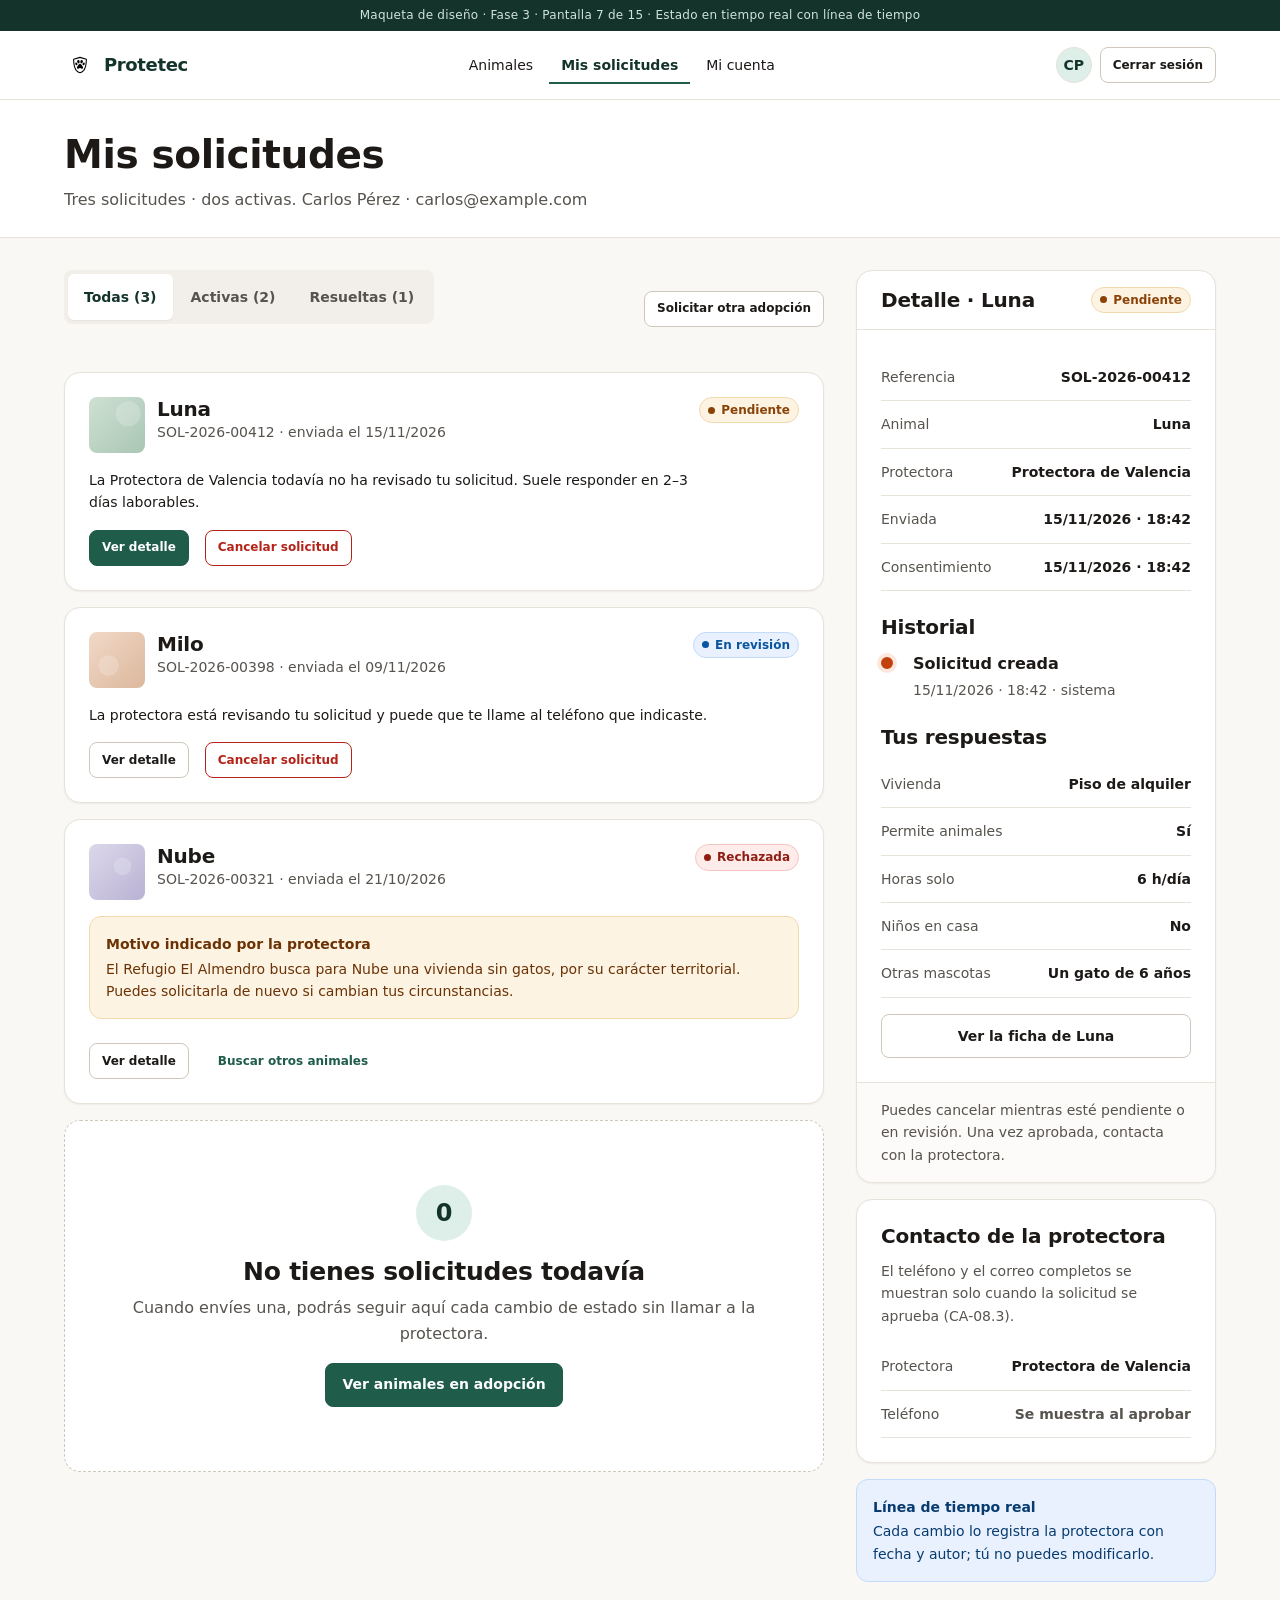
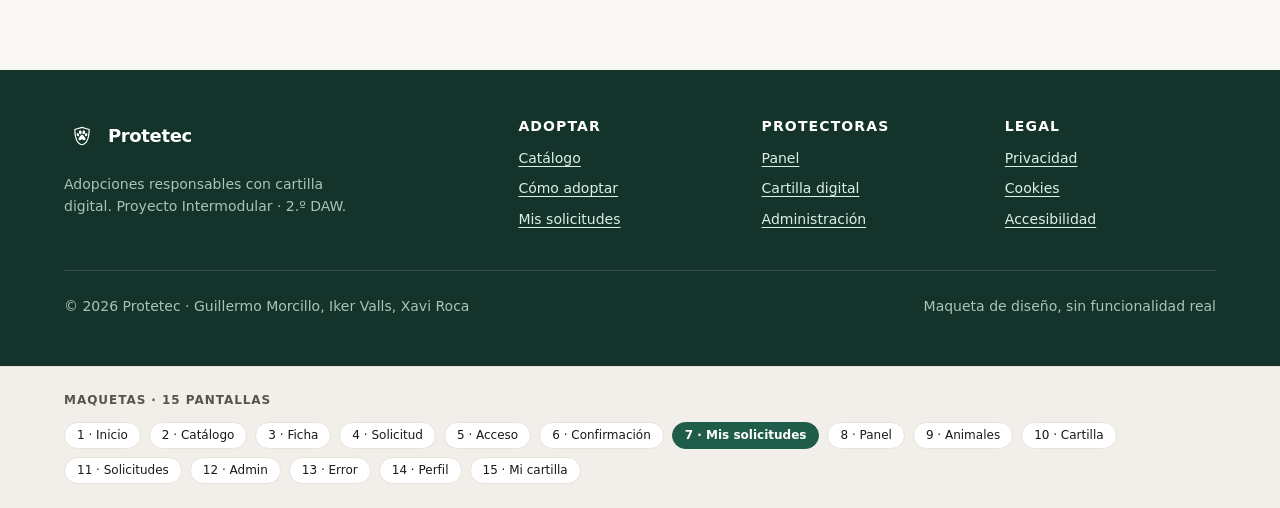
<file: docs/fase-3-diseno/mockups/mis-solicitudes.html>
<!DOCTYPE html>
<html lang="es">
<head>
  <meta charset="utf-8">
  <meta name="viewport" content="width=device-width, initial-scale=1">
  <title>Mis solicitudes · Protetec</title>
  <meta name="description" content="Consulta el estado de tus solicitudes de adopción.">
  <link rel="stylesheet" href="assets/estilos.css">
  <link rel="icon" href="assets/logo-protetec-negro.svg" type="image/svg+xml">
</head>
<body>
  <a class="skip-link" href="#contenido">Saltar al contenido</a>
  <div class="mock-banner">Maqueta de diseño · Fase 3 · Pantalla 7 de 15 · Estado en tiempo real con línea de tiempo</div>

  <header class="site-header">
    <div class="container site-header__inner">
      <a class="brand" href="index.html"><img class="brand__mark" src="assets/logo-protetec-negro.svg" alt="" width="32" height="32">Protetec</a>
      <nav class="nav" aria-label="Navegación principal">
        <a href="catalogo.html">Animales</a>
        <a href="mis-solicitudes.html" aria-current="page">Mis solicitudes</a>
        <a href="perfil.html">Mi cuenta</a>
      </nav>
      <div class="header-actions">
        <span class="avatar" aria-hidden="true">CP</span>
        <a class="btn btn--sm" href="acceso.html">Cerrar sesión</a>
        <button class="nav-toggle" data-nav-toggle aria-expanded="false" aria-controls="menu-movil">Menú</button>
      </div>
    </div>
    <div class="container">
      <nav id="menu-movil" class="mobile-nav" data-mobile-nav data-open="false" aria-label="Navegación móvil">
        <a href="catalogo.html">Animales</a>
        <a href="mis-solicitudes.html" aria-current="page">Mis solicitudes</a>
        <a href="perfil.html">Mi cuenta</a>
        <a href="acceso.html">Cerrar sesión</a>
      </nav>
    </div>
  </header>

  <main id="contenido">
    <div class="page-head">
      <div class="container">
        <h1>Mis solicitudes</h1>
        <p>Tres solicitudes · dos activas. Carlos Pérez · carlos@example.com</p>
      </div>
    </div>

    <div class="container">
      <div class="split split--side">
        <!-- Lista -->
        <section aria-labelledby="lista-titulo">
          <h2 id="lista-titulo" class="visually-hidden">Listado de solicitudes</h2>

          <div class="toolbar">
            <div class="tabs tabs--pills" role="tablist" aria-label="Filtrar por estado">
              <a href="#todas" role="tab" aria-current="page">Todas (3)</a>
              <a href="#activas" role="tab">Activas (2)</a>
              <a href="#resueltas" role="tab">Resueltas (1)</a>
            </div>
            <a class="btn btn--sm" href="catalogo.html">Solicitar otra adopción</a>
          </div>

          <div class="stack">
            <!-- Activa: pendiente -->
            <article class="card" aria-labelledby="sol-1">
              <div class="card__body">
                <div class="row row--between row--top">
                  <div class="row" style="gap:var(--s-3);align-items:flex-start">
                    <div class="photo photo--a photo--thumb" role="img" aria-label="Luna, perra mestiza de pelo claro"></div>
                    <div>
                      <h3 id="sol-1" class="mb-0" style="font-size:var(--fs-h4)">Luna</h3>
                      <p class="small muted mb-0">SOL-2026-00412 · enviada el 15/11/2026</p>
                    </div>
                  </div>
                  <span class="badge badge--warn">Pendiente</span>
                </div>
                <p class="small mt-4 mb-3">La Protectora de Valencia todavía no ha revisado tu solicitud. Suele responder en 2–3 días laborables.</p>
                <div class="row">
                  <a class="btn btn--sm btn--primary" href="#detalle-luna">Ver detalle</a>
                  <button class="btn btn--sm btn--danger" type="button">Cancelar solicitud</button>
                </div>
              </div>
            </article>

            <!-- Activa: en revisión -->
            <article class="card" aria-labelledby="sol-2">
              <div class="card__body">
                <div class="row row--between row--top">
                  <div class="row" style="gap:var(--s-3);align-items:flex-start">
                    <div class="photo photo--b photo--thumb" role="img" aria-label="Milo, gato atigrado naranja"></div>
                    <div>
                      <h3 id="sol-2" class="mb-0" style="font-size:var(--fs-h4)">Milo</h3>
                      <p class="small muted mb-0">SOL-2026-00398 · enviada el 09/11/2026</p>
                    </div>
                  </div>
                  <span class="badge badge--info">En revisión</span>
                </div>
                <p class="small mt-4 mb-3">La protectora está revisando tu solicitud y puede que te llame al teléfono que indicaste.</p>
                <div class="row">
                  <a class="btn btn--sm" href="#detalle-milo">Ver detalle</a>
                  <button class="btn btn--sm btn--danger" type="button">Cancelar solicitud</button>
                </div>
              </div>
            </article>

            <!-- Resuelta: rechazada -->
            <article class="card" aria-labelledby="sol-3">
              <div class="card__body">
                <div class="row row--between row--top">
                  <div class="row" style="gap:var(--s-3);align-items:flex-start">
                    <div class="photo photo--c photo--thumb" role="img" aria-label="Nube, coneja blanca de orejas largas"></div>
                    <div>
                      <h3 id="sol-3" class="mb-0" style="font-size:var(--fs-h4)">Nube</h3>
                      <p class="small muted mb-0">SOL-2026-00321 · enviada el 21/10/2026</p>
                    </div>
                  </div>
                  <span class="badge badge--danger">Rechazada</span>
                </div>
                <div class="alert alert--warn mt-4 mb-3">
                  <div>
                    <strong>Motivo indicado por la protectora</strong>
                    El Refugio El Almendro busca para Nube una vivienda sin gatos, por su carácter territorial. Puedes solicitarla de nuevo si cambian tus circunstancias.
                  </div>
                </div>
                <div class="row">
                  <a class="btn btn--sm" href="#detalle-nube">Ver detalle</a>
                  <a class="btn btn--sm btn--ghost" href="catalogo.html">Buscar otros animales</a>
                </div>
              </div>
            </article>

            <!-- Estado vacío (documentado) -->
            <div class="empty">
              <div class="empty__icon" aria-hidden="true">0</div>
              <h3>No tienes solicitudes todavía</h3>
              <p>Cuando envíes una, podrás seguir aquí cada cambio de estado sin llamar a la protectora.</p>
              <a class="btn btn--primary" href="catalogo.html">Ver animales en adopción</a>
            </div>
          </div>
        </section>

        <!-- Detalle -->
        <aside aria-labelledby="detalle-titulo">
          <div class="card">
            <div class="card__header">
              <h2 id="detalle-titulo" style="font-size:var(--fs-h4)">Detalle · Luna</h2>
              <span class="badge badge--warn">Pendiente</span>
            </div>
            <div class="card__body">
              <dl class="detail-list">
                <div><dt>Referencia</dt><dd>SOL-2026-00412</dd></div>
                <div><dt>Animal</dt><dd>Luna</dd></div>
                <div><dt>Protectora</dt><dd>Protectora de Valencia</dd></div>
                <div><dt>Enviada</dt><dd>15/11/2026 · 18:42</dd></div>
                <div><dt>Consentimiento</dt><dd>15/11/2026 · 18:42</dd></div>
              </dl>

              <h3 class="mt-5" style="font-size:var(--fs-h4)">Historial</h3>
              <ol class="timeline">
                <li data-state="current">
                  <p class="timeline__title">Solicitud creada</p>
                  <p class="timeline__meta">15/11/2026 · 18:42 · sistema</p>
                </li>
              </ol>

              <h3 class="mt-5" style="font-size:var(--fs-h4)">Tus respuestas</h3>
              <dl class="detail-list">
                <div><dt>Vivienda</dt><dd>Piso de alquiler</dd></div>
                <div><dt>Permite animales</dt><dd>Sí</dd></div>
                <div><dt>Horas solo</dt><dd>6 h/día</dd></div>
                <div><dt>Niños en casa</dt><dd>No</dd></div>
                <div><dt>Otras mascotas</dt><dd>Un gato de 6 años</dd></div>
              </dl>

              <a class="btn btn--block mt-4" href="ficha.html">Ver la ficha de Luna</a>
            </div>
            <div class="card__footer">
              <p class="small muted mb-0">Puedes cancelar mientras esté pendiente o en revisión. Una vez aprobada, contacta con la protectora.</p>
            </div>
          </div>

          <div class="card mt-4">
            <div class="card__body">
              <h3 style="font-size:var(--fs-h4)">Contacto de la protectora</h3>
              <p class="small muted">El teléfono y el correo completos se muestran solo cuando la solicitud se aprueba (CA-08.3).</p>
              <dl class="detail-list">
                <div><dt>Protectora</dt><dd>Protectora de Valencia</dd></div>
                <div><dt>Teléfono</dt><dd class="muted">Se muestra al aprobar</dd></div>
              </dl>
            </div>
          </div>

          <div class="alert alert--info mt-4">
            <div>
              <strong>Línea de tiempo real</strong>
              Cada cambio lo registra la protectora con fecha y autor; tú no puedes modificarlo.
            </div>
          </div>
        </aside>
      </div>
    </div>
  </main>

  <footer class="site-footer">
    <div class="container">
      <div class="footer-grid">
        <div>
          <a class="brand" href="index.html" style="color:#fff"><img class="brand__mark" src="assets/logo-protetec-blanco.svg" alt="" width="32" height="32">Protetec</a>
          <p class="mt-3" style="color:#a8c4b9;max-width:32ch">Adopciones responsables con cartilla digital. Proyecto Intermodular · 2.º DAW.</p>
        </div>
        <div><h4>Adoptar</h4><ul><li><a href="catalogo.html">Catálogo</a></li><li><a href="index.html#como-funciona">Cómo adoptar</a></li><li><a href="mis-solicitudes.html">Mis solicitudes</a></li></ul></div>
        <div><h4>Protectoras</h4><ul><li><a href="panel.html">Panel</a></li><li><a href="cartilla.html">Cartilla digital</a></li><li><a href="admin.html">Administración</a></li></ul></div>
        <div><h4>Legal</h4><ul><li><a href="error.html">Privacidad</a></li><li><a href="error.html">Cookies</a></li><li><a href="error.html">Accesibilidad</a></li></ul></div>
      </div>
      <div class="footer-note">
        <span>© 2026 Protetec · Guillermo Morcillo, Iker Valls, Xavi Roca</span>
        <span>Maqueta de diseño, sin funcionalidad real</span>
      </div>
    </div>
  </footer>

  <nav class="mock-index" aria-label="Índice de maquetas de la fase 3">
    <div class="container">
      <p class="mock-index__title">Maquetas · 15 pantallas</p>
      <div class="chip-row" style="margin:0">
        <a class="chip" href="index.html">1 · Inicio</a>
        <a class="chip" href="catalogo.html">2 · Catálogo</a>
        <a class="chip" href="ficha.html">3 · Ficha</a>
        <a class="chip" href="solicitud.html">4 · Solicitud</a>
        <a class="chip" href="acceso.html">5 · Acceso</a>
        <a class="chip" href="confirmacion.html">6 · Confirmación</a>
        <a class="chip" href="mis-solicitudes.html" aria-current="page">7 · Mis solicitudes</a>
        <a class="chip" href="panel.html">8 · Panel</a>
        <a class="chip" href="panel-animales.html">9 · Animales</a>
        <a class="chip" href="cartilla.html">10 · Cartilla</a>
        <a class="chip" href="panel-solicitudes.html">11 · Solicitudes</a>
        <a class="chip" href="admin.html">12 · Admin</a>
        <a class="chip" href="error.html">13 · Error</a>
        <a class="chip" href="perfil.html">14 · Perfil</a>
        <a class="chip" href="mi-cartilla.html">15 · Mi cartilla</a>
      </div>
    </div>
  </nav>

  <script src="assets/app.js"></script>
</body>
</html>
</file>
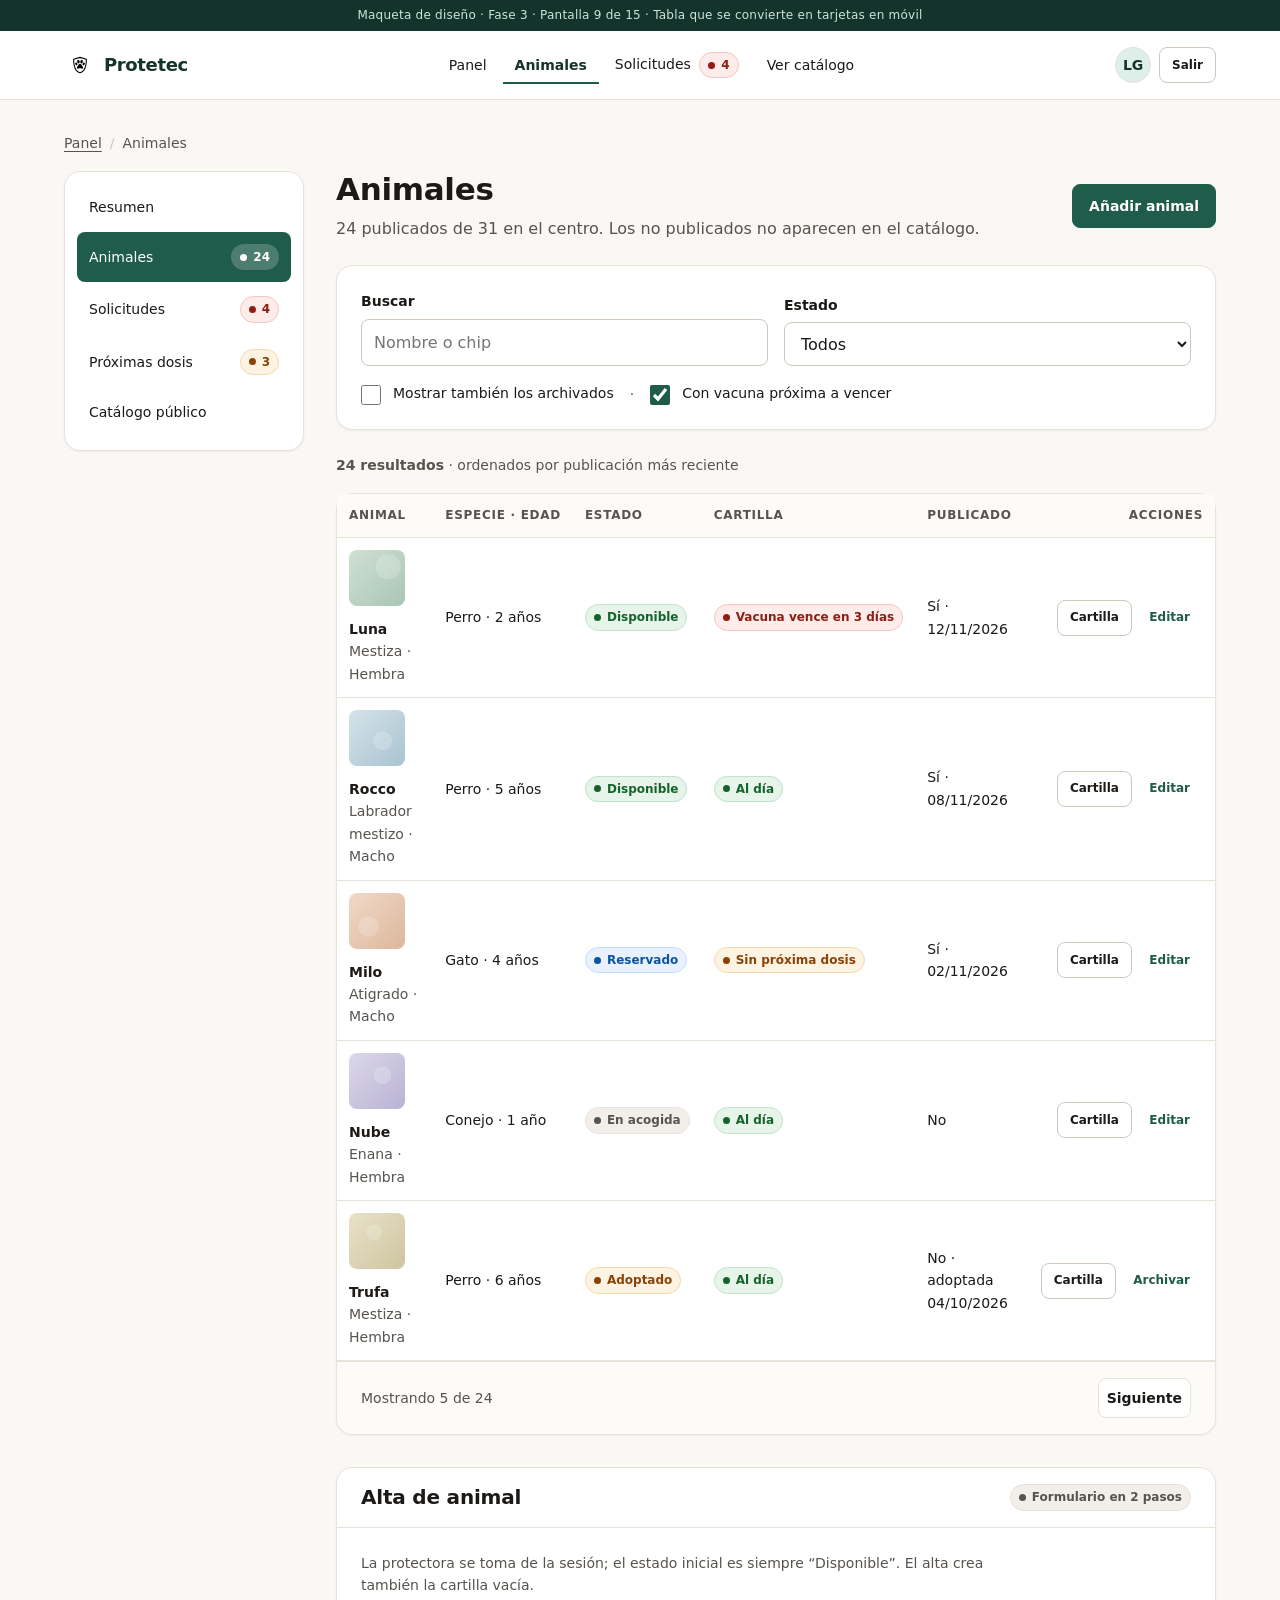
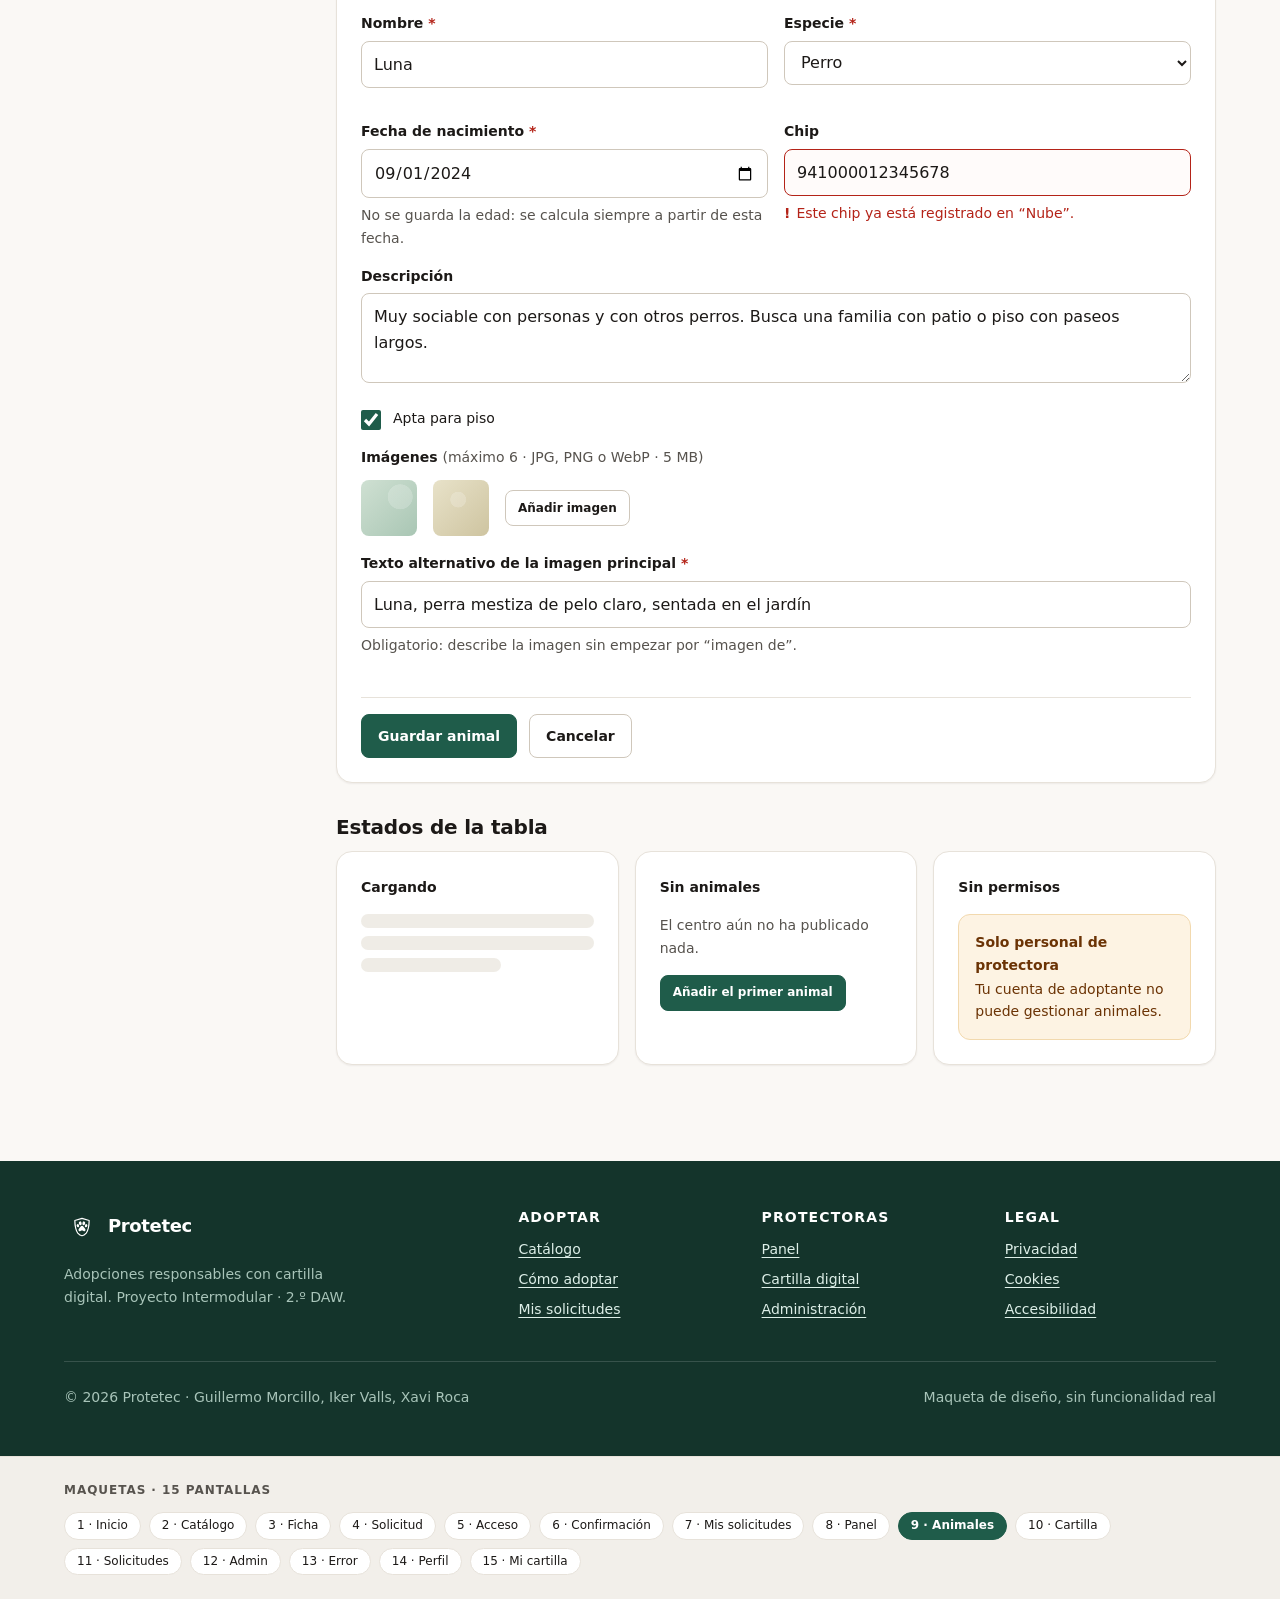
<file: docs/fase-3-diseno/mockups/panel-animales.html>
<!DOCTYPE html>
<html lang="es">
<head>
  <meta charset="utf-8">
  <meta name="viewport" content="width=device-width, initial-scale=1">
  <title>Animales · Panel · Protetec</title>
  <meta name="description" content="Gestión de animales de la protectora.">
  <link rel="stylesheet" href="assets/estilos.css">
  <link rel="icon" href="assets/logo-protetec-negro.svg" type="image/svg+xml">
</head>
<body>
  <a class="skip-link" href="#contenido">Saltar al contenido</a>
  <div class="mock-banner">Maqueta de diseño · Fase 3 · Pantalla 9 de 15 · Tabla que se convierte en tarjetas en móvil</div>

  <header class="site-header">
    <div class="container site-header__inner">
      <a class="brand" href="index.html"><img class="brand__mark" src="assets/logo-protetec-negro.svg" alt="" width="32" height="32">Protetec</a>
      <nav class="nav" aria-label="Navegación del panel">
        <a href="panel.html">Panel</a>
        <a href="panel-animales.html" aria-current="page">Animales</a>
        <a href="panel-solicitudes.html">Solicitudes <span class="badge badge--danger" style="margin-left:4px">4</span></a>
        <a href="catalogo.html">Ver catálogo</a>
      </nav>
      <div class="header-actions">
        <span class="avatar" aria-hidden="true">LG</span>
        <a class="btn btn--sm" href="acceso.html">Salir</a>
        <button class="nav-toggle" data-nav-toggle aria-expanded="false" aria-controls="menu-movil">Menú</button>
      </div>
    </div>
    <div class="container">
      <nav id="menu-movil" class="mobile-nav" data-mobile-nav data-open="false" aria-label="Navegación móvil del panel">
        <a href="panel.html">Panel</a>
        <a href="panel-animales.html" aria-current="page">Animales</a>
        <a href="panel-solicitudes.html">Solicitudes (4)</a>
        <a href="catalogo.html">Ver catálogo</a>
        <a href="acceso.html">Salir</a>
      </nav>
    </div>
  </header>

  <main id="contenido" class="container section--tight section">
    <ol class="breadcrumb">
      <li><a href="panel.html">Panel</a></li>
      <li><span aria-current="page">Animales</span></li>
    </ol>

    <div class="split split--panel">
      <nav aria-label="Secciones del panel">
        <div class="card">
          <div class="card__body" style="padding:var(--s-3)">
            <ul class="side-nav">
              <li><a href="panel.html">Resumen</a></li>
              <li><a href="panel-animales.html" aria-current="page">Animales <span class="badge badge--neutral">24</span></a></li>
              <li><a href="panel-solicitudes.html">Solicitudes <span class="badge badge--danger">4</span></a></li>
              <li><a href="panel.html#proximas-dosis">Próximas dosis <span class="badge badge--warn">3</span></a></li>
              <li><a href="catalogo.html">Catálogo público</a></li>
            </ul>
          </div>
        </div>
      </nav>

      <div>
        <div class="row row--between mb-5">
          <div>
            <h1 class="mb-2" style="font-size:var(--fs-h2)">Animales</h1>
            <p class="muted mb-0">24 publicados de 31 en el centro. Los no publicados no aparecen en el catálogo.</p>
          </div>
          <button class="btn btn--primary" type="button" data-modal-open>Añadir animal</button>
        </div>

        <!-- Barra de búsqueda y filtros -->
        <div class="card mb-5">
          <div class="card__body">
            <div class="form-grid form-grid--2" style="align-items:end">
              <div class="field mb-0">
                <label class="label" for="buscar">Buscar</label>
                <input class="input" id="buscar" type="search" placeholder="Nombre o chip">
              </div>
              <div class="field mb-0">
                <label class="label" for="estado">Estado</label>
                <select class="select" id="estado">
                  <option>Todos</option>
                  <option>Disponible</option>
                  <option>Reservado</option>
                  <option>En acogida</option>
                  <option>Adoptado</option>
                  <option>No adoptable</option>
                </select>
              </div>
            </div>
            <div class="row mt-4">
              <label class="check"><input type="checkbox"> <span>Mostrar también los archivados</span></label>
              <span class="muted small">·</span>
              <label class="check"><input type="checkbox" checked> <span>Con vacuna próxima a vencer</span></label>
            </div>
          </div>
        </div>

        <p class="small muted mb-3"><strong>24 resultados</strong> · ordenados por publicación más reciente</p>

        <div class="card">
          <div class="table-wrap">
            <table class="table table--stack">
              <caption class="visually-hidden">Animales de la Protectora de Valencia</caption>
              <thead>
                <tr>
                  <th scope="col">Animal</th>
                  <th scope="col">Especie · edad</th>
                  <th scope="col">Estado</th>
                  <th scope="col">Cartilla</th>
                  <th scope="col">Publicado</th>
                  <th scope="col" class="actions">Acciones</th>
                </tr>
              </thead>
              <tbody>
                <tr>
                  <td data-label="Animal">
                    <div class="row" style="gap:12px;justify-content:flex-start">
                      <div class="photo photo--a photo--thumb" role="img" aria-label="Luna"></div>
                      <div><span style="font-weight:600">Luna</span><br><span class="small muted">Mestiza · Hembra</span></div>
                    </div>
                  </td>
                  <td data-label="Especie y edad">Perro · 2 años</td>
                  <td data-label="Estado"><span class="badge badge--ok">Disponible</span></td>
                  <td data-label="Cartilla"><span class="badge badge--danger">Vacuna vence en 3 días</span></td>
                  <td data-label="Publicado">Sí · 12/11/2026</td>
                  <td data-label="Acciones" class="actions">
                    <a class="btn btn--sm" href="cartilla.html">Cartilla</a>
                    <button class="btn btn--sm btn--ghost" type="button">Editar</button>
                  </td>
                </tr>
                <tr>
                  <td data-label="Animal">
                    <div class="row" style="gap:12px;justify-content:flex-start">
                      <div class="photo photo--e photo--thumb" role="img" aria-label="Rocco"></div>
                      <div><span style="font-weight:600">Rocco</span><br><span class="small muted">Labrador mestizo · Macho</span></div>
                    </div>
                  </td>
                  <td data-label="Especie y edad">Perro · 5 años</td>
                  <td data-label="Estado"><span class="badge badge--ok">Disponible</span></td>
                  <td data-label="Cartilla"><span class="badge badge--ok">Al día</span></td>
                  <td data-label="Publicado">Sí · 08/11/2026</td>
                  <td data-label="Acciones" class="actions">
                    <a class="btn btn--sm" href="cartilla.html">Cartilla</a>
                    <button class="btn btn--sm btn--ghost" type="button">Editar</button>
                  </td>
                </tr>
                <tr>
                  <td data-label="Animal">
                    <div class="row" style="gap:12px;justify-content:flex-start">
                      <div class="photo photo--b photo--thumb" role="img" aria-label="Milo"></div>
                      <div><span style="font-weight:600">Milo</span><br><span class="small muted">Atigrado · Macho</span></div>
                    </div>
                  </td>
                  <td data-label="Especie y edad">Gato · 4 años</td>
                  <td data-label="Estado"><span class="badge badge--info">Reservado</span></td>
                  <td data-label="Cartilla"><span class="badge badge--warn">Sin próxima dosis</span></td>
                  <td data-label="Publicado">Sí · 02/11/2026</td>
                  <td data-label="Acciones" class="actions">
                    <a class="btn btn--sm" href="cartilla.html">Cartilla</a>
                    <button class="btn btn--sm btn--ghost" type="button">Editar</button>
                  </td>
                </tr>
                <tr>
                  <td data-label="Animal">
                    <div class="row" style="gap:12px;justify-content:flex-start">
                      <div class="photo photo--c photo--thumb" role="img" aria-label="Nube"></div>
                      <div><span style="font-weight:600">Nube</span><br><span class="small muted">Enana · Hembra</span></div>
                    </div>
                  </td>
                  <td data-label="Especie y edad">Conejo · 1 año</td>
                  <td data-label="Estado"><span class="badge badge--neutral">En acogida</span></td>
                  <td data-label="Cartilla"><span class="badge badge--ok">Al día</span></td>
                  <td data-label="Publicado">No</td>
                  <td data-label="Acciones" class="actions">
                    <a class="btn btn--sm" href="cartilla.html">Cartilla</a>
                    <button class="btn btn--sm btn--ghost" type="button">Editar</button>
                  </td>
                </tr>
                <tr>
                  <td data-label="Animal">
                    <div class="row" style="gap:12px;justify-content:flex-start">
                      <div class="photo photo--d photo--thumb" role="img" aria-label="Trufa"></div>
                      <div><span style="font-weight:600">Trufa</span><br><span class="small muted">Mestiza · Hembra</span></div>
                    </div>
                  </td>
                  <td data-label="Especie y edad">Perro · 6 años</td>
                  <td data-label="Estado"><span class="badge badge--warn">Adoptado</span></td>
                  <td data-label="Cartilla"><span class="badge badge--ok">Al día</span></td>
                  <td data-label="Publicado">No · adoptada 04/10/2026</td>
                  <td data-label="Acciones" class="actions">
                    <a class="btn btn--sm" href="cartilla.html">Cartilla</a>
                    <button class="btn btn--sm btn--ghost" type="button">Archivar</button>
                  </td>
                </tr>
              </tbody>
            </table>
          </div>
          <div class="card__footer">
            <div class="row row--between">
              <p class="small muted mb-0">Mostrando 5 de 24</p>
              <nav class="pagination" style="margin:0" aria-label="Paginación de animales">
                <a href="#pagina-2">Siguiente</a>
              </nav>
            </div>
          </div>
        </div>

        <!-- Formulario de alta (modal simulado en línea) -->
        <section class="card mt-6" aria-labelledby="titulo-alta">
          <div class="card__header">
            <h2 id="titulo-alta">Alta de animal</h2>
            <span class="badge badge--neutral">Formulario en 2 pasos</span>
          </div>
          <div class="card__body">
            <p class="small muted">La protectora se toma de la sesión; el estado inicial es siempre “Disponible”. El alta crea también la cartilla vacía.</p>
            <form data-demo-form novalidate>
              <div class="form-grid form-grid--2">
                <div class="field">
                  <label class="label" for="a-nombre">Nombre <span class="req" aria-hidden="true">*</span></label>
                  <input class="input" id="a-nombre" value="Luna">
                </div>
                <div class="field">
                  <label class="label" for="a-especie">Especie <span class="req" aria-hidden="true">*</span></label>
                  <select class="select" id="a-especie"><option>Perro</option><option>Gato</option><option>Conejo</option><option>Cobaya</option><option>Hurón</option><option>Otro</option></select>
                </div>
                <div class="field">
                  <label class="label" for="a-nacimiento">Fecha de nacimiento <span class="req" aria-hidden="true">*</span></label>
                  <input class="input" id="a-nacimiento" type="date" value="2024-09-01">
                  <p class="hint">No se guarda la edad: se calcula siempre a partir de esta fecha.</p>
                </div>
                <div class="field">
                  <label class="label" for="a-chip">Chip</label>
                  <input class="input" id="a-chip" value="941000012345678" aria-invalid="true" aria-describedby="chip-error">
                  <p class="error-msg" id="chip-error">Este chip ya está registrado en “Nube”.</p>
                </div>
              </div>

              <div class="field">
                <label class="label" for="a-desc">Descripción</label>
                <textarea class="textarea" id="a-desc" style="min-height:90px">Muy sociable con personas y con otros perros. Busca una familia con patio o piso con paseos largos.</textarea>
              </div>

              <div class="field">
                <label class="check"><input type="checkbox" checked><span>Apta para piso</span></label>
              </div>

              <fieldset>
                <legend>Imágenes <span class="muted" style="font-weight:400">(máximo 6 · JPG, PNG o WebP · 5 MB)</span></legend>
                <div class="row">
                  <div class="photo photo--a photo--thumb" role="img" aria-label="Imagen principal actual: Luna sentada en el jardín"></div>
                  <div class="photo photo--d photo--thumb" role="img" aria-label="Segunda imagen: Luna corriendo"></div>
                  <button class="btn btn--sm" type="button">Añadir imagen</button>
                </div>
                <div class="field mt-4">
                  <label class="label" for="a-alt">Texto alternativo de la imagen principal <span class="req" aria-hidden="true">*</span></label>
                  <input class="input" id="a-alt" value="Luna, perra mestiza de pelo claro, sentada en el jardín">
                  <p class="hint">Obligatorio: describe la imagen sin empezar por “imagen de”.</p>
                </div>
              </fieldset>

              <div class="form-actions">
                <button class="btn btn--primary" type="submit" data-submit>Guardar animal</button>
                <button class="btn" type="button">Cancelar</button>
              </div>
              <div class="alert alert--success mt-5" data-form-status hidden tabindex="-1">
                <div><strong>Simulación: animal guardado</strong>Se habría creado con su cartilla vacía.</div>
              </div>
            </form>
          </div>
        </section>

        <!-- Estados -->
        <section class="mt-6" aria-labelledby="estados-animales">
          <h2 id="estados-animales" style="font-size:var(--fs-h4)">Estados de la tabla</h2>
          <div class="demo-grid">
            <div class="card"><div class="card__body">
              <p class="small" style="font-weight:600">Cargando</p>
              <div class="skeleton skeleton--text"></div><div class="skeleton skeleton--text"></div><div class="skeleton skeleton--text" style="width:60%"></div>
            </div></div>
            <div class="card"><div class="card__body">
              <p class="small" style="font-weight:600">Sin animales</p>
              <p class="small muted mb-3">El centro aún no ha publicado nada.</p>
              <button class="btn btn--sm btn--primary" type="button">Añadir el primer animal</button>
            </div></div>
            <div class="card"><div class="card__body">
              <p class="small" style="font-weight:600">Sin permisos</p>
              <div class="alert alert--warn mb-0"><div><strong>Solo personal de protectora</strong>Tu cuenta de adoptante no puede gestionar animales.</div></div>
            </div></div>
          </div>
        </section>
      </div>
    </div>
  </main>

  <footer class="site-footer">
    <div class="container">
      <div class="footer-grid">
        <div>
          <a class="brand" href="index.html" style="color:#fff"><img class="brand__mark" src="assets/logo-protetec-blanco.svg" alt="" width="32" height="32">Protetec</a>
          <p class="mt-3" style="color:#a8c4b9;max-width:32ch">Adopciones responsables con cartilla digital. Proyecto Intermodular · 2.º DAW.</p>
        </div>
        <div><h4>Adoptar</h4><ul><li><a href="catalogo.html">Catálogo</a></li><li><a href="index.html#como-funciona">Cómo adoptar</a></li><li><a href="mis-solicitudes.html">Mis solicitudes</a></li></ul></div>
        <div><h4>Protectoras</h4><ul><li><a href="panel.html">Panel</a></li><li><a href="cartilla.html">Cartilla digital</a></li><li><a href="admin.html">Administración</a></li></ul></div>
        <div><h4>Legal</h4><ul><li><a href="error.html">Privacidad</a></li><li><a href="error.html">Cookies</a></li><li><a href="error.html">Accesibilidad</a></li></ul></div>
      </div>
      <div class="footer-note">
        <span>© 2026 Protetec · Guillermo Morcillo, Iker Valls, Xavi Roca</span>
        <span>Maqueta de diseño, sin funcionalidad real</span>
      </div>
    </div>
  </footer>

  <nav class="mock-index" aria-label="Índice de maquetas de la fase 3">
    <div class="container">
      <p class="mock-index__title">Maquetas · 15 pantallas</p>
      <div class="chip-row" style="margin:0">
        <a class="chip" href="index.html">1 · Inicio</a>
        <a class="chip" href="catalogo.html">2 · Catálogo</a>
        <a class="chip" href="ficha.html">3 · Ficha</a>
        <a class="chip" href="solicitud.html">4 · Solicitud</a>
        <a class="chip" href="acceso.html">5 · Acceso</a>
        <a class="chip" href="confirmacion.html">6 · Confirmación</a>
        <a class="chip" href="mis-solicitudes.html">7 · Mis solicitudes</a>
        <a class="chip" href="panel.html">8 · Panel</a>
        <a class="chip" href="panel-animales.html" aria-current="page">9 · Animales</a>
        <a class="chip" href="cartilla.html">10 · Cartilla</a>
        <a class="chip" href="panel-solicitudes.html">11 · Solicitudes</a>
        <a class="chip" href="admin.html">12 · Admin</a>
        <a class="chip" href="error.html">13 · Error</a>
        <a class="chip" href="perfil.html">14 · Perfil</a>
        <a class="chip" href="mi-cartilla.html">15 · Mi cartilla</a>
      </div>
    </div>
  </nav>

  <script src="assets/app.js"></script>
</body>
</html>
</file>
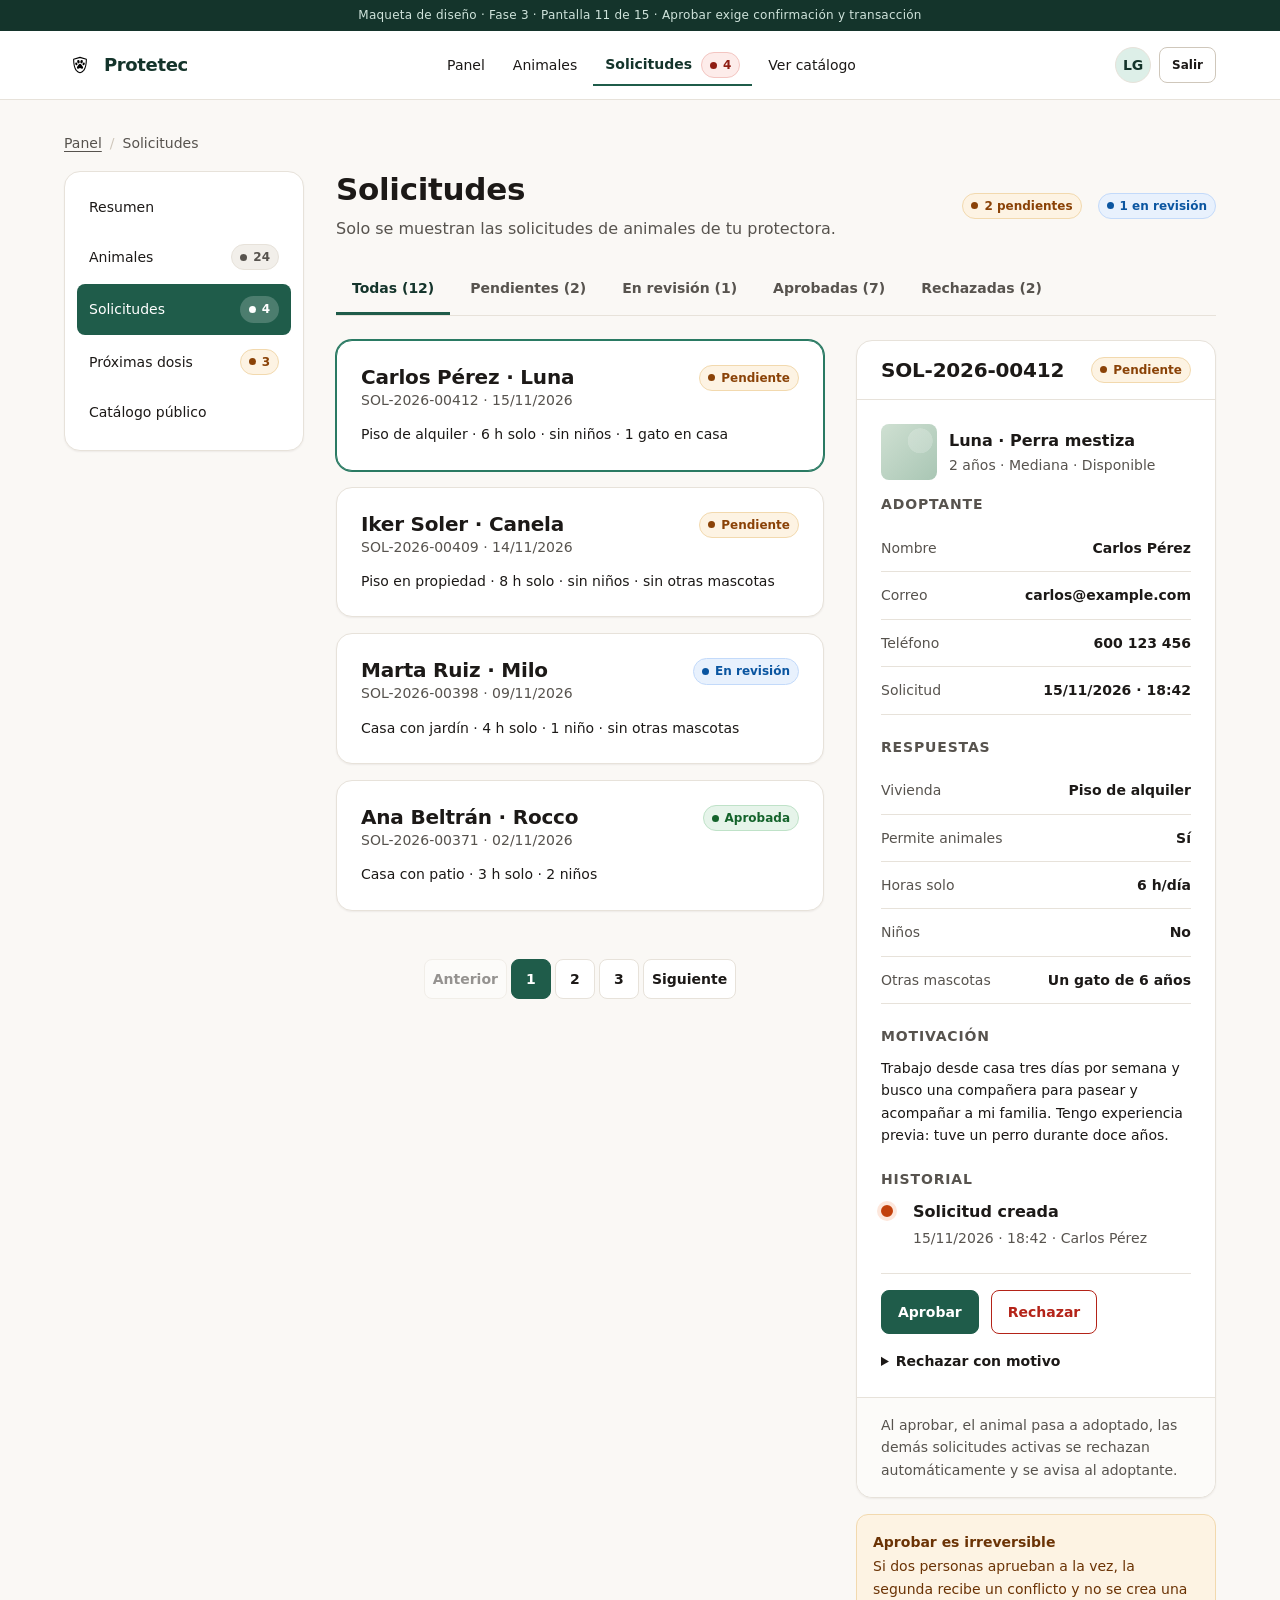
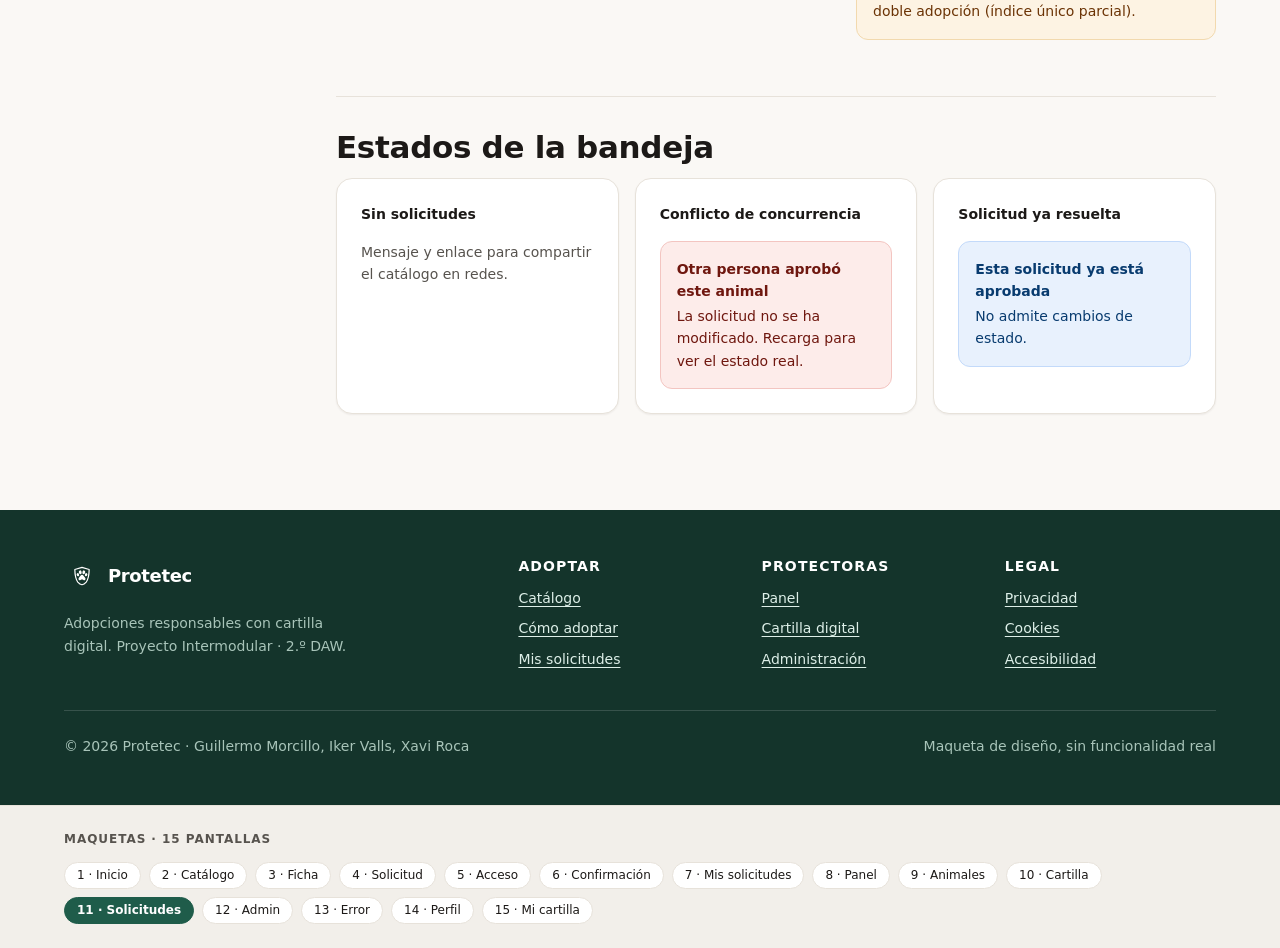
<file: docs/fase-3-diseno/mockups/panel-solicitudes.html>
<!DOCTYPE html>
<html lang="es">
<head>
  <meta charset="utf-8">
  <meta name="viewport" content="width=device-width, initial-scale=1">
  <title>Solicitudes · Panel · Protetec</title>
  <meta name="description" content="Bandeja de solicitudes de adopción de la protectora.">
  <link rel="stylesheet" href="assets/estilos.css">
  <link rel="icon" href="assets/logo-protetec-negro.svg" type="image/svg+xml">
</head>
<body>
  <a class="skip-link" href="#contenido">Saltar al contenido</a>
  <div class="mock-banner">Maqueta de diseño · Fase 3 · Pantalla 11 de 15 · Aprobar exige confirmación y transacción</div>

  <header class="site-header">
    <div class="container site-header__inner">
      <a class="brand" href="index.html"><img class="brand__mark" src="assets/logo-protetec-negro.svg" alt="" width="32" height="32">Protetec</a>
      <nav class="nav" aria-label="Navegación del panel">
        <a href="panel.html">Panel</a>
        <a href="panel-animales.html">Animales</a>
        <a href="panel-solicitudes.html" aria-current="page">Solicitudes <span class="badge badge--danger" style="margin-left:4px">4</span></a>
        <a href="catalogo.html">Ver catálogo</a>
      </nav>
      <div class="header-actions">
        <span class="avatar" aria-hidden="true">LG</span>
        <a class="btn btn--sm" href="acceso.html">Salir</a>
        <button class="nav-toggle" data-nav-toggle aria-expanded="false" aria-controls="menu-movil">Menú</button>
      </div>
    </div>
    <div class="container">
      <nav id="menu-movil" class="mobile-nav" data-mobile-nav data-open="false" aria-label="Navegación móvil del panel">
        <a href="panel.html">Panel</a>
        <a href="panel-animales.html">Animales</a>
        <a href="panel-solicitudes.html" aria-current="page">Solicitudes (4)</a>
        <a href="catalogo.html">Ver catálogo</a>
        <a href="acceso.html">Salir</a>
      </nav>
    </div>
  </header>

  <main id="contenido" class="container section--tight section">
    <ol class="breadcrumb">
      <li><a href="panel.html">Panel</a></li>
      <li><span aria-current="page">Solicitudes</span></li>
    </ol>

    <div class="split split--panel">
      <nav aria-label="Secciones del panel">
        <div class="card">
          <div class="card__body" style="padding:var(--s-3)">
            <ul class="side-nav">
              <li><a href="panel.html">Resumen</a></li>
              <li><a href="panel-animales.html">Animales <span class="badge badge--neutral">24</span></a></li>
              <li><a href="panel-solicitudes.html" aria-current="page">Solicitudes <span class="badge badge--danger">4</span></a></li>
              <li><a href="panel.html#proximas-dosis">Próximas dosis <span class="badge badge--warn">3</span></a></li>
              <li><a href="catalogo.html">Catálogo público</a></li>
            </ul>
          </div>
        </div>
      </nav>

      <div>
        <div class="row row--between mb-5">
          <div>
            <h1 class="mb-2" style="font-size:var(--fs-h2)">Solicitudes</h1>
            <p class="muted mb-0">Solo se muestran las solicitudes de animales de tu protectora.</p>
          </div>
          <div class="row">
            <span class="badge badge--warn">2 pendientes</span>
            <span class="badge badge--info">1 en revisión</span>
          </div>
        </div>

        <!-- Filtros -->
        <div class="tabs" role="tablist" aria-label="Filtrar solicitudes por estado">
          <a href="#todas" role="tab" aria-current="page">Todas (12)</a>
          <a href="#pendientes" role="tab">Pendientes (2)</a>
          <a href="#revision" role="tab">En revisión (1)</a>
          <a href="#aprobadas" role="tab">Aprobadas (7)</a>
          <a href="#rechazadas" role="tab">Rechazadas (2)</a>
        </div>

        <div class="split split--side">
          <!-- Lista -->
          <section aria-labelledby="lista-solicitudes">
            <h2 id="lista-solicitudes" class="visually-hidden">Listado de solicitudes</h2>
            <div class="stack">
              <!-- Seleccionada -->
              <article class="card" style="border-color:var(--primary-500);box-shadow:0 0 0 1px var(--primary-500)">
                <div class="card__body">
                  <div class="row row--between row--top">
                    <div>
                      <h3 style="font-size:var(--fs-h4)" class="mb-0">Carlos Pérez · Luna</h3>
                      <p class="small muted mb-0">SOL-2026-00412 · 15/11/2026</p>
                    </div>
                    <span class="badge badge--warn">Pendiente</span>
                  </div>
                  <p class="small mt-3 mb-0">Piso de alquiler · 6 h solo · sin niños · 1 gato en casa</p>
                </div>
              </article>

              <article class="card">
                <div class="card__body">
                  <div class="row row--between row--top">
                    <div>
                      <h3 style="font-size:var(--fs-h4)" class="mb-0">Iker Soler · Canela</h3>
                      <p class="small muted mb-0">SOL-2026-00409 · 14/11/2026</p>
                    </div>
                    <span class="badge badge--warn">Pendiente</span>
                  </div>
                  <p class="small mt-3 mb-0">Piso en propiedad · 8 h solo · sin niños · sin otras mascotas</p>
                </div>
              </article>

              <article class="card">
                <div class="card__body">
                  <div class="row row--between row--top">
                    <div>
                      <h3 style="font-size:var(--fs-h4)" class="mb-0">Marta Ruiz · Milo</h3>
                      <p class="small muted mb-0">SOL-2026-00398 · 09/11/2026</p>
                    </div>
                    <span class="badge badge--info">En revisión</span>
                  </div>
                  <p class="small mt-3 mb-0">Casa con jardín · 4 h solo · 1 niño · sin otras mascotas</p>
                </div>
              </article>

              <article class="card">
                <div class="card__body">
                  <div class="row row--between row--top">
                    <div>
                      <h3 style="font-size:var(--fs-h4)" class="mb-0">Ana Beltrán · Rocco</h3>
                      <p class="small muted mb-0">SOL-2026-00371 · 02/11/2026</p>
                    </div>
                    <span class="badge badge--ok">Aprobada</span>
                  </div>
                  <p class="small mt-3 mb-0">Casa con patio · 3 h solo · 2 niños</p>
                </div>
              </article>
            </div>

            <nav class="pagination" aria-label="Paginación de solicitudes">
              <span class="is-disabled" aria-disabled="true">Anterior</span>
              <a href="#p1" aria-current="page">1</a>
              <a href="#p2">2</a>
              <a href="#p3">3</a>
              <a href="#p2">Siguiente</a>
            </nav>
          </section>

          <!-- Detalle -->
          <aside aria-labelledby="detalle-solicitud">
            <div class="card">
              <div class="card__header">
                <h2 id="detalle-solicitud" style="font-size:var(--fs-h4)">SOL-2026-00412</h2>
                <span class="badge badge--warn">Pendiente</span>
              </div>
              <div class="card__body">
                <div class="row mb-4" style="gap:12px">
                  <div class="photo photo--a photo--thumb" role="img" aria-label="Luna"></div>
                  <div>
                    <p class="mb-0" style="font-weight:600">Luna · Perra mestiza</p>
                    <p class="small muted mb-0">2 años · Mediana · Disponible</p>
                  </div>
                </div>

                <h3 class="mt-4" style="font-size:var(--fs-sm);text-transform:uppercase;letter-spacing:.06em;color:var(--text-muted)">Adoptante</h3>
                <dl class="detail-list">
                  <div><dt>Nombre</dt><dd>Carlos Pérez</dd></div>
                  <div><dt>Correo</dt><dd>carlos@example.com</dd></div>
                  <div><dt>Teléfono</dt><dd>600 123 456</dd></div>
                  <div><dt>Solicitud</dt><dd>15/11/2026 · 18:42</dd></div>
                </dl>

                <h3 class="mt-5" style="font-size:var(--fs-sm);text-transform:uppercase;letter-spacing:.06em;color:var(--text-muted)">Respuestas</h3>
                <dl class="detail-list">
                  <div><dt>Vivienda</dt><dd>Piso de alquiler</dd></div>
                  <div><dt>Permite animales</dt><dd>Sí</dd></div>
                  <div><dt>Horas solo</dt><dd>6 h/día</dd></div>
                  <div><dt>Niños</dt><dd>No</dd></div>
                  <div><dt>Otras mascotas</dt><dd>Un gato de 6 años</dd></div>
                </dl>

                <h3 class="mt-5" style="font-size:var(--fs-sm);text-transform:uppercase;letter-spacing:.06em;color:var(--text-muted)">Motivación</h3>
                <p class="small">Trabajo desde casa tres días por semana y busco una compañera para pasear y acompañar a mi familia. Tengo experiencia previa: tuve un perro durante doce años.</p>

                <h3 class="mt-5" style="font-size:var(--fs-sm);text-transform:uppercase;letter-spacing:.06em;color:var(--text-muted)">Historial</h3>
                <ol class="timeline">
                  <li data-state="current">
                    <p class="timeline__title">Solicitud creada</p>
                    <p class="timeline__meta">15/11/2026 · 18:42 · Carlos Pérez</p>
                  </li>
                </ol>

                <div class="form-actions">
                  <button class="btn btn--primary" type="button" data-modal-open>Aprobar</button>
                  <button class="btn btn--danger" type="button">Rechazar</button>
                </div>

                <details class="mt-4">
                  <summary class="small" style="cursor:pointer;font-weight:600">Rechazar con motivo</summary>
                  <div class="field mt-3">
                    <label class="label" for="motivo">Motivo visible para el adoptante <span class="req" aria-hidden="true">*</span></label>
                    <textarea class="textarea" id="motivo" style="min-height:90px" aria-describedby="motivo-hint">Buscamos una vivienda con jardín cerrado por el carácter del animal.</textarea>
                    <p class="hint" id="motivo-hint">Entre 10 y 500 caracteres. Se muestra tal cual al adoptante.</p>
                  </div>
                  <button class="btn btn--danger btn--block" type="button">Confirmar rechazo</button>
                </details>
              </div>
              <div class="card__footer">
                <p class="small muted mb-0">Al aprobar, el animal pasa a adoptado, las demás solicitudes activas se rechazan automáticamente y se avisa al adoptante.</p>
              </div>
            </div>

            <div class="alert alert--warn mt-4">
              <div>
                <strong>Aprobar es irreversible</strong>
                Si dos personas aprueban a la vez, la segunda recibe un conflicto y no se crea una doble adopción (índice único parcial).
              </div>
            </div>
          </aside>
        </div>

        <!-- Estados -->
        <hr>
        <h2>Estados de la bandeja</h2>
        <div class="demo-grid">
          <div class="card"><div class="card__body">
            <p class="small" style="font-weight:600">Sin solicitudes</p>
            <p class="small muted mb-0">Mensaje y enlace para compartir el catálogo en redes.</p>
          </div></div>
          <div class="card"><div class="card__body">
            <p class="small" style="font-weight:600">Conflicto de concurrencia</p>
            <div class="alert alert--error mb-0"><div><strong>Otra persona aprobó este animal</strong>La solicitud no se ha modificado. Recarga para ver el estado real.</div></div>
          </div></div>
          <div class="card"><div class="card__body">
            <p class="small" style="font-weight:600">Solicitud ya resuelta</p>
            <div class="alert alert--info mb-0"><div><strong>Esta solicitud ya está aprobada</strong>No admite cambios de estado.</div></div>
          </div></div>
        </div>
      </div>
    </div>
  </main>

  <!-- Modal de aprobación -->
  <div data-modal hidden style="position:fixed;inset:0;background:rgba(28,25,23,.5);display:grid;place-items:center;padding:16px;z-index:100">
    <div class="modal-demo" role="dialog" aria-modal="true" aria-labelledby="modal-titulo" aria-describedby="modal-desc">
      <h3 id="modal-titulo">Aprobar la adopción de Luna</h3>
      <p id="modal-desc" class="small muted">Al aprobar:</p>
      <ul class="small muted">
        <li>Luna pasará a <strong>adoptada</strong> y desaparecerá del catálogo.</li>
        <li>Las demás solicitudes activas de Luna se rechazarán automáticamente.</li>
        <li>El adoptante verá tu teléfono de contacto y los siguientes pasos.</li>
      </ul>
      <p class="small">Esta acción no se puede deshacer.</p>
      <div class="row row--end mt-5">
        <button class="btn" type="button" data-modal-close>Cancelar</button>
        <button class="btn btn--primary" type="button" data-modal-close>Sí, aprobar</button>
      </div>
    </div>
  </div>

  <footer class="site-footer">
    <div class="container">
      <div class="footer-grid">
        <div>
          <a class="brand" href="index.html" style="color:#fff"><img class="brand__mark" src="assets/logo-protetec-blanco.svg" alt="" width="32" height="32">Protetec</a>
          <p class="mt-3" style="color:#a8c4b9;max-width:32ch">Adopciones responsables con cartilla digital. Proyecto Intermodular · 2.º DAW.</p>
        </div>
        <div><h4>Adoptar</h4><ul><li><a href="catalogo.html">Catálogo</a></li><li><a href="index.html#como-funciona">Cómo adoptar</a></li><li><a href="mis-solicitudes.html">Mis solicitudes</a></li></ul></div>
        <div><h4>Protectoras</h4><ul><li><a href="panel.html">Panel</a></li><li><a href="cartilla.html">Cartilla digital</a></li><li><a href="admin.html">Administración</a></li></ul></div>
        <div><h4>Legal</h4><ul><li><a href="error.html">Privacidad</a></li><li><a href="error.html">Cookies</a></li><li><a href="error.html">Accesibilidad</a></li></ul></div>
      </div>
      <div class="footer-note">
        <span>© 2026 Protetec · Guillermo Morcillo, Iker Valls, Xavi Roca</span>
        <span>Maqueta de diseño, sin funcionalidad real</span>
      </div>
    </div>
  </footer>

  <nav class="mock-index" aria-label="Índice de maquetas de la fase 3">
    <div class="container">
      <p class="mock-index__title">Maquetas · 15 pantallas</p>
      <div class="chip-row" style="margin:0">
        <a class="chip" href="index.html">1 · Inicio</a>
        <a class="chip" href="catalogo.html">2 · Catálogo</a>
        <a class="chip" href="ficha.html">3 · Ficha</a>
        <a class="chip" href="solicitud.html">4 · Solicitud</a>
        <a class="chip" href="acceso.html">5 · Acceso</a>
        <a class="chip" href="confirmacion.html">6 · Confirmación</a>
        <a class="chip" href="mis-solicitudes.html">7 · Mis solicitudes</a>
        <a class="chip" href="panel.html">8 · Panel</a>
        <a class="chip" href="panel-animales.html">9 · Animales</a>
        <a class="chip" href="cartilla.html">10 · Cartilla</a>
        <a class="chip" href="panel-solicitudes.html" aria-current="page">11 · Solicitudes</a>
        <a class="chip" href="admin.html">12 · Admin</a>
        <a class="chip" href="error.html">13 · Error</a>
        <a class="chip" href="perfil.html">14 · Perfil</a>
        <a class="chip" href="mi-cartilla.html">15 · Mi cartilla</a>
      </div>
    </div>
  </nav>

  <script src="assets/app.js"></script>
</body>
</html>
</file>
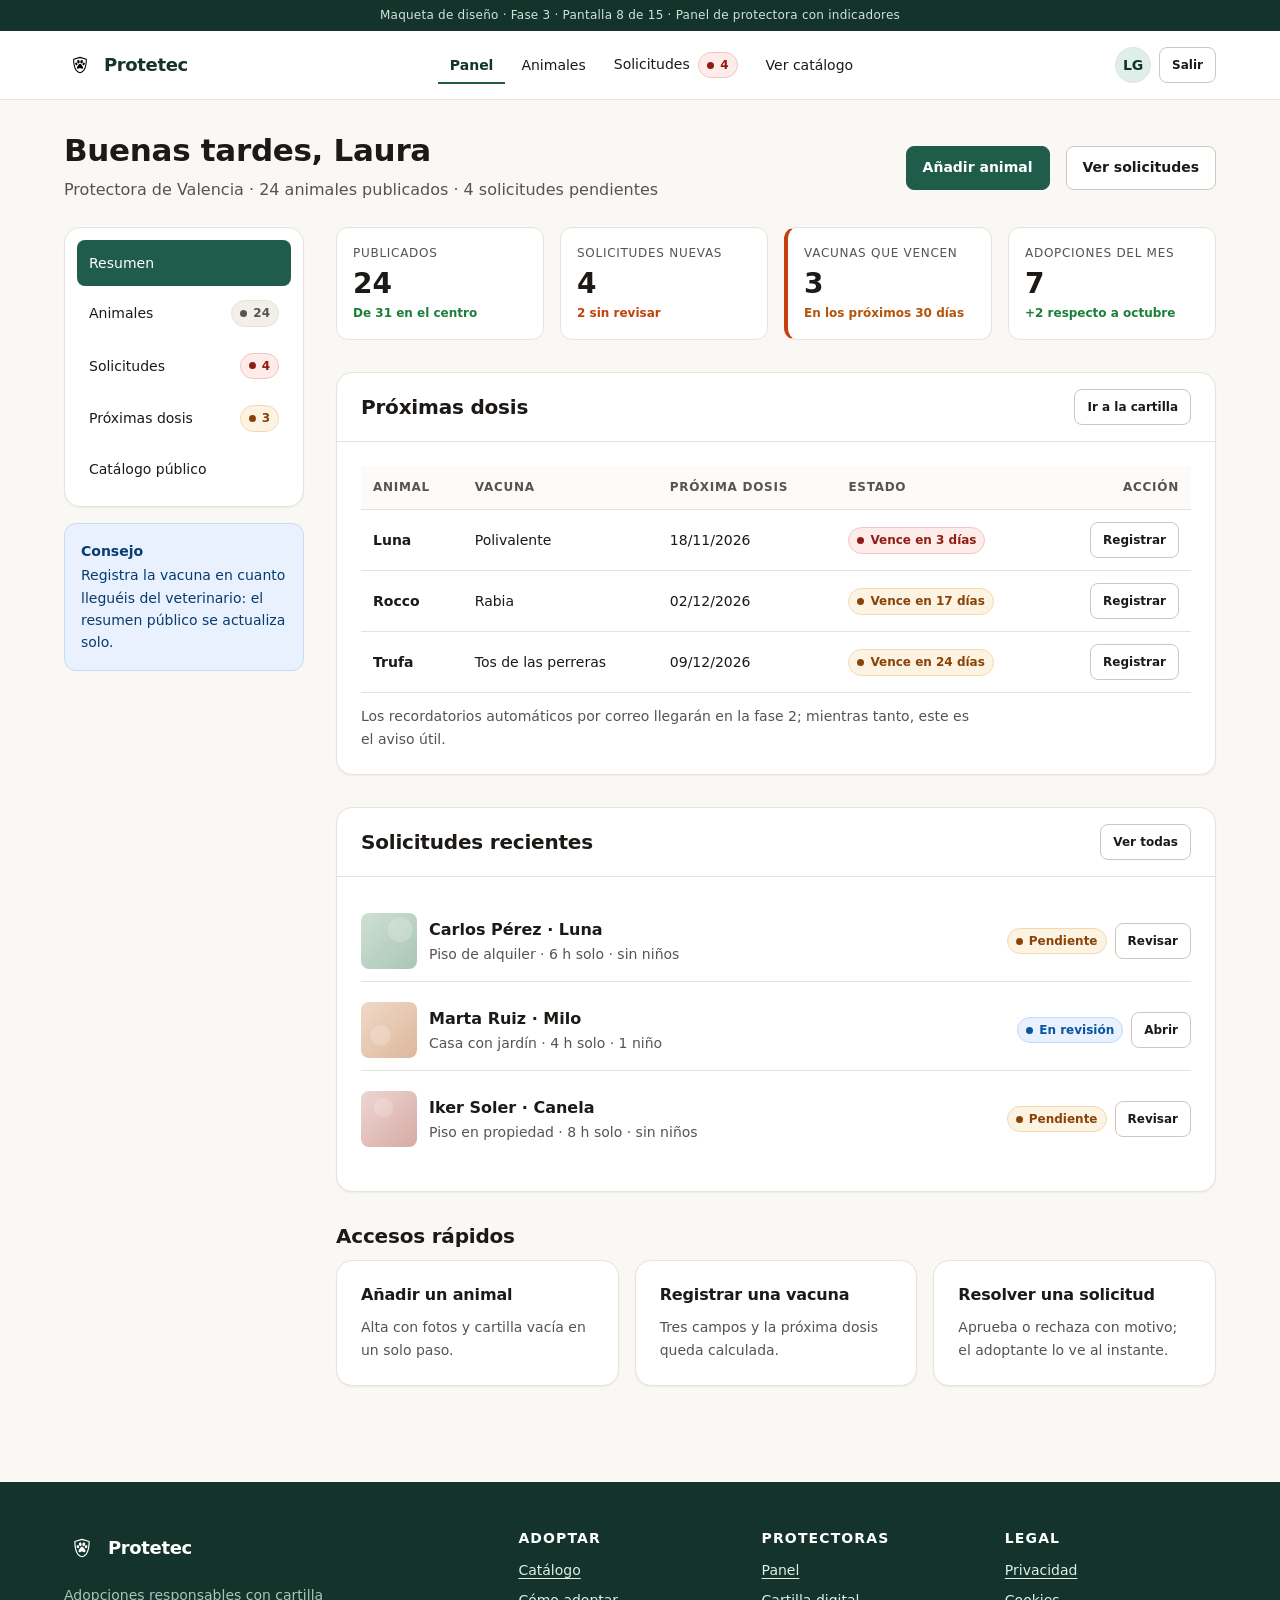
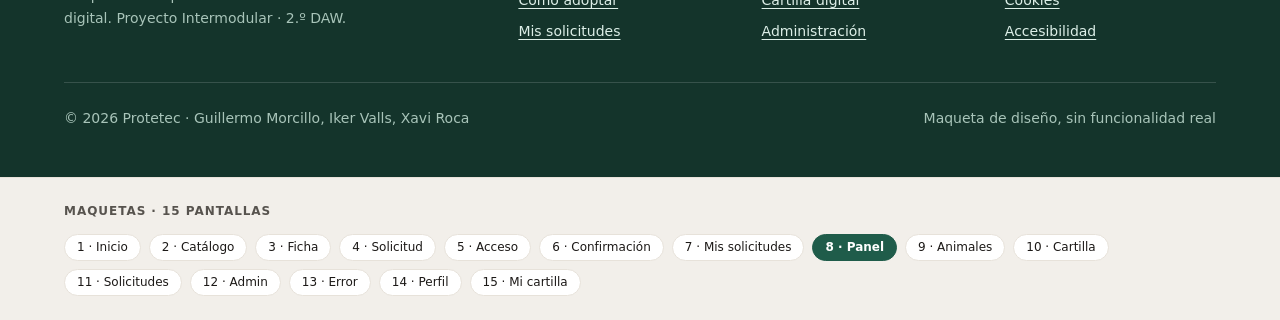
<file: docs/fase-3-diseno/mockups/panel.html>
<!DOCTYPE html>
<html lang="es">
<head>
  <meta charset="utf-8">
  <meta name="viewport" content="width=device-width, initial-scale=1">
  <title>Panel · Protectora de Valencia · Protetec</title>
  <meta name="description" content="Panel de gestión de la protectora.">
  <link rel="stylesheet" href="assets/estilos.css">
  <link rel="icon" href="assets/logo-protetec-negro.svg" type="image/svg+xml">
</head>
<body>
  <a class="skip-link" href="#contenido">Saltar al contenido</a>
  <div class="mock-banner">Maqueta de diseño · Fase 3 · Pantalla 8 de 15 · Panel de protectora con indicadores</div>

  <header class="site-header">
    <div class="container site-header__inner">
      <a class="brand" href="index.html"><img class="brand__mark" src="assets/logo-protetec-negro.svg" alt="" width="32" height="32">Protetec</a>
      <nav class="nav" aria-label="Navegación del panel">
        <a href="panel.html" aria-current="page">Panel</a>
        <a href="panel-animales.html">Animales</a>
        <a href="panel-solicitudes.html">Solicitudes <span class="badge badge--danger" style="margin-left:4px">4</span></a>
        <a href="catalogo.html">Ver catálogo</a>
      </nav>
      <div class="header-actions">
        <span class="avatar" aria-hidden="true">LG</span>
        <a class="btn btn--sm" href="acceso.html">Salir</a>
        <button class="nav-toggle" data-nav-toggle aria-expanded="false" aria-controls="menu-movil">Menú</button>
      </div>
    </div>
    <div class="container">
      <nav id="menu-movil" class="mobile-nav" data-mobile-nav data-open="false" aria-label="Navegación móvil del panel">
        <a href="panel.html" aria-current="page">Panel</a>
        <a href="panel-animales.html">Animales</a>
        <a href="panel-solicitudes.html">Solicitudes (4)</a>
        <a href="catalogo.html">Ver catálogo</a>
        <a href="acceso.html">Salir</a>
      </nav>
    </div>
  </header>

  <main id="contenido" class="container section--tight section">
    <div class="row row--between mb-5">
      <div>
        <h1 class="mb-2" style="font-size:var(--fs-h2)">Buenas tardes, Laura</h1>
        <p class="muted mb-0">Protectora de Valencia · 24 animales publicados · 4 solicitudes pendientes</p>
      </div>
      <div class="row">
        <a class="btn btn--primary" href="panel-animales.html">Añadir animal</a>
        <a class="btn" href="panel-solicitudes.html">Ver solicitudes</a>
      </div>
    </div>

    <div class="split split--panel">
      <!-- Navegación lateral -->
      <nav aria-label="Secciones del panel">
        <div class="card">
          <div class="card__body" style="padding:var(--s-3)">
            <ul class="side-nav">
              <li><a href="panel.html" aria-current="page">Resumen</a></li>
              <li><a href="panel-animales.html">Animales <span class="badge badge--neutral">24</span></a></li>
              <li><a href="panel-solicitudes.html">Solicitudes <span class="badge badge--danger">4</span></a></li>
              <li><a href="#proximas-dosis">Próximas dosis <span class="badge badge--warn">3</span></a></li>
              <li><a href="catalogo.html">Catálogo público</a></li>
            </ul>
          </div>
        </div>

        <div class="alert alert--info mt-4">
          <div>
            <strong>Consejo</strong>
            Registra la vacuna en cuanto lleguéis del veterinario: el resumen público se actualiza solo.
          </div>
        </div>
      </nav>

      <!-- Contenido -->
      <div>
        <h2 class="visually-hidden">Indicadores</h2>
        <div class="stat-grid mb-6">
          <div class="stat">
            <p class="stat__label">Publicados</p>
            <p class="stat__value">24</p>
            <p class="stat__delta">De 31 en el centro</p>
          </div>
          <div class="stat">
            <p class="stat__label">Solicitudes nuevas</p>
            <p class="stat__value">4</p>
            <p class="stat__delta" style="color:var(--accent-500)">2 sin revisar</p>
          </div>
          <div class="stat stat--accent">
            <p class="stat__label">Vacunas que vencen</p>
            <p class="stat__value">3</p>
            <p class="stat__delta" style="color:var(--warning)">En los próximos 30 días</p>
          </div>
          <div class="stat">
            <p class="stat__label">Adopciones del mes</p>
            <p class="stat__value">7</p>
            <p class="stat__delta">+2 respecto a octubre</p>
          </div>
        </div>

        <!-- Próximas dosis -->
        <section class="card mb-6" id="proximas-dosis" aria-labelledby="titulo-dosis">
          <div class="card__header">
            <h2 id="titulo-dosis">Próximas dosis</h2>
            <a class="btn btn--sm" href="cartilla.html">Ir a la cartilla</a>
          </div>
          <div class="card__body">
            <div class="table-wrap">
              <table class="table table--stack">
                <caption class="visually-hidden">Vacunas cuya próxima dosis vence en los próximos 30 días</caption>
                <thead>
                  <tr><th scope="col">Animal</th><th scope="col">Vacuna</th><th scope="col">Próxima dosis</th><th scope="col">Estado</th><th scope="col" class="actions">Acción</th></tr>
                </thead>
                <tbody>
                  <tr>
                    <td data-label="Animal"><span style="font-weight:600">Luna</span></td>
                    <td data-label="Vacuna">Polivalente</td>
                    <td data-label="Próxima dosis" class="num">18/11/2026</td>
                    <td data-label="Estado"><span class="badge badge--danger">Vence en 3 días</span></td>
                    <td data-label="Acción" class="actions"><a class="btn btn--sm" href="cartilla.html">Registrar</a></td>
                  </tr>
                  <tr>
                    <td data-label="Animal"><span style="font-weight:600">Rocco</span></td>
                    <td data-label="Vacuna">Rabia</td>
                    <td data-label="Próxima dosis" class="num">02/12/2026</td>
                    <td data-label="Estado"><span class="badge badge--warn">Vence en 17 días</span></td>
                    <td data-label="Acción" class="actions"><a class="btn btn--sm" href="cartilla.html">Registrar</a></td>
                  </tr>
                  <tr>
                    <td data-label="Animal"><span style="font-weight:600">Trufa</span></td>
                    <td data-label="Vacuna">Tos de las perreras</td>
                    <td data-label="Próxima dosis" class="num">09/12/2026</td>
                    <td data-label="Estado"><span class="badge badge--warn">Vence en 24 días</span></td>
                    <td data-label="Acción" class="actions"><a class="btn btn--sm" href="cartilla.html">Registrar</a></td>
                  </tr>
                </tbody>
              </table>
            </div>
            <p class="small muted mb-0 mt-3">Los recordatorios automáticos por correo llegarán en la fase 2; mientras tanto, este es el aviso útil.</p>
          </div>
        </section>

        <!-- Solicitudes recientes -->
        <section class="card mb-6" aria-labelledby="titulo-solicitudes">
          <div class="card__header">
            <h2 id="titulo-solicitudes">Solicitudes recientes</h2>
            <a class="btn btn--sm" href="panel-solicitudes.html">Ver todas</a>
          </div>
          <div class="card__body">
            <ul style="list-style:none;padding:0;margin:0">
              <li style="padding:var(--s-3) 0;border-bottom:1px solid var(--border)">
                <div class="row row--between">
                  <div class="row" style="gap:var(--s-3)">
                    <div class="photo photo--a photo--thumb" role="img" aria-label="Luna"></div>
                    <div>
                      <p class="mb-0" style="font-weight:600">Carlos Pérez · Luna</p>
                      <p class="small muted mb-0">Piso de alquiler · 6 h solo · sin niños</p>
                    </div>
                  </div>
                  <div class="row" style="gap:var(--s-2)">
                    <span class="badge badge--warn">Pendiente</span>
                    <a class="btn btn--sm" href="panel-solicitudes.html">Revisar</a>
                  </div>
                </div>
              </li>
              <li style="padding:var(--s-3) 0;border-bottom:1px solid var(--border)">
                <div class="row row--between">
                  <div class="row" style="gap:var(--s-3)">
                    <div class="photo photo--b photo--thumb" role="img" aria-label="Milo"></div>
                    <div>
                      <p class="mb-0" style="font-weight:600">Marta Ruiz · Milo</p>
                      <p class="small muted mb-0">Casa con jardín · 4 h solo · 1 niño</p>
                    </div>
                  </div>
                  <div class="row" style="gap:var(--s-2)">
                    <span class="badge badge--info">En revisión</span>
                    <a class="btn btn--sm" href="panel-solicitudes.html">Abrir</a>
                  </div>
                </div>
              </li>
              <li style="padding:var(--s-3) 0">
                <div class="row row--between">
                  <div class="row" style="gap:var(--s-3)">
                    <div class="photo photo--f photo--thumb" role="img" aria-label="Canela"></div>
                    <div>
                      <p class="mb-0" style="font-weight:600">Iker Soler · Canela</p>
                      <p class="small muted mb-0">Piso en propiedad · 8 h solo · sin niños</p>
                    </div>
                  </div>
                  <div class="row" style="gap:var(--s-2)">
                    <span class="badge badge--warn">Pendiente</span>
                    <a class="btn btn--sm" href="panel-solicitudes.html">Revisar</a>
                  </div>
                </div>
              </li>
            </ul>
          </div>
        </section>

        <!-- Accesos rápidos -->
        <section aria-labelledby="titulo-rapidos">
          <h2 id="titulo-rapidos" style="font-size:var(--fs-h4)">Accesos rápidos</h2>
          <div class="demo-grid">
            <a class="card" href="panel-animales.html" style="text-decoration:none;color:inherit">
              <div class="card__body">
                <h3 style="font-size:var(--fs-body)">Añadir un animal</h3>
                <p class="small muted mb-0">Alta con fotos y cartilla vacía en un solo paso.</p>
              </div>
            </a>
            <a class="card" href="cartilla.html" style="text-decoration:none;color:inherit">
              <div class="card__body">
                <h3 style="font-size:var(--fs-body)">Registrar una vacuna</h3>
                <p class="small muted mb-0">Tres campos y la próxima dosis queda calculada.</p>
              </div>
            </a>
            <a class="card" href="panel-solicitudes.html" style="text-decoration:none;color:inherit">
              <div class="card__body">
                <h3 style="font-size:var(--fs-body)">Resolver una solicitud</h3>
                <p class="small muted mb-0">Aprueba o rechaza con motivo; el adoptante lo ve al instante.</p>
              </div>
            </a>
          </div>
        </section>
      </div>
    </div>
  </main>

  <footer class="site-footer">
    <div class="container">
      <div class="footer-grid">
        <div>
          <a class="brand" href="index.html" style="color:#fff"><img class="brand__mark" src="assets/logo-protetec-blanco.svg" alt="" width="32" height="32">Protetec</a>
          <p class="mt-3" style="color:#a8c4b9;max-width:32ch">Adopciones responsables con cartilla digital. Proyecto Intermodular · 2.º DAW.</p>
        </div>
        <div><h4>Adoptar</h4><ul><li><a href="catalogo.html">Catálogo</a></li><li><a href="index.html#como-funciona">Cómo adoptar</a></li><li><a href="mis-solicitudes.html">Mis solicitudes</a></li></ul></div>
        <div><h4>Protectoras</h4><ul><li><a href="panel.html">Panel</a></li><li><a href="cartilla.html">Cartilla digital</a></li><li><a href="admin.html">Administración</a></li></ul></div>
        <div><h4>Legal</h4><ul><li><a href="error.html">Privacidad</a></li><li><a href="error.html">Cookies</a></li><li><a href="error.html">Accesibilidad</a></li></ul></div>
      </div>
      <div class="footer-note">
        <span>© 2026 Protetec · Guillermo Morcillo, Iker Valls, Xavi Roca</span>
        <span>Maqueta de diseño, sin funcionalidad real</span>
      </div>
    </div>
  </footer>

  <nav class="mock-index" aria-label="Índice de maquetas de la fase 3">
    <div class="container">
      <p class="mock-index__title">Maquetas · 15 pantallas</p>
      <div class="chip-row" style="margin:0">
        <a class="chip" href="index.html">1 · Inicio</a>
        <a class="chip" href="catalogo.html">2 · Catálogo</a>
        <a class="chip" href="ficha.html">3 · Ficha</a>
        <a class="chip" href="solicitud.html">4 · Solicitud</a>
        <a class="chip" href="acceso.html">5 · Acceso</a>
        <a class="chip" href="confirmacion.html">6 · Confirmación</a>
        <a class="chip" href="mis-solicitudes.html">7 · Mis solicitudes</a>
        <a class="chip" href="panel.html" aria-current="page">8 · Panel</a>
        <a class="chip" href="panel-animales.html">9 · Animales</a>
        <a class="chip" href="cartilla.html">10 · Cartilla</a>
        <a class="chip" href="panel-solicitudes.html">11 · Solicitudes</a>
        <a class="chip" href="admin.html">12 · Admin</a>
        <a class="chip" href="error.html">13 · Error</a>
        <a class="chip" href="perfil.html">14 · Perfil</a>
        <a class="chip" href="mi-cartilla.html">15 · Mi cartilla</a>
      </div>
    </div>
  </nav>

  <script src="assets/app.js"></script>
</body>
</html>
</file>
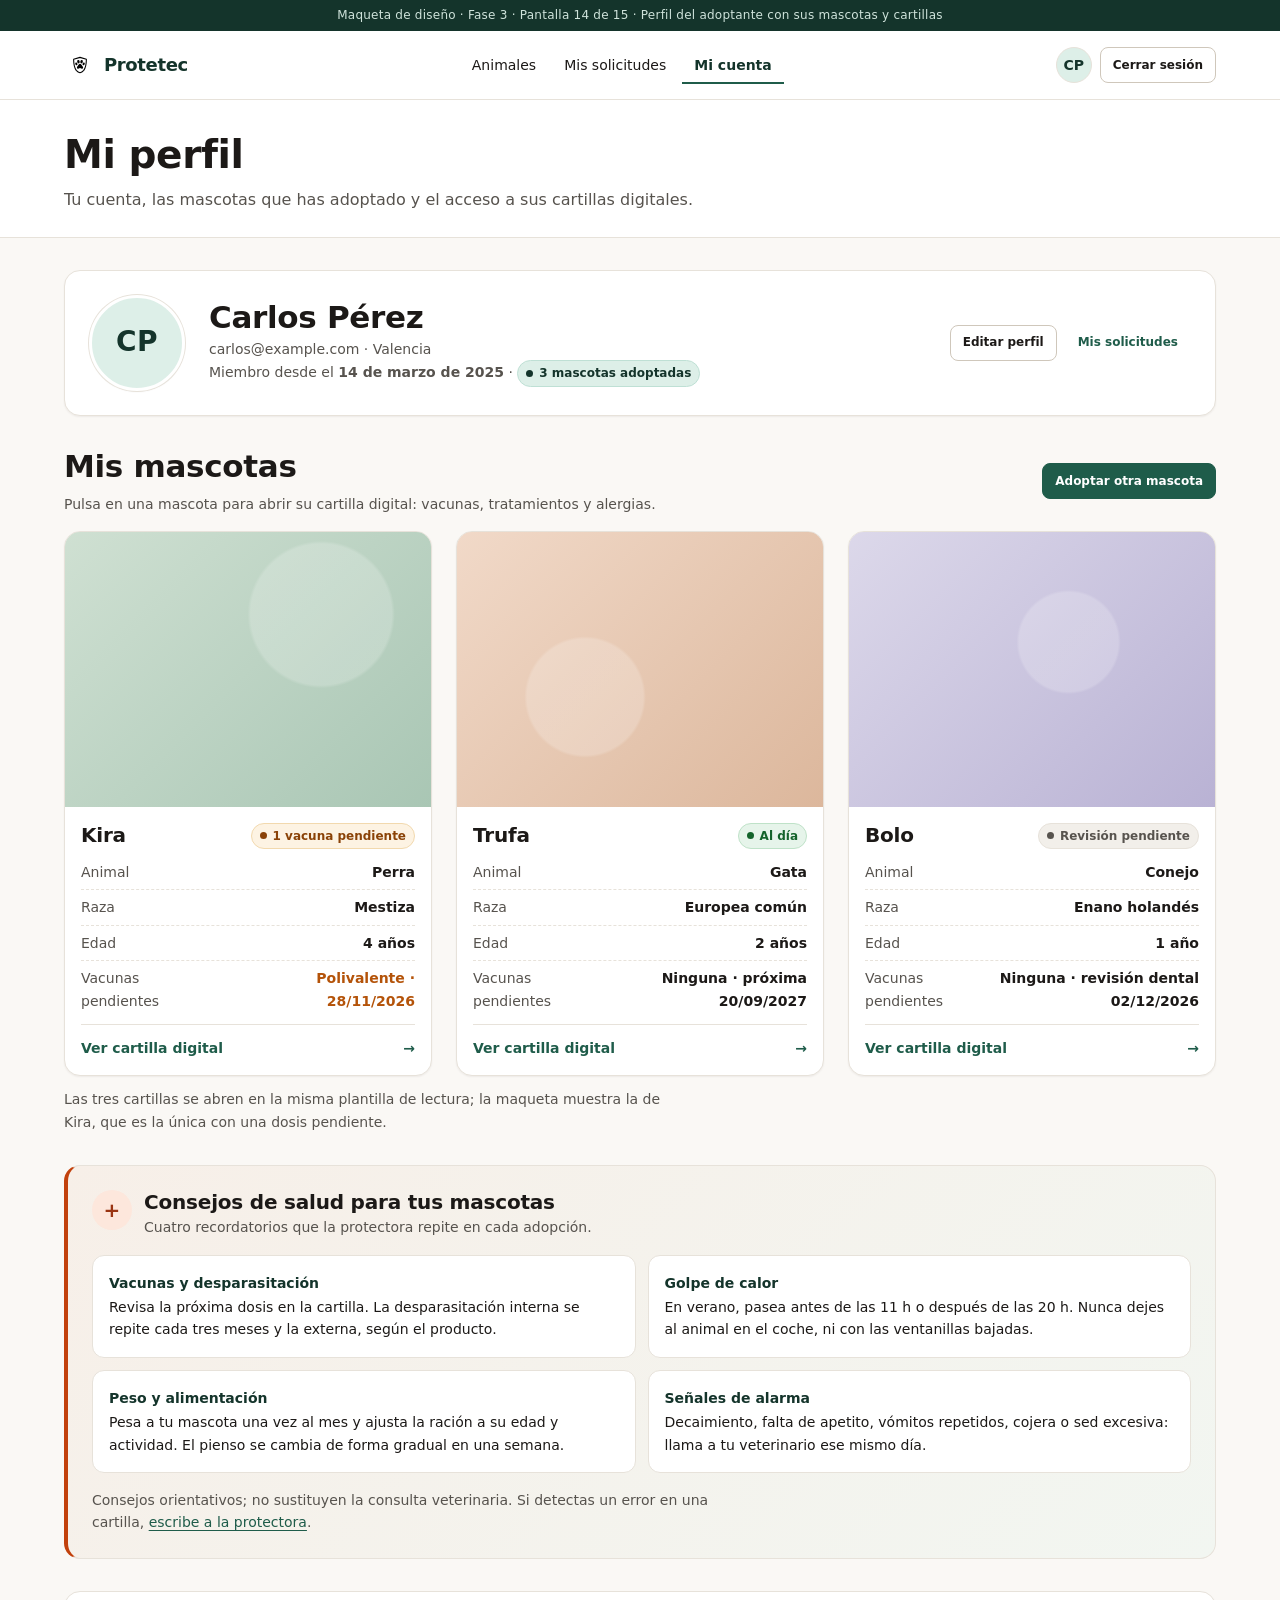
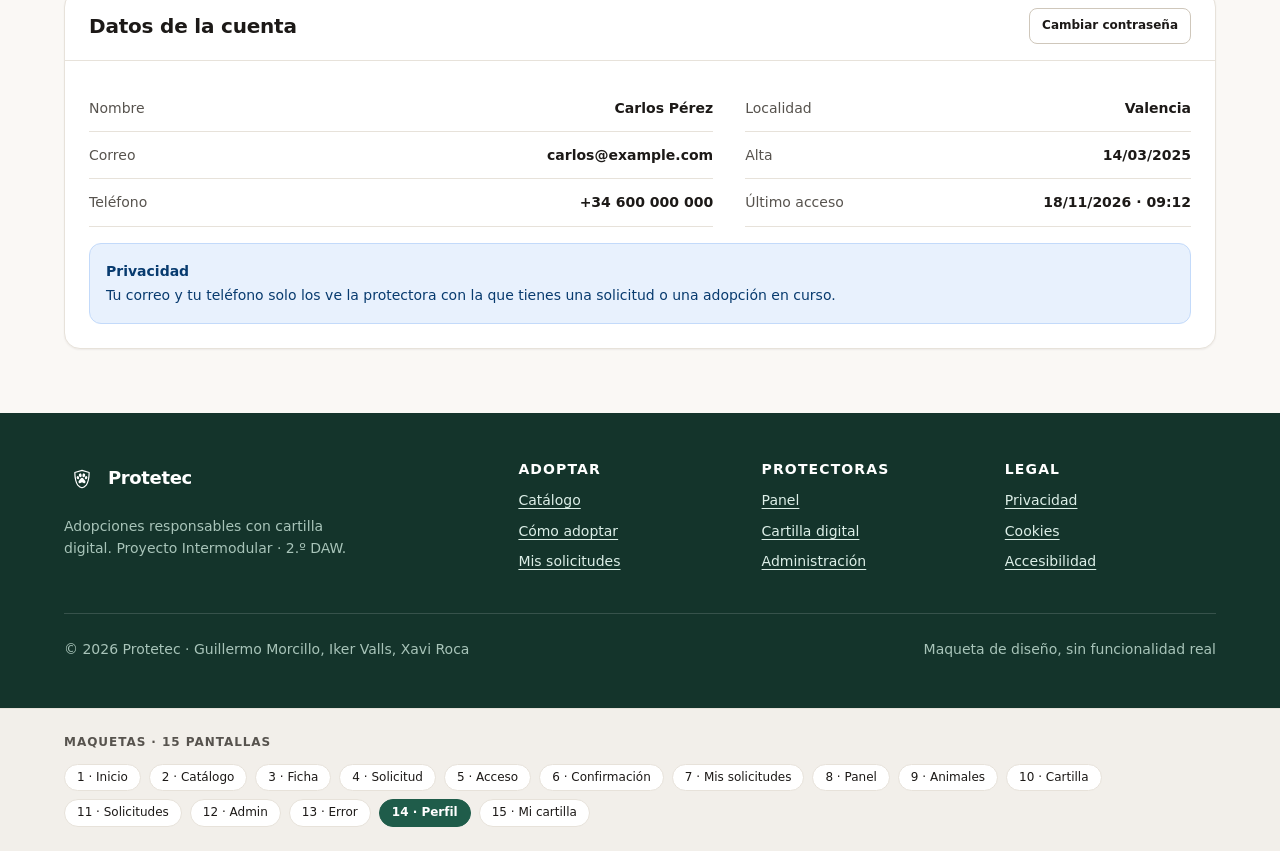
<file: docs/fase-3-diseno/mockups/perfil.html>
<!DOCTYPE html>
<html lang="es">
<head>
  <meta charset="utf-8">
  <meta name="viewport" content="width=device-width, initial-scale=1">
  <title>Mi perfil · Protetec</title>
  <meta name="description" content="Perfil del adoptante: datos de la cuenta, mascotas adoptadas y consejos de salud.">
  <link rel="stylesheet" href="assets/estilos.css">
  <link rel="icon" href="assets/logo-protetec-negro.svg" type="image/svg+xml">
</head>
<body>
  <a class="skip-link" href="#contenido">Saltar al contenido</a>
  <div class="mock-banner">Maqueta de diseño · Fase 3 · Pantalla 14 de 15 · Perfil del adoptante con sus mascotas y cartillas</div>

  <header class="site-header">
    <div class="container site-header__inner">
      <a class="brand" href="index.html"><img class="brand__mark" src="assets/logo-protetec-negro.svg" alt="" width="32" height="32">Protetec</a>
      <nav class="nav" aria-label="Navegación principal">
        <a href="catalogo.html">Animales</a>
        <a href="mis-solicitudes.html">Mis solicitudes</a>
        <a href="perfil.html" aria-current="page">Mi cuenta</a>
      </nav>
      <div class="header-actions">
        <span class="avatar" aria-hidden="true">CP</span>
        <a class="btn btn--sm" href="acceso.html">Cerrar sesión</a>
        <button class="nav-toggle" data-nav-toggle aria-expanded="false" aria-controls="menu-movil">Menú</button>
      </div>
    </div>
    <div class="container">
      <nav id="menu-movil" class="mobile-nav" data-mobile-nav data-open="false" aria-label="Navegación móvil">
        <a href="catalogo.html">Animales</a>
        <a href="mis-solicitudes.html">Mis solicitudes</a>
        <a href="perfil.html" aria-current="page">Mi cuenta</a>
        <a href="acceso.html">Cerrar sesión</a>
      </nav>
    </div>
  </header>

  <main id="contenido">
    <div class="page-head">
      <div class="container">
        <h1>Mi perfil</h1>
        <p>Tu cuenta, las mascotas que has adoptado y el acceso a sus cartillas digitales.</p>
      </div>
    </div>

    <div class="container">
      <!-- Perfil principal -->
      <section class="card" aria-labelledby="perfil-nombre">
        <div class="card__body profile">
          <div class="profile__avatar" role="img" aria-label="Foto de perfil de Carlos Pérez">CP</div>
          <div class="profile__info">
            <h2 id="perfil-nombre">Carlos Pérez</h2>
            <p class="small muted">carlos@example.com · Valencia</p>
            <p class="small muted mt-2 mb-0">
              Miembro desde el <strong>14 de marzo de 2025</strong> ·
              <span class="badge badge--brand">3 mascotas adoptadas</span>
            </p>
          </div>
          <div class="profile__actions">
            <a class="btn btn--sm" href="#datos-cuenta">Editar perfil</a>
            <a class="btn btn--sm btn--ghost" href="mis-solicitudes.html">Mis solicitudes</a>
          </div>
        </div>
      </section>

      <!-- Mascotas -->
      <section class="mt-6" aria-labelledby="mascotas-titulo">
        <div class="row row--between">
          <div>
            <h2 id="mascotas-titulo" class="mb-2">Mis mascotas</h2>
            <p class="small muted mb-0">Pulsa en una mascota para abrir su cartilla digital: vacunas, tratamientos y alergias.</p>
          </div>
          <a class="btn btn--sm btn--primary" href="catalogo.html">Adoptar otra mascota</a>
        </div>

        <div class="card-grid card-grid--3 mt-4">
          <!-- Kira -->
          <a class="animal-card pet-card" href="mi-cartilla.html" aria-labelledby="pet-kira">
            <div class="photo photo--a photo--card" role="img" aria-label="Kira, perra mestiza de pelo claro"></div>
            <div class="animal-card__body">
              <div class="row row--between" style="align-items:flex-start">
                <h3 class="animal-card__title" id="pet-kira">Kira</h3>
                <span class="badge badge--warn">1 vacuna pendiente</span>
              </div>
              <dl class="pet-meta">
                <div><dt>Animal</dt><dd>Perra</dd></div>
                <div><dt>Raza</dt><dd>Mestiza</dd></div>
                <div><dt>Edad</dt><dd>4 años</dd></div>
                <div><dt>Vacunas pendientes</dt><dd class="is-pending">Polivalente · 28/11/2026</dd></div>
              </dl>
              <span class="animal-card__footer">Ver cartilla digital <span aria-hidden="true">→</span></span>
            </div>
          </a>

          <!-- Trufa -->
          <a class="animal-card pet-card" href="mi-cartilla.html" aria-labelledby="pet-trufa">
            <div class="photo photo--b photo--card" role="img" aria-label="Trufa, gata europea de pelo atigrado"></div>
            <div class="animal-card__body">
              <div class="row row--between" style="align-items:flex-start">
                <h3 class="animal-card__title" id="pet-trufa">Trufa</h3>
                <span class="badge badge--ok">Al día</span>
              </div>
              <dl class="pet-meta">
                <div><dt>Animal</dt><dd>Gata</dd></div>
                <div><dt>Raza</dt><dd>Europea común</dd></div>
                <div><dt>Edad</dt><dd>2 años</dd></div>
                <div><dt>Vacunas pendientes</dt><dd>Ninguna · próxima 20/09/2027</dd></div>
              </dl>
              <span class="animal-card__footer">Ver cartilla digital <span aria-hidden="true">→</span></span>
            </div>
          </a>

          <!-- Bolo -->
          <a class="animal-card pet-card" href="mi-cartilla.html" aria-labelledby="pet-bolo">
            <div class="photo photo--c photo--card" role="img" aria-label="Bolo, conejo enano de color claro"></div>
            <div class="animal-card__body">
              <div class="row row--between" style="align-items:flex-start">
                <h3 class="animal-card__title" id="pet-bolo">Bolo</h3>
                <span class="badge badge--neutral">Revisión pendiente</span>
              </div>
              <dl class="pet-meta">
                <div><dt>Animal</dt><dd>Conejo</dd></div>
                <div><dt>Raza</dt><dd>Enano holandés</dd></div>
                <div><dt>Edad</dt><dd>1 año</dd></div>
                <div><dt>Vacunas pendientes</dt><dd>Ninguna · revisión dental 02/12/2026</dd></div>
              </dl>
              <span class="animal-card__footer">Ver cartilla digital <span aria-hidden="true">→</span></span>
            </div>
          </a>
        </div>

        <p class="small muted mt-3 mb-0">
          Las tres cartillas se abren en la misma plantilla de lectura; la maqueta muestra la de Kira, que es la única con una dosis pendiente.
        </p>
      </section>

      <!-- Consejos de salud -->
      <aside class="tips" aria-labelledby="tips-titulo">
        <div class="tips__head">
          <span class="tips__icon" aria-hidden="true">+</span>
          <div>
            <h2 id="tips-titulo">Consejos de salud para tus mascotas</h2>
            <p class="small muted">Cuatro recordatorios que la protectora repite en cada adopción.</p>
          </div>
        </div>
        <ul class="tips__list">
          <li>
            <strong>Vacunas y desparasitación</strong>
            Revisa la próxima dosis en la cartilla. La desparasitación interna se repite cada tres meses y la externa, según el producto.
          </li>
          <li>
            <strong>Golpe de calor</strong>
            En verano, pasea antes de las 11 h o después de las 20 h. Nunca dejes al animal en el coche, ni con las ventanillas bajadas.
          </li>
          <li>
            <strong>Peso y alimentación</strong>
            Pesa a tu mascota una vez al mes y ajusta la ración a su edad y actividad. El pienso se cambia de forma gradual en una semana.
          </li>
          <li>
            <strong>Señales de alarma</strong>
            Decaimiento, falta de apetito, vómitos repetidos, cojera o sed excesiva: llama a tu veterinario ese mismo día.
          </li>
        </ul>
        <p class="small muted mt-4 mb-0">
          Consejos orientativos; no sustituyen la consulta veterinaria. Si detectas un error en una cartilla,
          <a href="mi-cartilla.html#contacto">escribe a la protectora</a>.
        </p>
      </aside>

      <!-- Datos de cuenta -->
      <section class="card mt-6" id="datos-cuenta" aria-labelledby="cuenta-titulo">
        <div class="card__header">
          <h2 id="cuenta-titulo">Datos de la cuenta</h2>
          <a class="btn btn--sm" href="#datos-cuenta">Cambiar contraseña</a>
        </div>
        <div class="card__body">
          <div class="split split--2">
            <dl class="detail-list">
              <div><dt>Nombre</dt><dd>Carlos Pérez</dd></div>
              <div><dt>Correo</dt><dd>carlos@example.com</dd></div>
              <div><dt>Teléfono</dt><dd>+34 600 000 000</dd></div>
            </dl>
            <dl class="detail-list">
              <div><dt>Localidad</dt><dd>Valencia</dd></div>
              <div><dt>Alta</dt><dd>14/03/2025</dd></div>
              <div><dt>Último acceso</dt><dd>18/11/2026 · 09:12</dd></div>
            </dl>
          </div>
          <div class="alert alert--info mt-4 mb-0">
            <div>
              <strong>Privacidad</strong>
              Tu correo y tu teléfono solo los ve la protectora con la que tienes una solicitud o una adopción en curso.
            </div>
          </div>
        </div>
      </section>
    </div>
  </main>

  <footer class="site-footer">
    <div class="container">
      <div class="footer-grid">
        <div>
          <a class="brand" href="index.html" style="color:#fff"><img class="brand__mark" src="assets/logo-protetec-blanco.svg" alt="" width="32" height="32">Protetec</a>
          <p class="mt-3" style="color:#a8c4b9;max-width:32ch">Adopciones responsables con cartilla digital. Proyecto Intermodular · 2.º DAW.</p>
        </div>
        <div><h4>Adoptar</h4><ul><li><a href="catalogo.html">Catálogo</a></li><li><a href="index.html#como-funciona">Cómo adoptar</a></li><li><a href="mis-solicitudes.html">Mis solicitudes</a></li></ul></div>
        <div><h4>Protectoras</h4><ul><li><a href="panel.html">Panel</a></li><li><a href="cartilla.html">Cartilla digital</a></li><li><a href="admin.html">Administración</a></li></ul></div>
        <div><h4>Legal</h4><ul><li><a href="error.html">Privacidad</a></li><li><a href="error.html">Cookies</a></li><li><a href="error.html">Accesibilidad</a></li></ul></div>
      </div>
      <div class="footer-note">
        <span>© 2026 Protetec · Guillermo Morcillo, Iker Valls, Xavi Roca</span>
        <span>Maqueta de diseño, sin funcionalidad real</span>
      </div>
    </div>
  </footer>

  <nav class="mock-index" aria-label="Índice de maquetas de la fase 3">
    <div class="container">
      <p class="mock-index__title">Maquetas · 15 pantallas</p>
      <div class="chip-row" style="margin:0">
        <a class="chip" href="index.html">1 · Inicio</a>
        <a class="chip" href="catalogo.html">2 · Catálogo</a>
        <a class="chip" href="ficha.html">3 · Ficha</a>
        <a class="chip" href="solicitud.html">4 · Solicitud</a>
        <a class="chip" href="acceso.html">5 · Acceso</a>
        <a class="chip" href="confirmacion.html">6 · Confirmación</a>
        <a class="chip" href="mis-solicitudes.html">7 · Mis solicitudes</a>
        <a class="chip" href="panel.html">8 · Panel</a>
        <a class="chip" href="panel-animales.html">9 · Animales</a>
        <a class="chip" href="cartilla.html">10 · Cartilla</a>
        <a class="chip" href="panel-solicitudes.html">11 · Solicitudes</a>
        <a class="chip" href="admin.html">12 · Admin</a>
        <a class="chip" href="error.html">13 · Error</a>
        <a class="chip" href="perfil.html" aria-current="page">14 · Perfil</a>
        <a class="chip" href="mi-cartilla.html">15 · Mi cartilla</a>
      </div>
    </div>
  </nav>

  <script src="assets/app.js"></script>
</body>
</html>
</file>
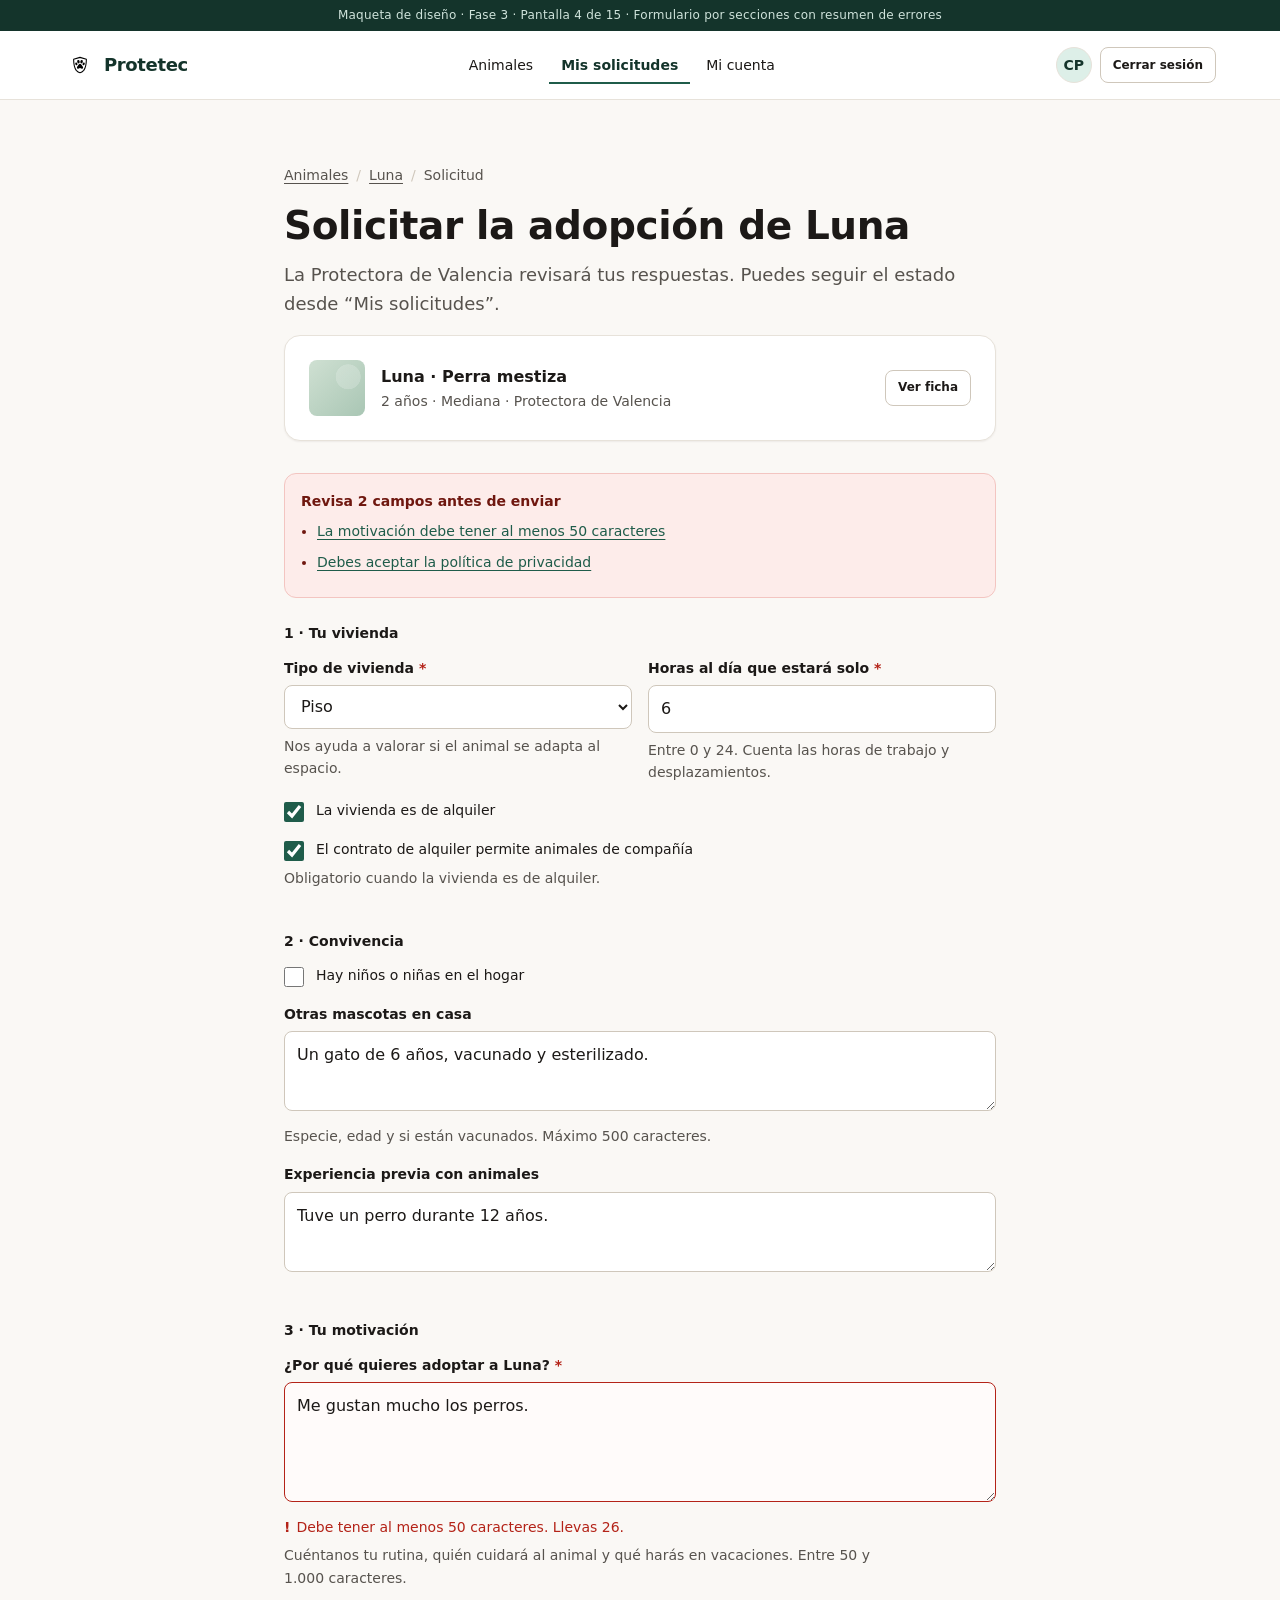
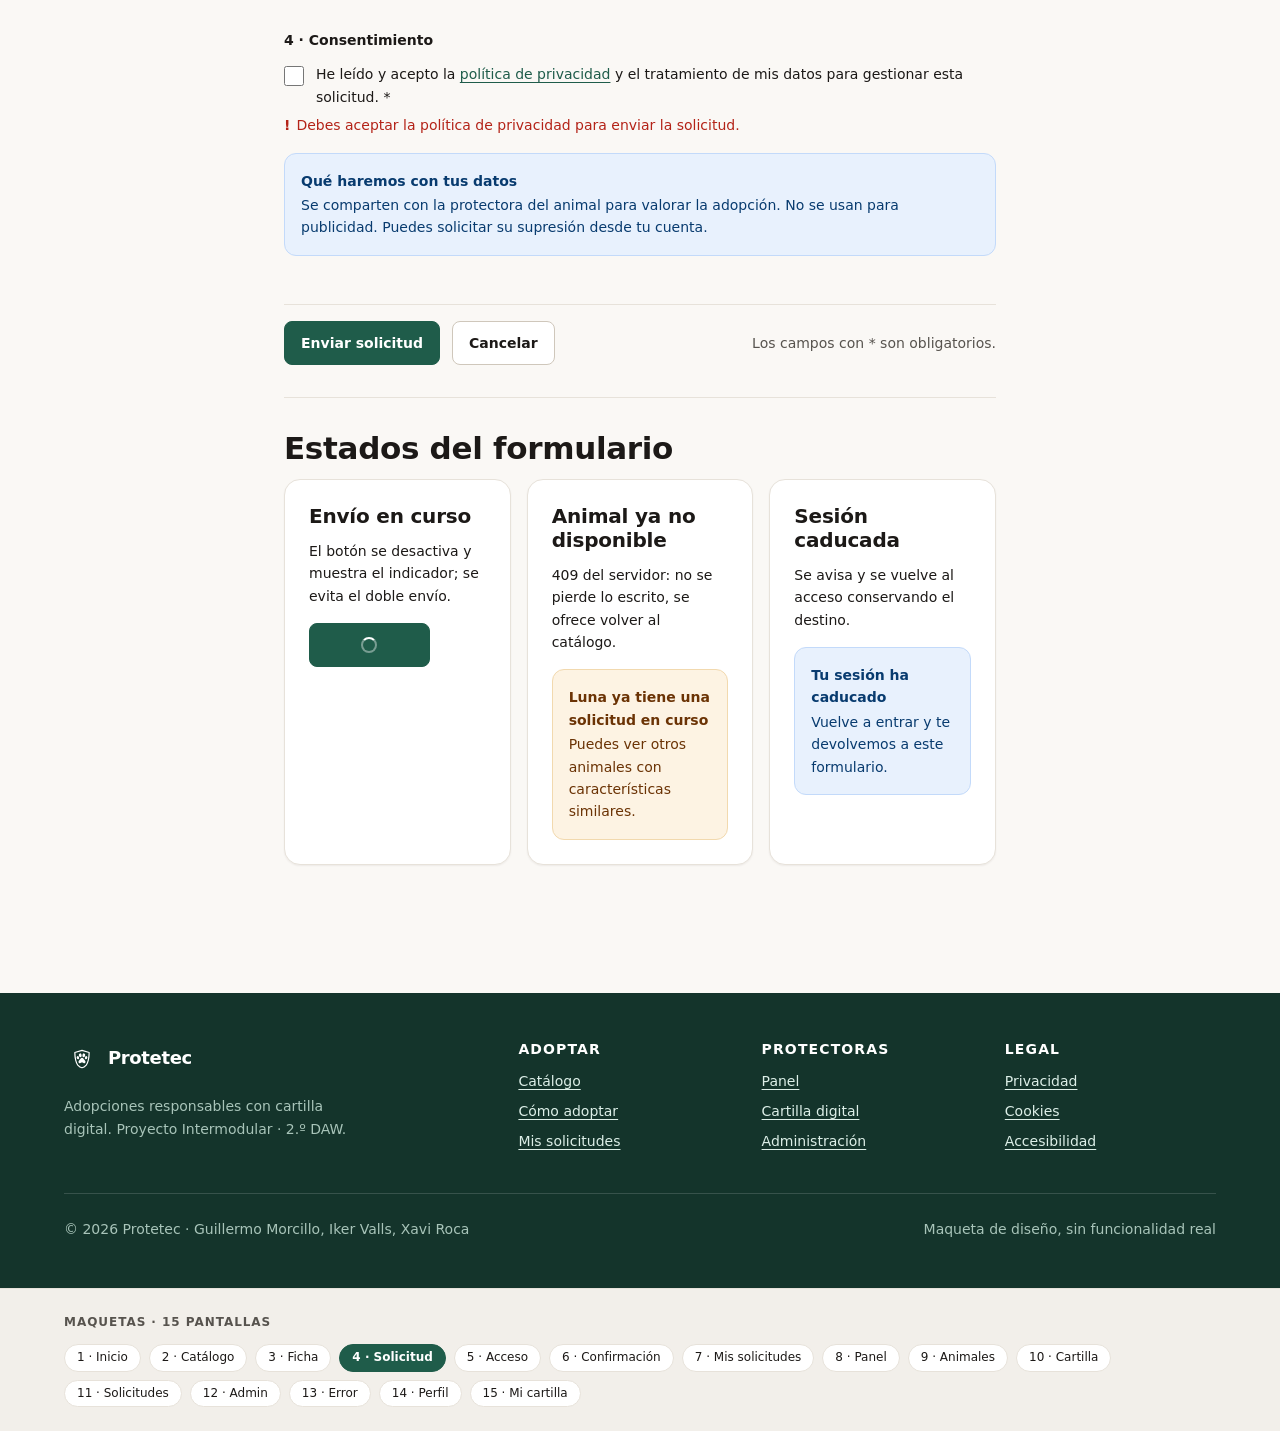
<file: docs/fase-3-diseno/mockups/solicitud.html>
<!DOCTYPE html>
<html lang="es">
<head>
  <meta charset="utf-8">
  <meta name="viewport" content="width=device-width, initial-scale=1">
  <title>Solicitar adopción de Luna · Protetec</title>
  <meta name="description" content="Formulario de solicitud de adopción en Protetec.">
  <link rel="stylesheet" href="assets/estilos.css">
  <link rel="icon" href="assets/logo-protetec-negro.svg" type="image/svg+xml">
</head>
<body>
  <a class="skip-link" href="#contenido">Saltar al contenido</a>
  <div class="mock-banner">Maqueta de diseño · Fase 3 · Pantalla 4 de 15 · Formulario por secciones con resumen de errores</div>

  <header class="site-header">
    <div class="container site-header__inner">
      <a class="brand" href="index.html"><img class="brand__mark" src="assets/logo-protetec-negro.svg" alt="" width="32" height="32">Protetec</a>
      <nav class="nav" aria-label="Navegación principal">
        <a href="catalogo.html">Animales</a>
        <a href="mis-solicitudes.html" aria-current="page">Mis solicitudes</a>
        <a href="perfil.html">Mi cuenta</a>
      </nav>
      <div class="header-actions">
        <span class="avatar" aria-hidden="true">CP</span>
        <span class="small" style="display:none" id="usuario-nombre">Carlos Pérez</span>
        <a class="btn btn--sm" href="acceso.html">Cerrar sesión</a>
        <button class="nav-toggle" data-nav-toggle aria-expanded="false" aria-controls="menu-movil">Menú</button>
      </div>
    </div>
    <div class="container">
      <nav id="menu-movil" class="mobile-nav" data-mobile-nav data-open="false" aria-label="Navegación móvil">
        <a href="catalogo.html">Animales</a>
        <a href="mis-solicitudes.html" aria-current="page">Mis solicitudes</a>
        <a href="perfil.html">Mi cuenta</a>
        <a href="acceso.html">Cerrar sesión</a>
      </nav>
    </div>
  </header>

  <main id="contenido" class="container container--form section">
    <ol class="breadcrumb">
      <li><a href="catalogo.html">Animales</a></li>
      <li><a href="ficha.html">Luna</a></li>
      <li><span aria-current="page">Solicitud</span></li>
    </ol>

    <h1>Solicitar la adopción de Luna</h1>
    <p class="lead">La Protectora de Valencia revisará tus respuestas. Puedes seguir el estado desde “Mis solicitudes”.</p>

    <!-- Resumen del animal -->
    <div class="card mb-6">
      <div class="card__body row" style="align-items:center">
        <div class="photo photo--a photo--thumb" role="img" aria-label="Luna, perra mestiza de pelo claro"></div>
        <div style="flex:1;min-width:180px">
          <p class="mb-0" style="font-weight:600">Luna · Perra mestiza</p>
          <p class="small muted mb-0">2 años · Mediana · Protectora de Valencia</p>
        </div>
        <a class="btn btn--sm" href="ficha.html">Ver ficha</a>
      </div>
    </div>

    <!-- Resumen de errores -->
    <div class="alert alert--error" role="alert" tabindex="-1">
      <div>
        <strong>Revisa 2 campos antes de enviar</strong>
        <ul>
          <li><a href="#motivacion">La motivación debe tener al menos 50 caracteres</a></li>
          <li><a href="#consentimiento">Debes aceptar la política de privacidad</a></li>
        </ul>
      </div>
    </div>

    <form data-demo-form novalidate>
      <fieldset>
        <legend>1 · Tu vivienda</legend>
        <div class="form-grid form-grid--2">
          <div class="field">
            <label class="label" for="vivienda">Tipo de vivienda <span class="req" aria-hidden="true">*</span><span class="visually-hidden">(obligatorio)</span></label>
            <select class="select" id="vivienda" name="vivienda" required aria-describedby="vivienda-hint">
              <option value="">Selecciona una opción</option>
              <option value="PISO" selected>Piso</option>
              <option value="CASA">Casa</option>
              <option value="OTRO">Otro</option>
            </select>
            <p class="hint" id="vivienda-hint">Nos ayuda a valorar si el animal se adapta al espacio.</p>
          </div>

          <div class="field">
            <label class="label" for="horasSolo">Horas al día que estará solo <span class="req" aria-hidden="true">*</span></label>
            <input class="input" id="horasSolo" name="horasSolo" type="number" inputmode="numeric" min="0" max="24" value="6" required>
            <p class="hint">Entre 0 y 24. Cuenta las horas de trabajo y desplazamientos.</p>
          </div>
        </div>

        <div class="field">
          <label class="check">
            <input type="checkbox" name="viviendaAlquilada" checked>
            <span>La vivienda es de alquiler</span>
          </label>
        </div>

        <div class="field">
          <label class="check">
            <input type="checkbox" name="permiteAnimales" checked>
            <span>El contrato de alquiler permite animales de compañía</span>
          </label>
          <p class="hint">Obligatorio cuando la vivienda es de alquiler.</p>
        </div>
      </fieldset>

      <fieldset>
        <legend>2 · Convivencia</legend>
        <div class="field">
          <label class="check">
            <input type="checkbox" name="conviveConNinos">
            <span>Hay niños o niñas en el hogar</span>
          </label>
        </div>

        <div class="field">
          <label class="label" for="otrasMascotas">Otras mascotas en casa</label>
          <textarea class="textarea" id="otrasMascotas" name="otrasMascotas" maxlength="500" style="min-height:80px" aria-describedby="otras-hint">Un gato de 6 años, vacunado y esterilizado.</textarea>
          <p class="hint" id="otras-hint">Especie, edad y si están vacunados. Máximo 500 caracteres.</p>
        </div>

        <div class="field">
          <label class="label" for="experiencia">Experiencia previa con animales</label>
          <textarea class="textarea" id="experiencia" name="experienciaPrevia" maxlength="1000" style="min-height:80px">Tuve un perro durante 12 años.</textarea>
        </div>
      </fieldset>

      <fieldset>
        <legend>3 · Tu motivación</legend>
        <div class="field">
          <label class="label" for="motivacion">¿Por qué quieres adoptar a Luna? <span class="req" aria-hidden="true">*</span><span class="visually-hidden">(obligatorio)</span></label>
          <textarea class="textarea" id="motivacion" name="motivacion" required minlength="50" maxlength="1000"
                    aria-invalid="true" aria-describedby="motivacion-error motivacion-hint">Me gustan mucho los perros.</textarea>
          <p class="error-msg" id="motivacion-error">Debe tener al menos 50 caracteres. Llevas 26.</p>
          <p class="hint" id="motivacion-hint">Cuéntanos tu rutina, quién cuidará al animal y qué harás en vacaciones. Entre 50 y 1.000 caracteres.</p>
        </div>
      </fieldset>

      <fieldset>
        <legend>4 · Consentimiento</legend>
        <div class="field">
          <label class="check" id="consentimiento">
            <input type="checkbox" name="consentimientoRgpd" required aria-invalid="true" aria-describedby="consentimiento-error">
            <span>He leído y acepto la <a href="error.html">política de privacidad</a> y el tratamiento de mis datos para gestionar esta solicitud. <span class="req" aria-hidden="true">*</span></span>
          </label>
          <p class="error-msg" id="consentimiento-error">Debes aceptar la política de privacidad para enviar la solicitud.</p>
        </div>

        <div class="alert alert--info">
          <div>
            <strong>Qué haremos con tus datos</strong>
            Se comparten con la protectora del animal para valorar la adopción. No se usan para publicidad. Puedes solicitar su supresión desde tu cuenta.
          </div>
        </div>
      </fieldset>

      <div class="form-actions">
        <button class="btn btn--primary" type="submit" data-submit>Enviar solicitud</button>
        <a class="btn" href="ficha.html">Cancelar</a>
        <p class="small muted mb-0" style="flex:1;text-align:right">Los campos con <span aria-hidden="true">*</span><span class="visually-hidden">asterisco</span> son obligatorios.</p>
      </div>

      <div class="alert alert--success mt-5" data-form-status hidden tabindex="-1">
        <div>
          <strong>Simulación: solicitud enviada</strong>
          En la aplicación real esto llevaría a la pantalla de confirmación con el número de solicitud.
          <div class="mt-3"><a class="btn btn--sm" href="confirmacion.html">Ver la confirmación</a></div>
        </div>
      </div>
    </form>

    <!-- Estados del formulario -->
    <hr>
    <h2>Estados del formulario</h2>
    <div class="demo-grid">
      <div class="card"><div class="card__body">
        <h3 style="font-size:var(--fs-h4)">Envío en curso</h3>
        <p class="small mb-3">El botón se desactiva y muestra el indicador; se evita el doble envío.</p>
        <button class="btn btn--primary is-loading" type="button" aria-busy="true">Enviando…</button>
      </div></div>
      <div class="card"><div class="card__body">
        <h3 style="font-size:var(--fs-h4)">Animal ya no disponible</h3>
        <p class="small mb-3">409 del servidor: no se pierde lo escrito, se ofrece volver al catálogo.</p>
        <div class="alert alert--warn mb-0"><div><strong>Luna ya tiene una solicitud en curso</strong>Puedes ver otros animales con características similares.</div></div>
      </div></div>
      <div class="card"><div class="card__body">
        <h3 style="font-size:var(--fs-h4)">Sesión caducada</h3>
        <p class="small mb-3">Se avisa y se vuelve al acceso conservando el destino.</p>
        <div class="alert alert--info mb-0"><div><strong>Tu sesión ha caducado</strong>Vuelve a entrar y te devolvemos a este formulario.</div></div>
      </div></div>
    </div>
  </main>

  <footer class="site-footer">
    <div class="container">
      <div class="footer-grid">
        <div>
          <a class="brand" href="index.html" style="color:#fff"><img class="brand__mark" src="assets/logo-protetec-blanco.svg" alt="" width="32" height="32">Protetec</a>
          <p class="mt-3" style="color:#a8c4b9;max-width:32ch">Adopciones responsables con cartilla digital. Proyecto Intermodular · 2.º DAW.</p>
        </div>
        <div><h4>Adoptar</h4><ul><li><a href="catalogo.html">Catálogo</a></li><li><a href="index.html#como-funciona">Cómo adoptar</a></li><li><a href="mis-solicitudes.html">Mis solicitudes</a></li></ul></div>
        <div><h4>Protectoras</h4><ul><li><a href="panel.html">Panel</a></li><li><a href="cartilla.html">Cartilla digital</a></li><li><a href="admin.html">Administración</a></li></ul></div>
        <div><h4>Legal</h4><ul><li><a href="error.html">Privacidad</a></li><li><a href="error.html">Cookies</a></li><li><a href="error.html">Accesibilidad</a></li></ul></div>
      </div>
      <div class="footer-note">
        <span>© 2026 Protetec · Guillermo Morcillo, Iker Valls, Xavi Roca</span>
        <span>Maqueta de diseño, sin funcionalidad real</span>
      </div>
    </div>
  </footer>

  <nav class="mock-index" aria-label="Índice de maquetas de la fase 3">
    <div class="container">
      <p class="mock-index__title">Maquetas · 15 pantallas</p>
      <div class="chip-row" style="margin:0">
        <a class="chip" href="index.html">1 · Inicio</a>
        <a class="chip" href="catalogo.html">2 · Catálogo</a>
        <a class="chip" href="ficha.html">3 · Ficha</a>
        <a class="chip" href="solicitud.html" aria-current="page">4 · Solicitud</a>
        <a class="chip" href="acceso.html">5 · Acceso</a>
        <a class="chip" href="confirmacion.html">6 · Confirmación</a>
        <a class="chip" href="mis-solicitudes.html">7 · Mis solicitudes</a>
        <a class="chip" href="panel.html">8 · Panel</a>
        <a class="chip" href="panel-animales.html">9 · Animales</a>
        <a class="chip" href="cartilla.html">10 · Cartilla</a>
        <a class="chip" href="panel-solicitudes.html">11 · Solicitudes</a>
        <a class="chip" href="admin.html">12 · Admin</a>
        <a class="chip" href="error.html">13 · Error</a>
        <a class="chip" href="perfil.html">14 · Perfil</a>
        <a class="chip" href="mi-cartilla.html">15 · Mi cartilla</a>
      </div>
    </div>
  </nav>

  <script src="assets/app.js"></script>
</body>
</html>
</file>
<file: docs/fase-3-diseno/mockups/assets/estilos.css>
/* ==========================================================================
   Protetec · Fase 3 · Guía de estilos en código
   Maquetas HTML navegables. Sin dependencias externas.
   Los tokens coinciden con docs/fase-3-diseno/05-ux-ui.md
   ========================================================================== */

/* 1. Tokens ---------------------------------------------------------------- */
:root {
  /* Marca */
  --primary-900: #14342b;
  --primary-700: #1f5c4a;
  --primary-500: #2a7a63;
  --primary-100: #ddefe8;
  --accent-700: #9a3412;
  --accent-500: #c2410c;
  --accent-100: #fde7dc;

  /* Neutros cálidos */
  --bg: #faf8f5;
  --surface: #ffffff;
  --border: #e7e2da;
  --border-strong: #cfc7bb;
  --text: #1c1917;
  --text-muted: #57534e;
  --text-inverse: #ffffff;

  /* Semánticos */
  --success: #1a7f37;
  --success-bg: #e6f4ea;
  --warning: #b45309;
  --warning-bg: #fdf3e3;
  --error: #b42318;
  --error-bg: #fdecea;
  --info: #0b6bcb;
  --info-bg: #e8f1fd;

  /* Foco */
  --focus: #0b6bcb;
  --focus-ring: 2px solid var(--focus);
  --focus-offset: 2px;

  /* Espaciado (base 4) */
  --s-1: 4px;
  --s-2: 8px;
  --s-3: 12px;
  --s-4: 16px;
  --s-5: 24px;
  --s-6: 32px;
  --s-7: 48px;
  --s-8: 64px;
  --s-9: 96px;

  /* Formas */
  --radius-sm: 8px;
  --radius-md: 12px;
  --radius-lg: 16px;
  --radius-pill: 999px;
  --shadow-sm: 0 1px 2px rgba(28, 25, 23, 0.06);
  --shadow-md: 0 1px 2px rgba(28, 25, 23, 0.06), 0 4px 12px rgba(28, 25, 23, 0.06);
  --shadow-lg: 0 8px 32px rgba(28, 25, 23, 0.14);

  /* Tipografía */
  --font: "Inter", system-ui, -apple-system, "Segoe UI", Roboto, "Helvetica Neue", sans-serif;
  --fs-h1: 2.4375rem; /* 39px */
  --fs-h2: 1.9375rem; /* 31px */
  --fs-h3: 1.5625rem; /* 25px */
  --fs-h4: 1.25rem;   /* 20px */
  --fs-body: 1rem;    /* 16px */
  --fs-sm: 0.875rem;  /* 14px */
  --fs-xs: 0.75rem;   /* 12px */

  /* Layout */
  --max-page: 1200px;
  --max-read: 720px;
}

/* 2. Reset mínimo ---------------------------------------------------------- */
*,
*::before,
*::after {
  box-sizing: border-box;
}

html {
  -webkit-text-size-adjust: 100%;
}

body {
  margin: 0;
  background: var(--bg);
  color: var(--text);
  font-family: var(--font);
  font-size: var(--fs-body);
  line-height: 1.6;
  font-feature-settings: "cv11", "ss01";
}

img {
  max-width: 100%;
  display: block;
}

/* El atributo hidden debe ganar a los componentes con display propio
   (avisos, modales), que si no se muestran al cargar la página. */
[hidden] {
  display: none !important;
}

h1, h2, h3, h4 {
  line-height: 1.2;
  margin: 0 0 var(--s-3);
  font-weight: 600;
  letter-spacing: -0.01em;
}

h1 { font-size: var(--fs-h1); font-weight: 700; }
h2 { font-size: var(--fs-h2); }
h3 { font-size: var(--fs-h3); }
h4 { font-size: var(--fs-h4); }

p { margin: 0 0 var(--s-4); max-width: 70ch; }
p.lead { font-size: 1.125rem; color: var(--text-muted); }

a {
  color: var(--primary-700);
  text-underline-offset: 3px;
}
a:hover { color: var(--primary-500); }

ul, ol { margin: 0 0 var(--s-4); padding-left: var(--s-5); }
li { margin-bottom: var(--s-2); }

hr {
  border: 0;
  border-top: 1px solid var(--border);
  margin: var(--s-6) 0;
}

small, .small { font-size: var(--fs-sm); }
.muted { color: var(--text-muted); }

/* 3. Accesibilidad: foco y salto ------------------------------------------ */
:focus-visible {
  outline: var(--focus-ring);
  outline-offset: var(--focus-offset);
  border-radius: 4px;
}

.skip-link {
  position: absolute;
  left: var(--s-4);
  top: -100px;
  z-index: 100;
  background: var(--primary-900);
  color: var(--text-inverse);
  padding: var(--s-3) var(--s-4);
  border-radius: var(--radius-sm);
  text-decoration: none;
  font-weight: 600;
  transition: top 0.15s ease;
}
.skip-link:focus {
  top: var(--s-4);
  color: var(--text-inverse);
}

.visually-hidden {
  position: absolute;
  width: 1px;
  height: 1px;
  padding: 0;
  margin: -1px;
  overflow: hidden;
  clip: rect(0 0 0 0);
  white-space: nowrap;
  border: 0;
}

@media (prefers-reduced-motion: reduce) {
  *, *::before, *::after {
    animation-duration: 0.001ms !important;
    animation-iteration-count: 1 !important;
    transition-duration: 0.001ms !important;
    scroll-behavior: auto !important;
  }
}

/* 4. Layout --------------------------------------------------------------- */
.container {
  width: 100%;
  max-width: var(--max-page);
  margin-inline: auto;
  padding-inline: var(--s-5);
}

.container--narrow { max-width: 880px; }
.container--form { max-width: 760px; }

.section { padding-block: var(--s-8); }
.section--tight { padding-block: var(--s-6); }

.stack > * + * { margin-top: var(--s-4); }
.stack-lg > * + * { margin-top: var(--s-6); }

.row {
  display: flex;
  gap: var(--s-4);
  flex-wrap: wrap;
  align-items: center;
}
.row--between { justify-content: space-between; }
.row--end { justify-content: flex-end; }
.row--top { align-items: flex-start; }

.split {
  display: grid;
  gap: var(--s-6);
  grid-template-columns: 1fr;
}

/* Sin esto, una tabla ancha dentro de una columna de rejilla impide que la
   columna encoja y desborda la página en lugar de desplazarse dentro de
   .table-wrap. */
.split > *,
.card-grid > * {
  min-width: 0;
}

@media (min-width: 900px) {
  .split--2 { grid-template-columns: 1.4fr 1fr; }
  .split--panel { grid-template-columns: 240px 1fr; align-items: start; }
  .split--side { grid-template-columns: 1fr 360px; align-items: start; }
}

/* 5. Cabecera y navegación ------------------------------------------------ */
.site-header {
  background: var(--surface);
  border-bottom: 1px solid var(--border);
  position: sticky;
  top: 0;
  z-index: 50;
}

.site-header__inner {
  display: flex;
  align-items: center;
  justify-content: space-between;
  gap: var(--s-4);
  min-height: 68px;
}

.brand {
  display: inline-flex;
  align-items: center;
  gap: var(--s-2);
  font-weight: 700;
  font-size: 1.125rem;
  color: var(--primary-900);
  text-decoration: none;
  letter-spacing: -0.02em;
}
.brand:hover { color: var(--primary-700); }

.brand__mark {
  width: 32px;
  height: 32px;
  flex: none;
  display: block;
}

.nav {
  display: none;
  gap: var(--s-1);
  align-items: center;
}

.nav a {
  color: var(--text);
  text-decoration: none;
  padding: var(--s-2) var(--s-3);
  border-radius: var(--radius-sm);
  font-weight: 500;
  font-size: var(--fs-sm);
}
.nav a:hover { background: var(--primary-100); color: var(--primary-900); }
.nav a[aria-current="page"] {
  color: var(--primary-900);
  font-weight: 600;
  box-shadow: inset 0 -2px 0 var(--primary-700);
  border-radius: 0;
}

.nav-toggle {
  display: inline-flex;
  align-items: center;
  gap: var(--s-2);
  background: var(--surface);
  border: 1px solid var(--border-strong);
  border-radius: var(--radius-sm);
  padding: var(--s-2) var(--s-3);
  font: inherit;
  font-size: var(--fs-sm);
  color: var(--text);
  cursor: pointer;
  min-height: 44px;
}

.header-actions {
  display: flex;
  align-items: center;
  gap: var(--s-2);
}

.avatar {
  width: 36px;
  height: 36px;
  border-radius: var(--radius-pill);
  background: var(--primary-100);
  color: var(--primary-900);
  display: grid;
  place-items: center;
  font-weight: 700;
  font-size: var(--fs-sm);
  border: 1px solid var(--border);
}

@media (min-width: 900px) {
  .nav { display: flex; }
  .nav-toggle { display: none; }
}

/* Menú móvil */
.mobile-nav {
  display: none;
  border-top: 1px solid var(--border);
  background: var(--surface);
  padding: var(--s-3) 0 var(--s-4);
}
.mobile-nav[data-open="true"] { display: block; }
.mobile-nav a {
  display: block;
  padding: var(--s-3) var(--s-2);
  color: var(--text);
  text-decoration: none;
  border-radius: var(--radius-sm);
  font-weight: 500;
}
.mobile-nav a[aria-current="page"] {
  background: var(--primary-100);
  color: var(--primary-900);
  font-weight: 600;
}
@media (min-width: 900px) {
  .mobile-nav { display: none !important; }
}

/* 6. Pie ------------------------------------------------------------------ */
.site-footer {
  margin-top: var(--s-8);
  background: var(--primary-900);
  color: #cfe3db;
  padding-block: var(--s-7);
  font-size: var(--fs-sm);
}
.site-footer a { color: #ddefe8; }
.site-footer h4 { color: var(--text-inverse); font-size: var(--fs-sm); text-transform: uppercase; letter-spacing: 0.08em; }
.site-footer ul { list-style: none; padding: 0; margin: 0; }
.site-footer li { margin-bottom: var(--s-2); }
.footer-grid {
  display: grid;
  gap: var(--s-6);
  grid-template-columns: 1fr;
}
@media (min-width: 720px) {
  .footer-grid { grid-template-columns: 2fr 1fr 1fr 1fr; }
}
.footer-note {
  margin-top: var(--s-6);
  padding-top: var(--s-5);
  border-top: 1px solid rgba(255, 255, 255, 0.15);
  display: flex;
  flex-wrap: wrap;
  gap: var(--s-3);
  justify-content: space-between;
  color: #a8c4b9;
}

/* 7. Botones -------------------------------------------------------------- */
.btn {
  --btn-bg: var(--surface);
  --btn-fg: var(--text);
  --btn-bd: var(--border-strong);
  display: inline-flex;
  align-items: center;
  justify-content: center;
  gap: var(--s-2);
  min-height: 44px;
  padding: var(--s-2) var(--s-4);
  border: 1px solid var(--btn-bd);
  border-radius: var(--radius-sm);
  background: var(--btn-bg);
  color: var(--btn-fg);
  font: inherit;
  font-size: var(--fs-sm);
  font-weight: 600;
  text-decoration: none;
  cursor: pointer;
  transition: background-color 0.15s ease, border-color 0.15s ease, color 0.15s ease;
}
.btn:hover { --btn-bg: var(--primary-100); --btn-bd: var(--primary-500); color: var(--primary-900); }
.btn:active { transform: translateY(1px); }

.btn--primary {
  --btn-bg: var(--primary-700);
  --btn-fg: var(--text-inverse);
  --btn-bd: var(--primary-700);
}
.btn--primary:hover {
  --btn-bg: var(--primary-500);
  --btn-bd: var(--primary-500);
  color: var(--text-inverse);
}

.btn--accent {
  --btn-bg: var(--accent-500);
  --btn-fg: var(--text-inverse);
  --btn-bd: var(--accent-500);
}
.btn--accent:hover { --btn-bg: var(--accent-700); --btn-bd: var(--accent-700); color: var(--text-inverse); }

.btn--danger {
  --btn-bg: var(--surface);
  --btn-fg: var(--error);
  --btn-bd: var(--error);
}
.btn--danger:hover { --btn-bg: var(--error); --btn-fg: #fff; --btn-bd: var(--error); }

.btn--ghost {
  --btn-bg: transparent;
  --btn-bd: transparent;
  --btn-fg: var(--primary-700);
}
.btn--ghost:hover { --btn-bg: var(--primary-100); --btn-bd: transparent; }

.btn--sm { min-height: 36px; padding: var(--s-1) var(--s-3); font-size: var(--fs-xs); }
.btn--block { width: 100%; }

.btn[disabled],
.btn[aria-disabled="true"] {
  opacity: 0.55;
  cursor: not-allowed;
  pointer-events: none;
}

.btn.is-loading {
  color: transparent;
  position: relative;
}
.btn.is-loading::after {
  content: "";
  position: absolute;
  width: 16px;
  height: 16px;
  border: 2px solid rgba(255, 255, 255, 0.4);
  border-top-color: #fff;
  border-radius: 50%;
  animation: spin 0.7s linear infinite;
}
@keyframes spin { to { transform: rotate(360deg); } }

/* 8. Tarjetas y superficies ----------------------------------------------- */
.card {
  background: var(--surface);
  border: 1px solid var(--border);
  border-radius: var(--radius-lg);
  box-shadow: var(--shadow-sm);
}
.card__body { padding: var(--s-5); }
.card__header {
  padding: var(--s-4) var(--s-5);
  border-bottom: 1px solid var(--border);
  display: flex;
  gap: var(--s-3);
  align-items: center;
  justify-content: space-between;
  flex-wrap: wrap;
}
.card__header h2,
.card__header h3 { margin: 0; font-size: var(--fs-h4); }
.card__footer {
  padding: var(--s-4) var(--s-5);
  border-top: 1px solid var(--border);
  background: #fcfbf9;
  border-radius: 0 0 var(--radius-lg) var(--radius-lg);
}

.panel {
  background: var(--surface);
  border: 1px solid var(--border);
  border-radius: var(--radius-md);
  padding: var(--s-4);
}

/* 9. Etiquetas de estado -------------------------------------------------- */
.badge {
  display: inline-flex;
  align-items: center;
  gap: 6px;
  padding: 2px var(--s-2);
  border-radius: var(--radius-pill);
  font-size: var(--fs-xs);
  font-weight: 600;
  line-height: 1.7;
  white-space: nowrap;
  border: 1px solid transparent;
}
.badge::before {
  content: "";
  width: 7px;
  height: 7px;
  border-radius: 50%;
  background: currentColor;
  flex: none;
}
.badge--ok { background: var(--success-bg); color: #14632b; border-color: #bfe2c8; }
.badge--warn { background: var(--warning-bg); color: #8a4207; border-color: #f2d9ae; }
.badge--info { background: var(--info-bg); color: #0a55a0; border-color: #c3dafa; }
.badge--danger { background: var(--error-bg); color: #8f1d13; border-color: #f3c5c1; }
.badge--neutral { background: #f2efea; color: var(--text-muted); border-color: var(--border); }
.badge--brand { background: var(--primary-100); color: var(--primary-900); border-color: #bfe0d5; }

/* 9.b Marca del logotipo en el pie (fondo oscuro) -------------------------- */
.site-footer .brand__mark { width: 36px; height: 36px; }

/* 10. Formularios --------------------------------------------------------- */
.field { margin-bottom: var(--s-4); }

.label {
  display: block;
  font-weight: 600;
  font-size: var(--fs-sm);
  margin-bottom: 6px;
}
.label .req { color: var(--error); font-weight: 700; }

.hint {
  font-size: var(--fs-sm);
  color: var(--text-muted);
  margin: 6px 0 0;
}

.input,
.select,
.textarea {
  width: 100%;
  font: inherit;
  font-size: var(--fs-body);
  color: var(--text);
  background: var(--surface);
  border: 1px solid var(--border-strong);
  border-radius: var(--radius-sm);
  padding: 10px var(--s-3);
  min-height: 44px;
}
.textarea { min-height: 120px; resize: vertical; }

.input:hover,
.select:hover,
.textarea:hover { border-color: var(--primary-500); }

.input:focus-visible,
.select:focus-visible,
.textarea:focus-visible {
  border-color: var(--focus);
  outline: var(--focus-ring);
  outline-offset: 1px;
}

.input[aria-invalid="true"],
.select[aria-invalid="true"],
.textarea[aria-invalid="true"] {
  border-color: var(--error);
  background: #fffbfa;
}

.input[disabled],
.select[disabled],
.textarea[disabled] {
  background: #f2efea;
  color: var(--text-muted);
  cursor: not-allowed;
}

.error-msg {
  display: flex;
  gap: 6px;
  align-items: flex-start;
  color: var(--error);
  font-size: var(--fs-sm);
  font-weight: 500;
  margin: 6px 0 0;
}
.error-msg::before { content: "!"; font-weight: 700; }

.check {
  display: flex;
  gap: var(--s-3);
  align-items: flex-start;
  font-size: var(--fs-sm);
}
.check input {
  width: 20px;
  height: 20px;
  margin: 3px 0 0;
  accent-color: var(--primary-700);
  flex: none;
}

fieldset {
  border: 0;
  padding: 0;
  margin: 0 0 var(--s-5);
}
legend {
  font-weight: 600;
  font-size: var(--fs-sm);
  padding: 0;
  margin-bottom: var(--s-3);
}

.form-grid {
  display: grid;
  gap: var(--s-4);
  grid-template-columns: 1fr;
}
@media (min-width: 640px) {
  .form-grid--2 { grid-template-columns: 1fr 1fr; }
}

.form-actions {
  display: flex;
  gap: var(--s-3);
  flex-wrap: wrap;
  align-items: center;
  padding-top: var(--s-4);
  border-top: 1px solid var(--border);
  margin-top: var(--s-5);
}

/* 11. Alertas ------------------------------------------------------------- */
.alert {
  display: flex;
  gap: var(--s-3);
  padding: var(--s-4);
  border-radius: var(--radius-md);
  border: 1px solid;
  font-size: var(--fs-sm);
  margin-bottom: var(--s-5);
}
.alert > div { flex: 1; }
.alert strong { display: block; margin-bottom: 2px; }
.alert ul { margin: var(--s-2) 0 0; padding-left: var(--s-4); }
.alert--error { background: var(--error-bg); border-color: #f3c5c1; color: #6f170f; }
.alert--success { background: var(--success-bg); border-color: #bfe2c8; color: #14532d; }
.alert--warn { background: var(--warning-bg); border-color: #f2d9ae; color: #6b3305; }
.alert--info { background: var(--info-bg); border-color: #c3dafa; color: #083b6f; }

/* 12. Catálogo ------------------------------------------------------------ */
.hero {
  background:
    radial-gradient(900px 380px at 12% -20%, #e7f2ec 0%, rgba(231, 242, 236, 0) 60%),
    radial-gradient(700px 320px at 92% 0%, #fbeadf 0%, rgba(251, 234, 223, 0) 55%),
    var(--bg);
  border-bottom: 1px solid var(--border);
  padding-block: var(--s-8);
}
.hero__title { max-width: 20ch; }
.hero__grid {
  display: grid;
  gap: var(--s-6);
  grid-template-columns: 1fr;
  align-items: center;
}
@media (min-width: 900px) {
  .hero__grid { grid-template-columns: 1.1fr 0.9fr; }
}

.searchbar {
  display: flex;
  gap: var(--s-2);
  flex-wrap: wrap;
  background: var(--surface);
  border: 1px solid var(--border);
  border-radius: var(--radius-md);
  padding: var(--s-2);
  box-shadow: var(--shadow-md);
  max-width: 560px;
}
.searchbar .input { border: 0; flex: 1 1 200px; }
.searchbar .input:focus-visible { outline: none; box-shadow: inset 0 0 0 2px var(--focus); }

.card-grid {
  display: grid;
  gap: var(--s-5);
  grid-template-columns: 1fr;
}
@media (min-width: 640px) { .card-grid { grid-template-columns: repeat(2, 1fr); } }
@media (min-width: 1024px) { .card-grid { grid-template-columns: repeat(3, 1fr); } }
@media (min-width: 1280px) { .card-grid { grid-template-columns: repeat(4, 1fr); } }
.card-grid--3 { grid-template-columns: 1fr; }
@media (min-width: 720px) { .card-grid--3 { grid-template-columns: repeat(3, 1fr); } }

.animal-card {
  display: flex;
  flex-direction: column;
  background: var(--surface);
  border: 1px solid var(--border);
  border-radius: var(--radius-lg);
  overflow: hidden;
  box-shadow: var(--shadow-sm);
  transition: box-shadow 0.15s ease, transform 0.15s ease;
  color: inherit;
  text-decoration: none;
  position: relative;
}
.animal-card:hover { box-shadow: var(--shadow-md); transform: translateY(-2px); }
.animal-card:focus-visible { outline: var(--focus-ring); outline-offset: 3px; }
.animal-card__media { position: relative; }
.animal-card__body { padding: var(--s-4); flex: 1; display: flex; flex-direction: column; gap: var(--s-3); }
.animal-card__title { margin: 0; font-size: var(--fs-h4); }
.animal-card__meta { font-size: var(--fs-sm); color: var(--text-muted); margin: 0; }
.animal-card__footer {
  margin-top: auto;
  display: flex;
  align-items: center;
  justify-content: space-between;
  gap: var(--s-2);
  padding-top: var(--s-3);
  border-top: 1px solid var(--border);
  font-size: var(--fs-sm);
  font-weight: 600;
  color: var(--primary-700);
}

.animal-card__badge {
  position: absolute;
  top: var(--s-3);
  left: var(--s-3);
  background: rgba(255, 255, 255, 0.95);
  border-radius: var(--radius-pill);
  padding: 3px var(--s-2);
  font-size: var(--fs-xs);
  font-weight: 600;
  color: var(--primary-900);
  border: 1px solid var(--border);
}

/* Marcadores de posición de fotografía.
   En la implementación serán <img> reales con alt. */
.photo {
  background-color: #e9e4db;
  background-image:
    radial-gradient(circle at 30% 25%, rgba(255, 255, 255, 0.55) 0 18%, transparent 19%),
    linear-gradient(135deg, #e6ddd0 0%, #d8cec0 45%, #cbbfae 100%);
  display: grid;
  place-items: center;
  color: #5d5347;
  font-size: var(--fs-xs);
  font-weight: 600;
  letter-spacing: 0.06em;
  text-transform: uppercase;
  text-align: center;
  padding: var(--s-3);
}
.photo--a { background-image: radial-gradient(circle at 70% 30%, #fff3 0 22%, transparent 23%), linear-gradient(135deg, #cfe0d2, #a9c6b4); color: #2b4a3b; }
.photo--b { background-image: radial-gradient(circle at 35% 60%, #fff3 0 20%, transparent 21%), linear-gradient(135deg, #f1d9c8, #dcb79c); color: #6a3f22; }
.photo--c { background-image: radial-gradient(circle at 60% 40%, #fff3 0 18%, transparent 19%), linear-gradient(135deg, #dcd8ea, #b9b2d4); color: #3f3760; }
.photo--d { background-image: radial-gradient(circle at 45% 35%, #fff3 0 16%, transparent 17%), linear-gradient(135deg, #e8e2c9, #cec4a0); color: #574f2c; }
.photo--e { background-image: radial-gradient(circle at 60% 55%, #fff3 0 20%, transparent 21%), linear-gradient(135deg, #d5e3ea, #a9c3d1); color: #2b4756; }
.photo--f { background-image: radial-gradient(circle at 40% 30%, #fff3 0 18%, transparent 19%), linear-gradient(135deg, #eed6d2, #d6aaa4); color: #67322c; }

.photo--card { aspect-ratio: 4 / 3; }
.photo--thumb { width: 56px; height: 56px; border-radius: var(--radius-sm); flex: none; font-size: 10px; padding: 4px; }
.photo--hero { aspect-ratio: 4 / 5; border-radius: var(--radius-lg); }
.photo--wide { aspect-ratio: 16 / 9; border-radius: var(--radius-md); }

/* Filtros */
.filters { display: grid; gap: var(--s-4); }
.filter-group { border: 0; padding: 0; margin: 0; }
.filter-group legend { font-size: var(--fs-sm); font-weight: 600; margin-bottom: var(--s-2); }
.filter-option {
  display: flex;
  align-items: center;
  gap: var(--s-2);
  font-size: var(--fs-sm);
  padding: 4px 0;
  min-height: 32px;
}
.filter-option input { width: 18px; height: 18px; accent-color: var(--primary-700); }

.chip-row { display: flex; flex-wrap: wrap; gap: var(--s-2); margin-bottom: var(--s-4); }
.chip {
  display: inline-flex;
  align-items: center;
  gap: 6px;
  background: var(--primary-100);
  color: var(--primary-900);
  border: 1px solid #bfe0d5;
  border-radius: var(--radius-pill);
  padding: 3px var(--s-3);
  font-size: var(--fs-xs);
  font-weight: 600;
  text-decoration: none;
}
.chip:hover { background: #cfe7dd; color: var(--primary-900); }

.toolbar {
  display: flex;
  flex-wrap: wrap;
  gap: var(--s-3);
  align-items: center;
  justify-content: space-between;
  margin-bottom: var(--s-5);
}

/* 13. Paginación ---------------------------------------------------------- */
.pagination {
  display: flex;
  gap: var(--s-1);
  justify-content: center;
  align-items: center;
  margin-top: var(--s-7);
  flex-wrap: wrap;
}
.pagination a,
.pagination span {
  min-width: 40px;
  min-height: 40px;
  display: inline-flex;
  align-items: center;
  justify-content: center;
  border-radius: var(--radius-sm);
  border: 1px solid var(--border);
  background: var(--surface);
  color: var(--text);
  text-decoration: none;
  font-size: var(--fs-sm);
  font-weight: 600;
  padding-inline: var(--s-2);
}
.pagination a:hover { border-color: var(--primary-500); background: var(--primary-100); }
.pagination [aria-current="page"] {
  background: var(--primary-700);
  border-color: var(--primary-700);
  color: var(--text-inverse);
}
.pagination .is-disabled { opacity: 0.45; }

/* 14. Tablas -------------------------------------------------------------- */
.table-wrap { overflow-x: auto; }
.table {
  width: 100%;
  border-collapse: collapse;
  font-size: var(--fs-sm);
}
.table caption {
  text-align: left;
  font-weight: 600;
  padding-bottom: var(--s-2);
  color: var(--text-muted);
}
.table th,
.table td {
  text-align: left;
  padding: var(--s-3);
  border-bottom: 1px solid var(--border);
  vertical-align: middle;
}
.table th {
  font-size: var(--fs-xs);
  text-transform: uppercase;
  letter-spacing: 0.06em;
  color: var(--text-muted);
  background: #fcfbf9;
  white-space: nowrap;
}
.table tbody tr:hover { background: #fcfbf9; }
.table .num { font-variant-numeric: tabular-nums; }
.table .actions { text-align: right; white-space: nowrap; }

/* 15. Línea de tiempo ----------------------------------------------------- */
.timeline { list-style: none; padding: 0; margin: 0; }
.timeline li {
  position: relative;
  padding-left: var(--s-6);
  padding-bottom: var(--s-5);
  margin: 0;
}
.timeline li::before {
  content: "";
  position: absolute;
  left: 5px;
  top: 12px;
  bottom: -2px;
  width: 2px;
  background: var(--border);
}
.timeline li:last-child { padding-bottom: 0; }
.timeline li:last-child::before { display: none; }
.timeline li::after {
  content: "";
  position: absolute;
  left: 0;
  top: 6px;
  width: 12px;
  height: 12px;
  border-radius: 50%;
  background: var(--surface);
  border: 2px solid var(--border-strong);
}
.timeline li[data-state="done"]::after { background: var(--primary-700); border-color: var(--primary-700); }
.timeline li[data-state="current"]::after {
  background: var(--accent-500);
  border-color: var(--accent-500);
  box-shadow: 0 0 0 4px var(--accent-100);
}
.timeline__title { font-weight: 600; margin: 0 0 2px; }
.timeline__meta { font-size: var(--fs-sm); color: var(--text-muted); margin: 0; }

/* 16. Estados (carga, vacío, error) -------------------------------------- */
.skeleton {
  background: linear-gradient(90deg, #efece6 25%, #f7f5f1 37%, #efece6 63%);
  background-size: 400% 100%;
  animation: shimmer 1.4s ease infinite;
  border-radius: var(--radius-sm);
}
@keyframes shimmer {
  0% { background-position: 100% 50%; }
  100% { background-position: 0 50%; }
}
.skeleton--text { height: 14px; margin-bottom: var(--s-2); }
.skeleton--title { height: 22px; width: 60%; margin-bottom: var(--s-3); }
.skeleton--media { aspect-ratio: 4 / 3; }
.skeleton-card {
  border: 1px solid var(--border);
  border-radius: var(--radius-lg);
  overflow: hidden;
  background: var(--surface);
}
.skeleton-card__body { padding: var(--s-4); }

.empty {
  text-align: center;
  padding: var(--s-8) var(--s-5);
  border: 1px dashed var(--border-strong);
  border-radius: var(--radius-lg);
  background: var(--surface);
}
.empty__icon {
  width: 56px;
  height: 56px;
  border-radius: 50%;
  background: var(--primary-100);
  color: var(--primary-900);
  display: grid;
  place-items: center;
  margin: 0 auto var(--s-4);
  font-size: 1.5rem;
  font-weight: 700;
}
.empty h3 { margin-bottom: var(--s-2); }
.empty p { margin-inline: auto; color: var(--text-muted); }

/* 17. Indicadores del panel ---------------------------------------------- */
.stat-grid {
  display: grid;
  gap: var(--s-4);
  grid-template-columns: repeat(2, 1fr);
}
@media (min-width: 900px) { .stat-grid { grid-template-columns: repeat(4, 1fr); } }
.stat {
  background: var(--surface);
  border: 1px solid var(--border);
  border-radius: var(--radius-md);
  padding: var(--s-4);
}
.stat__label { font-size: var(--fs-xs); text-transform: uppercase; letter-spacing: 0.06em; color: var(--text-muted); margin: 0 0 6px; }
.stat__value { font-size: 1.75rem; font-weight: 700; line-height: 1.1; margin: 0; font-variant-numeric: tabular-nums; }
.stat__delta { font-size: var(--fs-xs); color: var(--success); margin: 4px 0 0; font-weight: 600; }
.stat--accent { border-left: 4px solid var(--accent-500); }

/* 18. Barra lateral del panel -------------------------------------------- */
.side-nav { list-style: none; padding: 0; margin: 0; }
.side-nav li { margin: 0 0 2px; }
.side-nav a {
  display: flex;
  align-items: center;
  justify-content: space-between;
  gap: var(--s-2);
  padding: var(--s-3) var(--s-3);
  border-radius: var(--radius-sm);
  text-decoration: none;
  color: var(--text);
  font-weight: 500;
  font-size: var(--fs-sm);
  min-height: 44px;
}
.side-nav a:hover { background: var(--primary-100); color: var(--primary-900); }
.side-nav a[aria-current="page"] {
  background: var(--primary-700);
  color: var(--text-inverse);
}
.side-nav a[aria-current="page"] .badge { background: rgba(255,255,255,0.2); color: #fff; border-color: transparent; }

.breadcrumb {
  display: flex;
  flex-wrap: wrap;
  gap: var(--s-2);
  list-style: none;
  padding: 0;
  margin: 0 0 var(--s-4);
  font-size: var(--fs-sm);
  color: var(--text-muted);
}
.breadcrumb li { margin: 0; display: flex; gap: var(--s-2); align-items: center; }
.breadcrumb li + li::before { content: "/"; color: var(--border-strong); }
.breadcrumb a { color: var(--text-muted); }

/* 19. Detalle de dos columnas -------------------------------------------- */
.detail-list {
  display: grid;
  grid-template-columns: 1fr;
  gap: 0;
  margin: 0;
}
.detail-list div {
  display: flex;
  justify-content: space-between;
  gap: var(--s-3);
  padding: var(--s-3) 0;
  border-bottom: 1px solid var(--border);
  font-size: var(--fs-sm);
}
.detail-list dt { color: var(--text-muted); margin: 0; }
.detail-list dd { margin: 0; font-weight: 600; text-align: right; }

.tabs {
  display: flex;
  gap: var(--s-1);
  border-bottom: 1px solid var(--border);
  margin-bottom: var(--s-5);
  overflow-x: auto;
}
.tabs a {
  padding: var(--s-3) var(--s-4);
  text-decoration: none;
  color: var(--text-muted);
  font-weight: 600;
  font-size: var(--fs-sm);
  white-space: nowrap;
  border-bottom: 3px solid transparent;
  min-height: 44px;
  display: inline-flex;
  align-items: center;
}
.tabs a:hover { color: var(--primary-700); }
.tabs a[aria-current="page"] { color: var(--primary-900); border-bottom-color: var(--primary-700); }

.tabs--pills {
  border: 0;
  background: #f2efea;
  padding: 4px;
  border-radius: var(--radius-sm);
  display: inline-flex;
  gap: 2px;
}
.tabs--pills a { border: 0; border-radius: 6px; }
.tabs--pills a[aria-current="page"] { background: var(--surface); box-shadow: var(--shadow-sm); }

/* 20. Modal (demostración) ----------------------------------------------- */
.modal-demo {
  border: 1px solid var(--border-strong);
  border-radius: var(--radius-lg);
  box-shadow: var(--shadow-lg);
  background: var(--surface);
  max-width: 480px;
  padding: var(--s-5);
}
.modal-demo h3 { margin-top: 0; }

/* 21. Utilidades --------------------------------------------------------- */
.mt-0 { margin-top: 0; }
.mt-2 { margin-top: var(--s-2); }
.mt-3 { margin-top: var(--s-3); }
.mt-4 { margin-top: var(--s-4); }
.mt-5 { margin-top: var(--s-5); }
.mt-6 { margin-top: var(--s-6); }
.mb-0 { margin-bottom: 0; }
.mb-2 { margin-bottom: var(--s-2); }
.mb-4 { margin-bottom: var(--s-4); }
.mb-5 { margin-bottom: var(--s-5); }
.mb-6 { margin-bottom: var(--s-6); }
.text-center { text-align: center; }
.text-right { text-align: right; }
.full { width: 100%; }
.nowrap { white-space: nowrap; }

.divider-label {
  display: flex;
  align-items: center;
  gap: var(--s-3);
  color: var(--text-muted);
  font-size: var(--fs-xs);
  text-transform: uppercase;
  letter-spacing: 0.08em;
  margin: var(--s-5) 0;
}
.divider-label::before,
.divider-label::after {
  content: "";
  height: 1px;
  background: var(--border);
  flex: 1;
}

/* Aviso de que es una maqueta */
.mock-banner {
  background: var(--primary-900);
  color: #cfe3db;
  font-size: var(--fs-xs);
  padding: 6px var(--s-4);
  text-align: center;
  letter-spacing: 0.02em;
}
.mock-banner a { color: #ffffff; }

/* Bloque de muestra de componentes de la guía de estilos */
.swatches { display: grid; gap: var(--s-3); grid-template-columns: repeat(2, 1fr); }
@media (min-width: 720px) { .swatches { grid-template-columns: repeat(4, 1fr); } }
.swatch { border: 1px solid var(--border); border-radius: var(--radius-md); overflow: hidden; background: var(--surface); }
.swatch__color { height: 64px; }
.swatch__meta { padding: var(--s-2) var(--s-3); font-size: var(--fs-xs); }
.swatch__meta strong { display: block; font-size: var(--fs-sm); }
.swatch__meta code { color: var(--text-muted); }

.demo-grid {
  display: grid;
  gap: var(--s-4);
  grid-template-columns: 1fr;
}
@media (min-width: 720px) { .demo-grid { grid-template-columns: repeat(3, 1fr); } }

/* 22. Cabecera de página e índice de maquetas --------------------------- */
.page-head {
  background: var(--surface);
  border-bottom: 1px solid var(--border);
  padding-block: var(--s-6) var(--s-5);
  margin-bottom: var(--s-6);
}
.page-head h1 { margin-bottom: var(--s-2); }
.page-head p { margin: 0; color: var(--text-muted); }

.mock-index {
  background: #f2efea;
  border-top: 1px solid var(--border);
  padding-block: var(--s-5);
  font-size: var(--fs-sm);
}
.mock-index__title {
  font-size: var(--fs-xs);
  text-transform: uppercase;
  letter-spacing: 0.08em;
  color: var(--text-muted);
  margin: 0 0 var(--s-3);
  font-weight: 700;
}
.mock-index .chip { background: var(--surface); border-color: var(--border); color: var(--text); font-weight: 500; }
.mock-index .chip[aria-current="page"] {
  background: var(--primary-700);
  border-color: var(--primary-700);
  color: var(--text-inverse);
  font-weight: 600;
}

/* Tabla responsive: en móvil se convierte en tarjetas */@media (max-width: 767px) {
  .table--stack thead { display: none; }
  .table--stack tr {
    display: block;
    border: 1px solid var(--border);
    border-radius: var(--radius-md);
    margin-bottom: var(--s-3);
    padding: var(--s-2);
    background: var(--surface);
  }
  .table--stack td {
    display: flex;
    justify-content: space-between;
    gap: var(--s-3);
    border-bottom: 1px dashed var(--border);
    padding: var(--s-2);
    text-align: right;
  }
  .table--stack td:last-child { border-bottom: 0; }
  .table--stack td::before {
    content: attr(data-label);
    font-weight: 600;
    font-size: var(--fs-xs);
    text-transform: uppercase;
    letter-spacing: 0.05em;
    color: var(--text-muted);
    text-align: left;
  }
  .table--stack .actions { justify-content: flex-end; }
}

/* 23. Perfil del adoptante y tarjetas de mascota -------------------------- */
.profile {
  display: flex;
  gap: var(--s-5);
  align-items: center;
  flex-wrap: wrap;
}
.profile__avatar {
  width: 96px;
  height: 96px;
  border-radius: 50%;
  flex: none;
  display: grid;
  place-items: center;
  background: var(--primary-100);
  color: var(--primary-900);
  border: 3px solid var(--surface);
  box-shadow: 0 0 0 1px var(--border), var(--shadow-sm);
  font-size: 1.75rem;
  font-weight: 700;
  letter-spacing: 0.02em;
}
.profile__info { flex: 1 1 260px; min-width: 0; }
.profile__info h2 { margin: 0 0 2px; }
.profile__info p { margin: 0; }
.profile__actions { display: flex; gap: var(--s-2); flex-wrap: wrap; }

.pet-meta {
  display: grid;
  gap: 6px;
  margin: 0;
  font-size: var(--fs-sm);
}
.pet-meta > div {
  display: flex;
  justify-content: space-between;
  gap: var(--s-3);
  padding-bottom: 6px;
  border-bottom: 1px dashed var(--border);
}
.pet-meta > div:last-child { padding-bottom: 0; border-bottom: 0; }
.pet-meta dt { margin: 0; color: var(--text-muted); }
.pet-meta dd { margin: 0; font-weight: 600; text-align: right; }
.pet-meta dd.is-pending { color: var(--warning); }
.pet-card .animal-card__footer { font-size: var(--fs-sm); }

/* 24. Banda de consejos de salud ----------------------------------------- */
.tips {
  margin-top: var(--s-6);
  padding: var(--s-5);
  background: linear-gradient(135deg, #f7efe8 0%, #f2f6f1 100%);
  border: 1px solid var(--border);
  border-left: 4px solid var(--accent-500);
  border-radius: var(--radius-lg);
}
.tips__head {
  display: flex;
  gap: var(--s-3);
  align-items: flex-start;
  margin-bottom: var(--s-4);
}
.tips__icon {
  width: 40px;
  height: 40px;
  border-radius: 50%;
  flex: none;
  display: grid;
  place-items: center;
  background: var(--accent-100);
  color: var(--accent-700);
  font-size: 1.25rem;
  font-weight: 700;
}
.tips__head h2 { margin: 0 0 2px; font-size: var(--fs-h4); }
.tips__head p { margin: 0; }
.tips__list {
  list-style: none;
  padding: 0;
  margin: 0;
  display: grid;
  gap: var(--s-3);
  grid-template-columns: 1fr;
}
@media (min-width: 720px) {
  .tips__list { grid-template-columns: repeat(2, 1fr); }
}
.tips__list li {
  margin: 0;
  padding: var(--s-4);
  background: var(--surface);
  border: 1px solid var(--border);
  border-radius: var(--radius-md);
  font-size: var(--fs-sm);
}
.tips__list strong { display: block; margin-bottom: 2px; color: var(--primary-900); }
</file>
